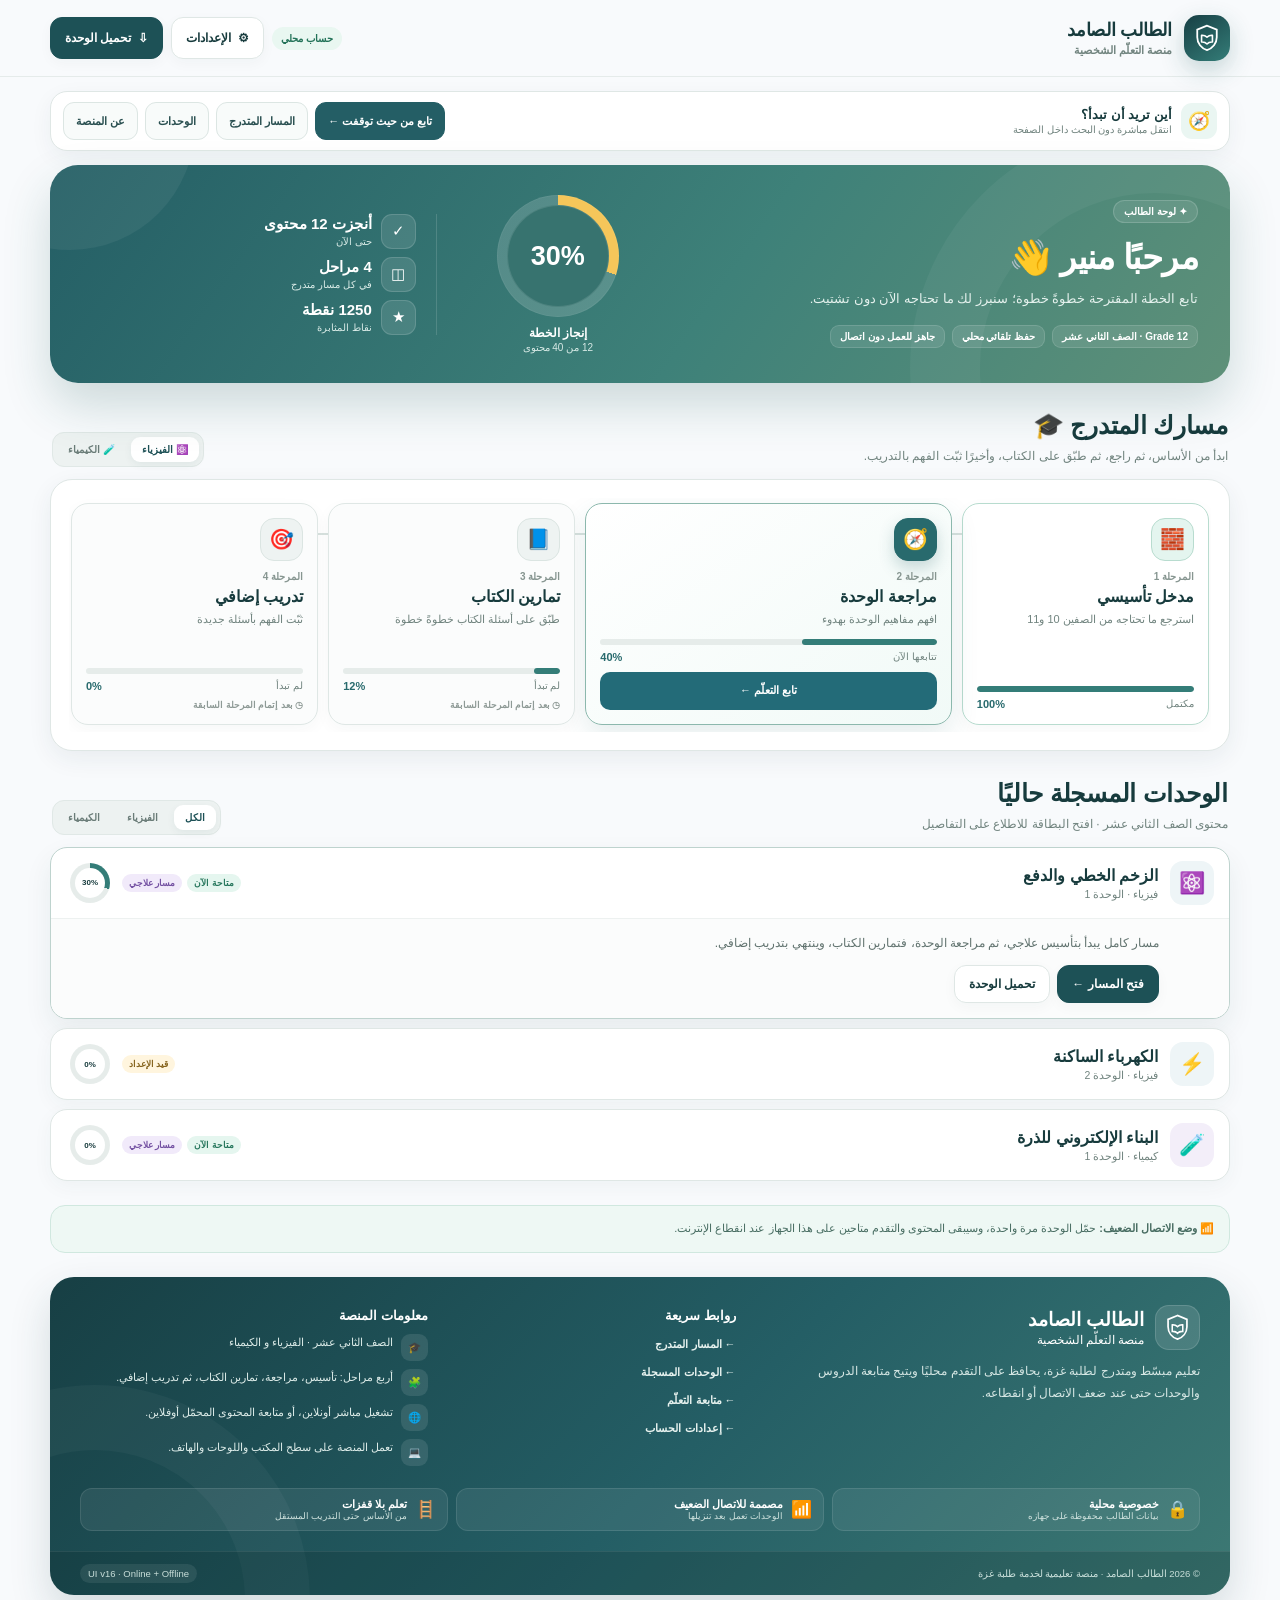
<file: dashboard_component/index.html>
<!doctype html>
<html lang="ar" dir="rtl">
<head>
<meta charset="utf-8">
<meta name="viewport" content="width=device-width,initial-scale=1,viewport-fit=cover">
<meta name="theme-color" content="#245e65">
<title>لوحة الطالب الصامد</title>
<link rel="stylesheet" href="dashboard.css">
<style>
html,body{min-height:0!important;height:auto!important;overflow-x:hidden!important}html{background:#f8fafc}body{margin:0;background:#f8fafc;font-size:14px}.student-header{position:relative!important}.student-header-inner{position:relative}.student-main{padding:0 0 26px!important}.dashboard-shell{display:block}.ui-control,.stage-cta,.quick-access button,.platform-footer button{font-family:inherit}.ui-control:focus-visible,.stage-cta:focus-visible,.quick-access button:focus-visible,.platform-footer button:focus-visible,.module-card summary:focus-visible{outline:3px solid rgba(238,191,80,.55);outline-offset:3px}.menu-wrap{position:relative}.floating-menu{position:absolute;top:50px;left:0;width:280px;background:#fff;border:1px solid #dfe7e5;border-radius:17px;padding:12px;box-shadow:0 18px 46px rgba(23,63,68,.18);z-index:100;display:none}.floating-menu.show{display:block}.floating-menu h3{font-size:14px;margin:0 0 4px}.floating-menu p{font-size:11px;color:#71847f;line-height:1.75;margin:0 0 9px}.floating-menu .ui-control{width:100%;margin-top:6px}.menu-profile{background:#eef8f4;border:1px solid #d0e8df;border-radius:12px;padding:10px;margin-bottom:7px}.menu-profile b{display:block;font-size:13px}.menu-profile small{display:block;font-size:10px;color:#658078;margin-top:2px}.zip-button{width:100%;margin-top:6px}.zip-button[disabled]{opacity:.48;cursor:not-allowed}.quick-access{display:flex;align-items:center;justify-content:space-between;gap:14px;margin:14px auto 0;background:#fff;border:1px solid #dfe7e5;border-radius:17px;padding:10px 12px;box-shadow:0 7px 22px rgba(23,63,68,.055)}.quick-access-copy{display:flex;align-items:center;gap:9px;min-width:0}.quick-access-copy>span{width:36px;height:36px;border-radius:11px;background:#eaf6f2;color:#2c747d;display:grid;place-items:center;font-size:18px}.quick-access-copy b{display:block;font-size:13px}.quick-access-copy small{display:block;font-size:10px;color:#71847f;margin-top:2px}.quick-access-actions{display:flex;gap:7px;overflow-x:auto;scrollbar-width:none}.quick-access-actions::-webkit-scrollbar{display:none}.quick-link{border:1px solid #dce6e3;background:#f8fbfa;color:#294f50;border-radius:11px;min-height:38px;padding:8px 12px;font-size:11px;font-weight:900;white-space:nowrap;cursor:pointer}.quick-link:hover{background:#eaf6f2;border-color:#b8d8cf}.quick-link.primary{background:#245e65;border-color:#245e65;color:#fff}.student-hero{margin-top:14px!important}.hero-welcome h1{font-size:34px!important}.hero-welcome p{font-size:13px!important;line-height:1.9!important}.quick-stat b{font-size:15px!important}.quick-stat small{font-size:10px!important}.section-title h2{font-size:25px!important}.section-title p{font-size:12px!important}.path-panel{padding:18px!important}.stage-card{min-height:178px!important;padding:14px!important}.stage-card.is-active{min-width:250px!important}.stage-card small{font-size:10px!important}.stage-card h3{font-size:16px!important;margin-top:5px!important}.stage-card p{font-size:11px!important;line-height:1.75!important}.stage-meta{font-size:10px!important}.stage-cta{border:0;cursor:pointer;width:100%;font-size:11px!important;min-height:38px!important}.module-card.is-filtered{display:none}.module-copy{min-width:0}.module-copy h3{font-size:16px!important}.module-copy p{font-size:10.5px!important}.module-copy h3,.module-copy p{overflow-wrap:anywhere}.module-body p{font-size:12px!important}.module-actions button{font-family:inherit}.module-note{font-size:11px!important;padding:13px 15px!important}.platform-footer{margin-top:24px;border-radius:24px;overflow:hidden;background:linear-gradient(135deg,#173f44 0%,#245e65 54%,#4b887c 125%);color:#fff;box-shadow:0 18px 42px rgba(23,63,68,.16);position:relative;isolation:isolate}.platform-footer:before{content:"";position:absolute;width:300px;height:300px;border:65px solid rgba(255,255,255,.035);border-radius:50%;left:-170px;bottom:-220px;z-index:-1}.footer-main{display:grid;grid-template-columns:1.25fr .8fr 1fr;gap:30px;padding:28px 30px 22px}.footer-brand-line{display:flex;align-items:center;gap:11px}.footer-mark{width:45px;height:45px;border-radius:14px;display:grid;place-items:center;background:rgba(255,255,255,.12);border:1px solid rgba(255,255,255,.14)}.footer-mark svg{width:29px;height:29px}.footer-brand h2{font-size:19px;margin:0}.footer-brand p{font-size:11.5px;line-height:1.9;color:#d6e7e4;max-width:420px;margin:11px 0 0}.footer-title{font-size:13px;margin:3px 0 11px}.footer-links{display:grid;gap:7px}.footer-link{border:0;background:transparent;color:#e7f2ef;text-align:right;padding:4px 0;font-size:11px;font-weight:800;cursor:pointer;width:max-content}.footer-link:hover{color:#f5c95e}.footer-info{display:grid;gap:8px}.footer-info-row{display:flex;align-items:flex-start;gap:8px;color:#dcebe8;font-size:10.5px;line-height:1.7}.footer-info-row>span:first-child{width:27px;height:27px;flex:0 0 27px;border-radius:9px;display:grid;place-items:center;background:rgba(255,255,255,.1)}.footer-trust{display:grid;grid-template-columns:repeat(3,1fr);gap:8px;padding:0 30px 20px}.trust-item{display:flex;align-items:center;gap:8px;background:rgba(255,255,255,.075);border:1px solid rgba(255,255,255,.1);border-radius:12px;padding:9px 11px}.trust-item span{font-size:17px}.trust-item b{display:block;font-size:10.5px}.trust-item small{display:block;color:#cfe2de;font-size:8.5px;margin-top:1px}.footer-bottom{display:flex;align-items:center;justify-content:space-between;gap:14px;padding:12px 30px;background:rgba(7,31,34,.2);border-top:1px solid rgba(255,255,255,.08);color:#c9dfda;font-size:9.5px}.footer-version{direction:ltr;unicode-bidi:isolate;background:rgba(255,255,255,.08);border-radius:999px;padding:4px 8px}
@media(max-width:930px){.footer-main{grid-template-columns:1fr 1fr}.footer-brand{grid-column:1/-1}.footer-trust{grid-template-columns:1fr}}
@media(max-width:680px){.floating-menu{position:fixed;top:70px;left:10px;right:10px;width:auto}.student-main{padding-bottom:12px!important}.quick-access{display:block;margin-top:10px;padding:10px}.quick-access-copy{margin-bottom:9px}.quick-access-actions{padding-bottom:2px}.student-hero{margin-top:10px!important}.hero-welcome h1{font-size:27px!important}.section-title h2{font-size:23px!important}.path-panel{padding:12px!important}.stage-card{flex-basis:178px!important;min-height:184px!important}.stage-card.is-active{flex-basis:252px!important}.module-note{margin-top:16px}.platform-footer{border-radius:20px;margin-top:18px}.footer-main{grid-template-columns:1fr;gap:22px;padding:23px 18px 18px}.footer-brand{grid-column:auto}.footer-trust{grid-template-columns:1fr;padding:0 18px 17px}.footer-bottom{display:grid;padding:12px 18px;text-align:center;justify-items:center}.footer-links{grid-template-columns:1fr 1fr}.footer-link{width:auto}}
</style>
</head>
<body class="student-ui">
<header class="student-header">
  <div class="ui-container student-header-inner">
    <div class="student-brand">
      <span class="brand-shield" aria-hidden="true"><svg viewBox="0 0 32 32" fill="none"><path d="M16 2.8 5.6 7.1v8.1c0 6.4 4.3 11.7 10.4 13.7 6.1-2 10.4-7.3 10.4-13.7V7.1L16 2.8Z" stroke="#fff" stroke-width="1.9"/><path d="M10.2 13.1c2.3-.2 4.2.5 5.8 2 1.6-1.5 3.5-2.2 5.8-2v7.2c-2.5-.2-4.4.5-5.8 2.1-1.4-1.6-3.3-2.3-5.8-2.1v-7.2Z" stroke="#fff" stroke-width="1.7" stroke-linejoin="round"/></svg></span>
      <span><b>الطالب الصامد</b><small>منصة التعلّم الشخصية</small></span>
    </div>
    <div class="header-actions">
      <span class="net-pill">حساب محلي</span>
      <div class="menu-wrap">
        <button id="settingsBtn" class="ui-control" type="button">⚙ <span>الإعدادات</span></button>
        <div id="settingsMenu" class="floating-menu">
          <div class="menu-profile"><b id="menuName">الطالب</b><small id="menuGrade">الصف الثاني عشر · محفوظ محليًا</small></div>
          <button class="ui-control" type="button" data-action="edit">تعديل الحساب</button>
          <button class="ui-control" type="button" data-action="home">العودة للبداية</button>
        </div>
      </div>
      <div class="menu-wrap">
        <button id="downloadBtn" class="ui-control primary" type="button">⇩ <span>تحميل الوحدة</span></button>
        <div id="downloadMenu" class="floating-menu">
          <h3>التعلّم دون إنترنت</h3><p>حمّل الوحدة مرة واحدة، ثم افتح ملف <bdi dir="ltr">index.html</bdi> عند انقطاع الاتصال.</p>
          <button id="physicsZip" class="ui-control primary zip-button" type="button">⚛️ حزمة الفيزياء ZIP</button>
          <button id="chemistryZip" class="ui-control primary zip-button" type="button">🧪 حزمة الكيمياء ZIP</button>
        </div>
      </div>
    </div>
  </div>
</header>

<nav class="ui-container quick-access" aria-label="وصول سريع">
  <div class="quick-access-copy"><span>🧭</span><div><b>أين تريد أن تبدأ؟</b><small>انتقل مباشرة دون البحث داخل الصفحة</small></div></div>
  <div class="quick-access-actions">
    <button id="continueQuick" class="quick-link primary" type="button">تابع من حيث توقفت ←</button>
    <button class="quick-link" type="button" data-scroll="#learningPath">المسار المتدرج</button>
    <button class="quick-link" type="button" data-scroll="#modulesSection">الوحدات</button>
    <button class="quick-link" type="button" data-scroll="#platformFooter">عن المنصة</button>
  </div>
</nav>

<main class="ui-container student-main dashboard-shell">
  <section class="student-hero" aria-labelledby="welcome">
    <div class="hero-welcome"><span class="hero-label">✦ لوحة الطالب</span><h1 id="welcome">مرحبًا 👋</h1><p>تابع الخطة المقترحة خطوةً خطوة؛ سنبرز لك ما تحتاجه الآن دون تشتيت.</p><div class="hero-grade"><span id="gradeMetric">Grade 12</span><span>حفظ تلقائي محلي</span><span>جاهز للعمل دون اتصال</span></div></div>
    <div class="hero-progress"><div id="heroRing" class="progress-ring-lg" style="--progress:0"><b id="heroPct">0%</b></div><div><strong>إنجاز الخطة</strong><small id="heroProgressMeta">0 من 0 محتوى</small></div></div>
    <div class="hero-quick">
      <div class="quick-stat"><span class="quick-icon">✓</span><span><b id="doneMetric">أنجزت 0 محتوى</b><small>حتى الآن</small></span></div>
      <div class="quick-stat"><span class="quick-icon">◫</span><span><b id="stageMetric">4 مراحل</b><small>في كل مسار متدرج</small></span></div>
      <div class="quick-stat"><span class="quick-icon">★</span><span><b id="xpMetric">0 نقطة</b><small>نقاط المثابرة</small></span></div>
    </div>
  </section>

  <section id="learningPath" class="ui-section" aria-labelledby="pathTitle">
    <div class="section-title"><div><h2 id="pathTitle">مسارك المتدرج 🎓</h2><p>ابدأ من الأساس، ثم راجع، ثم طبّق على الكتاب، وأخيرًا ثبّت الفهم بالتدريب.</p></div><div id="pathFilters" class="path-filters"></div></div>
    <div class="path-panel"><div id="timeline" class="timeline-grid"></div></div>
  </section>

  <section id="modulesSection" class="ui-section" aria-labelledby="modulesTitle">
    <div class="section-title"><div><h2 id="modulesTitle">الوحدات المسجلة حاليًا</h2><p id="modulesSubtitle">محتوى الصف الثاني عشر · افتح البطاقة للاطلاع على التفاصيل</p></div><div class="module-filters"><button class="module-filter active" data-filter="all">الكل</button><button class="module-filter" data-filter="phys">الفيزياء</button><button class="module-filter" data-filter="chem">الكيمياء</button></div></div>
    <div id="moduleList" class="module-list"></div>
  </section>

  <div class="module-note">📶 <b>وضع الاتصال الضعيف:</b> حمّل الوحدة مرة واحدة، وسيبقى المحتوى والتقدم متاحين على هذا الجهاز عند انقطاع الإنترنت.</div>

  <footer id="platformFooter" class="platform-footer" aria-label="معلومات منصة الطالب الصامد">
    <div class="footer-main">
      <section class="footer-brand">
        <div class="footer-brand-line"><span class="footer-mark" aria-hidden="true"><svg viewBox="0 0 32 32" fill="none"><path d="M16 2.8 5.6 7.1v8.1c0 6.4 4.3 11.7 10.4 13.7 6.1-2 10.4-7.3 10.4-13.7V7.1L16 2.8Z" stroke="#fff" stroke-width="1.9"/><path d="M10.2 13.1c2.3-.2 4.2.5 5.8 2 1.6-1.5 3.5-2.2 5.8-2v7.2c-2.5-.2-4.4.5-5.8 2.1-1.4-1.6-3.3-2.3-5.8-2.1v-7.2Z" stroke="#fff" stroke-width="1.7"/></svg></span><div><h2>الطالب الصامد</h2><small>منصة التعلّم الشخصية</small></div></div>
        <p>تعليم مبسّط ومتدرج لطلبة غزة، يحافظ على التقدم محليًا ويتيح متابعة الدروس والوحدات حتى عند ضعف الاتصال أو انقطاعه.</p>
      </section>
      <section><h3 class="footer-title">روابط سريعة</h3><div class="footer-links"><button class="footer-link" type="button" data-scroll="#learningPath">← المسار المتدرج</button><button class="footer-link" type="button" data-scroll="#modulesSection">← الوحدات المسجلة</button><button id="footerContinue" class="footer-link" type="button">← متابعة التعلّم</button><button id="footerSettings" class="footer-link" type="button">← إعدادات الحساب</button></div></section>
      <section><h3 class="footer-title">معلومات المنصة</h3><div class="footer-info"><div class="footer-info-row"><span>🎓</span><span id="footerGrade">الصف الثاني عشر · الفيزياء والكيمياء</span></div><div class="footer-info-row"><span>🧩</span><span>أربع مراحل: تأسيس، مراجعة، تمارين الكتاب، ثم تدريب إضافي.</span></div><div class="footer-info-row"><span>🌐</span><span>تشغيل مباشر أونلاين، أو متابعة المحتوى المحمّل أوفلاين.</span></div><div class="footer-info-row"><span>💻</span><span>تعمل المنصة على سطح المكتب واللوحات والهاتف.</span></div></div></section>
    </div>
    <div class="footer-trust"><div class="trust-item"><span>🔒</span><div><b>خصوصية محلية</b><small>بيانات الطالب محفوظة على جهازه</small></div></div><div class="trust-item"><span>📶</span><div><b>مصممة للاتصال الضعيف</b><small>الوحدات تعمل بعد تنزيلها</small></div></div><div class="trust-item"><span>🪜</span><div><b>تعلم بلا قفزات</b><small>من الأساس حتى التدريب المستقل</small></div></div></div>
    <div class="footer-bottom"><span>© <span id="footerYear">2026</span> الطالب الصامد · منصة تعليمية لخدمة طلبة غزة</span><span class="footer-version">UI v16 · Online + Offline</span></div>
  </footer>
</main>

<script>
const DEMO={name:'منير',grade:12,grade_label:'الثاني عشر',overall_pct:30,done:12,selected_total:40,xp:1250,allowed:['phys','chem'],physics_live:true,chemistry_live:true,stage_progress:{phys:[100,40,12,0],chem:[0,0,0,0]},unit_progress:{phys:30,chem:0}};
let DATA=DEMO,PHYSICS_ZIP='',CHEMISTRY_ZIP='',activeSubject='phys',lastHeight=0,heightFrame=0;
const $=selector=>document.querySelector(selector);
const esc=value=>String(value??'').replace(/[&<>"']/g,ch=>({'&':'&amp;','<':'&lt;','>':'&gt;','"':'&quot;',"'":'&#39;'}[ch]));
const pct=value=>Math.max(0,Math.min(100,Math.round(Number(value)||0)));
function message(type,data={}){window.parent.postMessage(Object.assign({isStreamlitMessage:true,type},data),'*')}
function ready(){message('streamlit:componentReady',{apiVersion:1})}
function setHeight(height){message('streamlit:setFrameHeight',{height})}
function sendAction(action){message('streamlit:setComponentValue',{value:{action,token:String(Date.now())+'-'+Math.random().toString(36).slice(2)},dataType:'json'})}
function measuredContentHeight(){const nodes=[$('.student-header'),$('.quick-access'),$('.student-main')].filter(Boolean);const bottom=nodes.reduce((value,node)=>Math.max(value,node.getBoundingClientRect().bottom),0);return Math.max(640,Math.ceil(bottom+8))}
function syncHeight(){if(heightFrame)cancelAnimationFrame(heightFrame);heightFrame=requestAnimationFrame(()=>{const height=measuredContentHeight();if(Math.abs(height-lastHeight)>=2){lastHeight=height;setHeight(height)}})}
function valuesFor(subject){const raw=(DATA.stage_progress&&DATA.stage_progress[subject])||[0,0,0,0];return [0,1,2,3].map(i=>pct(raw[i]||0))}
function activeIndex(subject){const values=valuesFor(subject),index=values.findIndex(value=>value<100);return index<0?3:index}
function activeAction(){return `${activeSubject}_${activeIndex(activeSubject)}`}
function liveSubjects(){const list=[];if(DATA.physics_live)list.push('phys');if(DATA.chemistry_live)list.push('chem');return list}
function renderMetrics(){const overall=pct(DATA.overall_pct);$('#welcome').textContent='مرحبًا '+(DATA.name||'الطالب')+' 👋';$('#gradeMetric').textContent='Grade '+(DATA.grade||12)+' · الصف '+(DATA.grade_label||'الثاني عشر');$('#heroRing').style.setProperty('--progress',overall);$('#heroPct').textContent=overall+'%';$('#heroProgressMeta').textContent=(DATA.done||0)+' من '+(DATA.selected_total||0)+' محتوى';$('#doneMetric').textContent='أنجزت '+(DATA.done||0)+' محتوى';$('#stageMetric').textContent='4 مراحل';$('#xpMetric').textContent=(DATA.xp||0)+' نقطة';$('#menuName').textContent=DATA.name||'الطالب';$('#menuGrade').textContent='الصف '+(DATA.grade_label||'الثاني عشر')+' · محفوظ محليًا';$('#modulesSubtitle').textContent='محتوى الصف '+(DATA.grade_label||DATA.grade||12)+' · افتح البطاقة للاطلاع على التفاصيل';const subjects=(DATA.allowed||[]).map(value=>value==='phys'?'الفيزياء':'الكيمياء').join(' و ');$('#footerGrade').textContent='الصف '+(DATA.grade_label||'الثاني عشر')+(subjects?' · '+subjects:'');$('#footerYear').textContent=String(new Date().getFullYear())}
function renderFilters(){const subjects=liveSubjects();if(!subjects.includes(activeSubject))activeSubject=subjects[0]||'phys';$('#pathFilters').innerHTML=subjects.map(subject=>`<button class="path-filter ${subject===activeSubject?'active':''}" data-subject="${subject}">${subject==='phys'?'⚛️ الفيزياء':'🧪 الكيمياء'}</button>`).join('')||'<span class="path-filter active">المسار قيد الإعداد</span>';document.querySelectorAll('[data-subject]').forEach(button=>button.onclick=()=>{activeSubject=button.dataset.subject;renderFilters();renderTimeline();wireContinueButtons()})}
function renderTimeline(){const box=$('#timeline');if(!liveSubjects().includes(activeSubject)){box.innerHTML='<article class="stage-card is-active"><span class="stage-node">🛠️</span><h3>المسار قيد الإعداد</h3><p>سيظهر هنا فور إضافة محتوى الصف.</p></article>';syncHeight();return}const titles=['مدخل تأسيسي','مراجعة الوحدة','تمارين الكتاب','تدريب إضافي'];const icons=['🧱','🧭','📘','🎯'];const descriptions=['استرجع ما تحتاجه من الصفين 10 و11','افهم مفاهيم الوحدة بهدوء','طبّق على أسئلة الكتاب خطوةً خطوة','ثبّت الفهم بأسئلة جديدة'];const values=valuesFor(activeSubject),active=activeIndex(activeSubject);box.innerHTML=titles.map((title,index)=>{const done=values[index]>=100,isActive=index===active,locked=index>active;return `<article class="stage-card ${done?'is-done':''} ${isActive?'is-active':''} ${locked?'is-locked':''}"><span class="stage-node">${icons[index]}</span><small>المرحلة ${index+1}</small><h3>${title}</h3><p>${descriptions[index]}</p><div class="stage-progress"><i style="width:${values[index]}%"></i></div><div class="stage-meta"><span>${done?'مكتمل':isActive?'تتابعها الآن':'لم تبدأ'}</span><b>${values[index]}%</b></div>${isActive?`<button class="stage-cta" type="button" data-stage-action="${activeSubject}_${index}">تابع التعلّم ←</button>`:locked?'<span class="stage-lock">◷ بعد إتمام المرحلة السابقة</span>':''}</article>`}).join('');box.querySelectorAll('[data-stage-action]').forEach(button=>button.onclick=()=>sendAction(button.dataset.stageAction));syncHeight()}
function modules(){const out=[];const allowed=Array.isArray(DATA.allowed)?DATA.allowed:[];if(allowed.includes('phys')){out.push({subject:'phys',icon:'⚛️',title:'الزخم الخطي والدفع',progress:pct(DATA.unit_progress&&DATA.unit_progress.phys),ready:!!DATA.physics_live,description:'مسار كامل يبدأ بتأسيس علاجي، ثم مراجعة الوحدة، فتمارين الكتاب، وينتهي بتدريب إضافي.'});out.push({subject:'phys',icon:'⚡',title:'الكهرباء الساكنة',progress:0,ready:false,description:'القوة الكهربائية والمجال والجهد؛ ستضاف وفق المسار المتدرج نفسه.'})}if(allowed.includes('chem'))out.push({subject:'chem',icon:'🧪',title:'البناء الإلكتروني للذرة',progress:pct(DATA.unit_progress&&DATA.unit_progress.chem),ready:!!DATA.chemistry_live,description:'مسار الذرة والتركيب الإلكتروني مع تأسيس من السنوات السابقة ومراجعة وتمارين كتاب وتدريب.'});return out}
function renderModules(){const items=modules();$('#moduleList').innerHTML=items.map((item,index)=>{const tags=item.ready?'<span class="ui-tag ready">متاحة الآن</span><span class="ui-tag review">مسار علاجي</span>':'<span class="ui-tag soon">قيد الإعداد</span>';const action=item.ready?`${item.subject}_${activeIndex(item.subject)}`:'';return `<details class="module-card ${item.subject==='chem'?'chemistry':''}" data-module-subject="${item.subject}" ${index===0?'open':''}><summary><span class="module-icon">${item.icon}</span><span class="module-copy"><h3>${esc(item.title)}</h3><p>${item.subject==='phys'?'فيزياء':'كيمياء'} · الوحدة ${index===1?2:1}</p></span><span class="module-tags">${tags}</span><span class="mini-ring" style="--progress:${item.progress}"><b>${item.progress}%</b></span></summary><div class="module-body"><p>${esc(item.description)}</p><div class="module-actions">${item.ready?`<button class="ui-control primary" type="button" data-open-action="${action}">فتح المسار ←</button><button class="ui-control" type="button" data-zip-subject="${item.subject}">تحميل الوحدة</button>`:'<button class="ui-control" type="button" disabled>ستتاح قريبًا</button>'}</div></div></details>`}).join('')||'<div class="module-note">لا توجد وحدات مسجلة لهذا الصف بعد.</div>';document.querySelectorAll('[data-open-action]').forEach(button=>button.onclick=()=>sendAction(button.dataset.openAction));document.querySelectorAll('[data-zip-subject]').forEach(button=>button.onclick=()=>downloadZip(button.dataset.zipSubject));document.querySelectorAll('details').forEach(details=>details.addEventListener('toggle',syncHeight));applyModuleFilter();syncHeight()}
function applyModuleFilter(){const active=$('.module-filter.active');const filter=active?active.dataset.filter:'all';document.querySelectorAll('[data-module-subject]').forEach(card=>card.classList.toggle('is-filtered',filter!=='all'&&card.dataset.moduleSubject!==filter));syncHeight()}
function base64Bytes(value){const binary=atob(value),bytes=new Uint8Array(binary.length);for(let i=0;i<binary.length;i++)bytes[i]=binary.charCodeAt(i);return bytes}
function downloadZip(subject){const value=subject==='phys'?PHYSICS_ZIP:CHEMISTRY_ZIP;if(!value)return;const filename=subject==='phys'?'physics12_unit1_complete_offline.zip':'chemistry12_unit1_complete_offline.zip';const url=URL.createObjectURL(new Blob([base64Bytes(value)],{type:'application/zip'}));const link=document.createElement('a');link.href=url;link.download=filename;document.body.appendChild(link);link.click();link.remove();setTimeout(()=>URL.revokeObjectURL(url),1000)}
function dashboardParentContext(){try{const doc=window.parent.document;const scroller=doc.querySelector('section[data-testid="stMain"]')||doc.querySelector('[data-testid="stAppViewContainer"]')||doc.scrollingElement;return{doc,scroller}}catch(error){return null}}
function scrollToSection(selector){const target=$(selector);if(!target)return;try{const ctx=dashboardParentContext(),frame=window.frameElement;if(!ctx||!frame)throw new Error('no parent scroller');const sc=ctx.scroller,fr=frame.getBoundingClientRect(),tr=target.getBoundingClientRect();if(sc&&sc!==ctx.doc.scrollingElement&&sc!==ctx.doc.documentElement&&sc!==ctx.doc.body){const sr=sc.getBoundingClientRect();sc.scrollTo({top:sc.scrollTop+fr.top-sr.top+tr.top-14,behavior:'smooth'})}else{const current=window.parent.scrollY||(ctx.doc.scrollingElement?ctx.doc.scrollingElement.scrollTop:0)||0;window.parent.scrollTo({top:current+fr.top+tr.top-14,behavior:'smooth'})}}catch(error){target.scrollIntoView({behavior:'smooth',block:'start'})}}
function wireContinueButtons(){const action=activeAction();$('#continueQuick').onclick=()=>sendAction(action);$('#footerContinue').onclick=()=>sendAction(action)}
function render(){renderMetrics();renderFilters();renderTimeline();renderModules();wireContinueButtons();$('#physicsZip').disabled=!PHYSICS_ZIP||!DATA.physics_live;$('#chemistryZip').disabled=!CHEMISTRY_ZIP||!DATA.chemistry_live;syncHeight()}
function toggleMenu(id){const target=$('#'+id);document.querySelectorAll('.floating-menu').forEach(menu=>{if(menu!==target)menu.classList.remove('show')});target.classList.toggle('show');syncHeight()}
$('#settingsBtn').onclick=event=>{event.stopPropagation();toggleMenu('settingsMenu')};$('#downloadBtn').onclick=event=>{event.stopPropagation();toggleMenu('downloadMenu')};$('#physicsZip').onclick=()=>downloadZip('phys');$('#chemistryZip').onclick=()=>downloadZip('chem');$('#footerSettings').onclick=()=>sendAction('edit');document.querySelectorAll('[data-action]').forEach(button=>button.onclick=()=>sendAction(button.dataset.action));document.querySelectorAll('[data-scroll]').forEach(button=>button.onclick=()=>scrollToSection(button.dataset.scroll));document.querySelectorAll('.module-filter').forEach(button=>button.onclick=()=>{document.querySelectorAll('.module-filter').forEach(item=>item.classList.toggle('active',item===button));applyModuleFilter()});document.addEventListener('click',event=>{if(!event.target.closest('.menu-wrap'))document.querySelectorAll('.floating-menu').forEach(menu=>menu.classList.remove('show'))});
window.addEventListener('message',event=>{if(!event.data||event.data.type!=='streamlit:render')return;const args=event.data.args||{};DATA=Object.assign({},DEMO,args.data||{});PHYSICS_ZIP=args.physics_zip||'';CHEMISTRY_ZIP=args.chemistry_zip||'';render()});window.addEventListener('resize',syncHeight);const sizeObserver=new ResizeObserver(syncHeight);sizeObserver.observe($('.student-header'));sizeObserver.observe($('.quick-access'));sizeObserver.observe($('.student-main'));if(document.fonts&&document.fonts.ready)document.fonts.ready.then(syncHeight);ready();render();
</script>
</body>
</html>
</file>
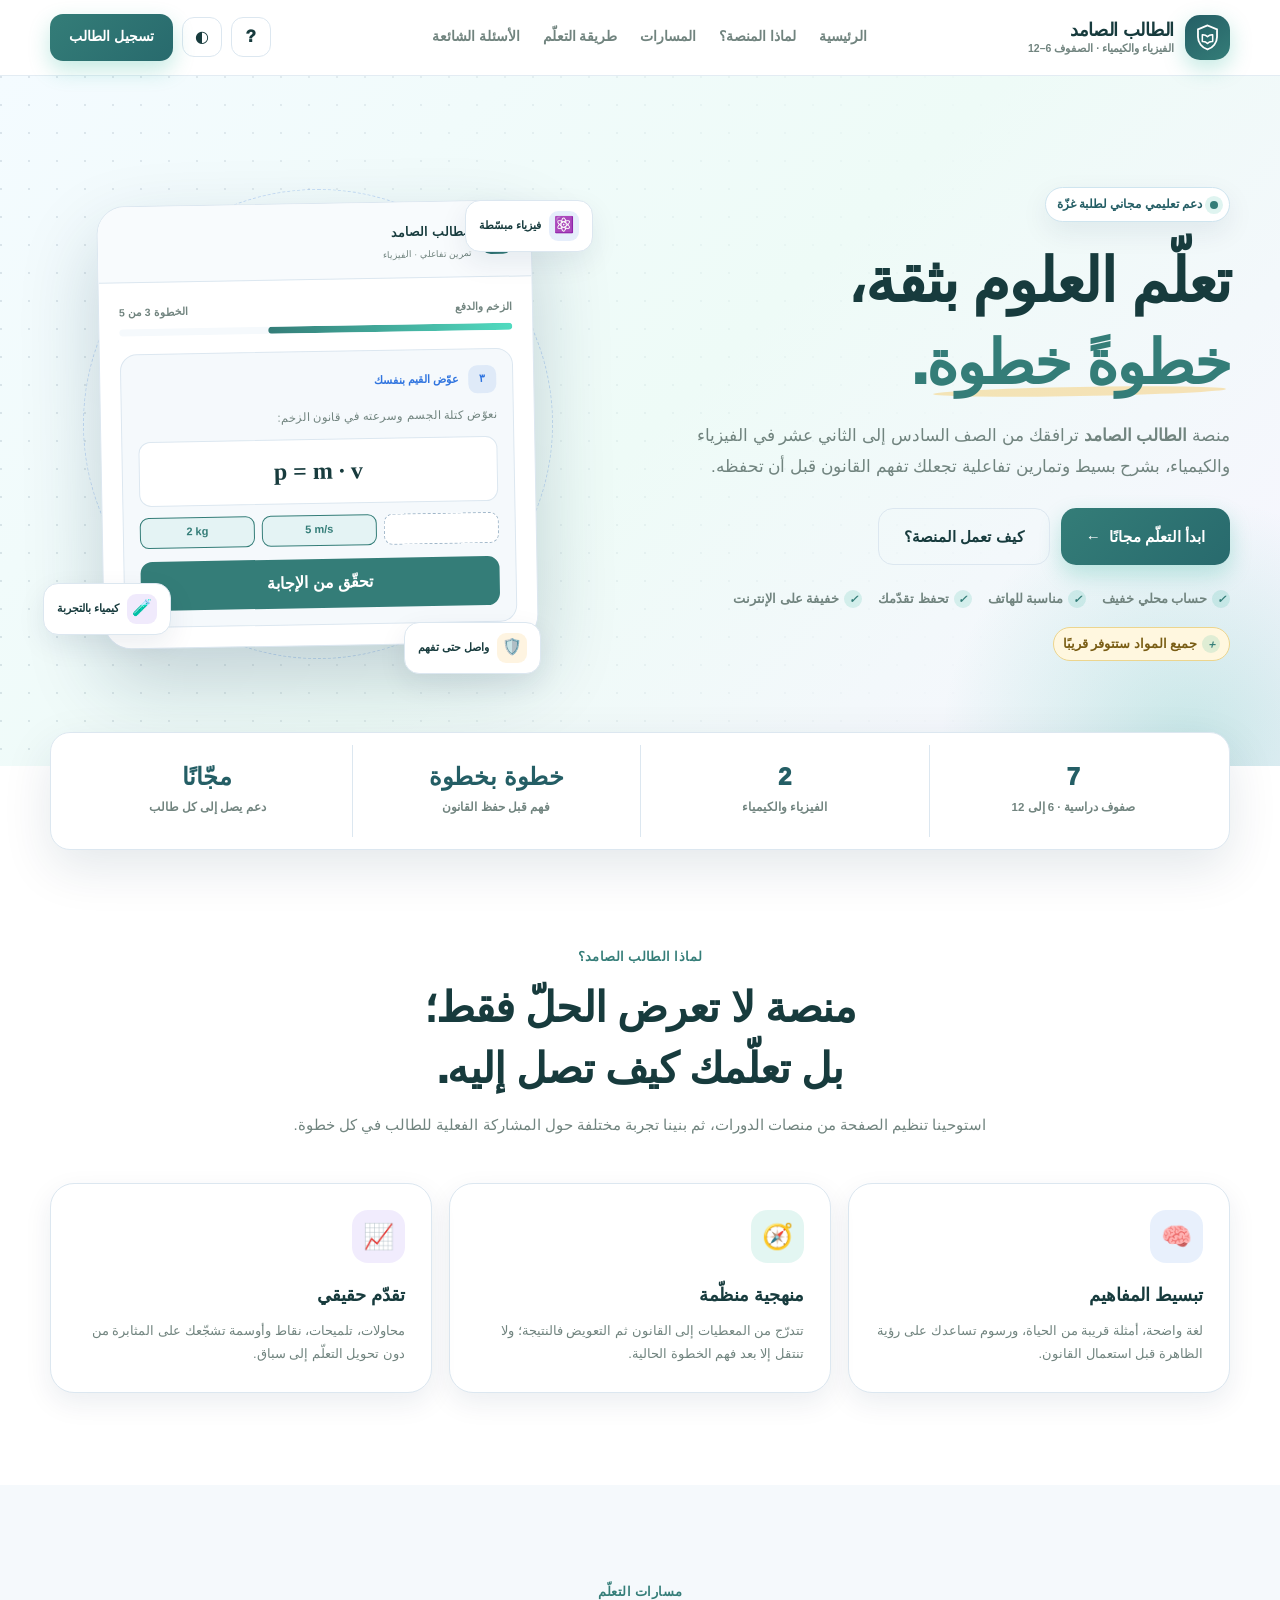
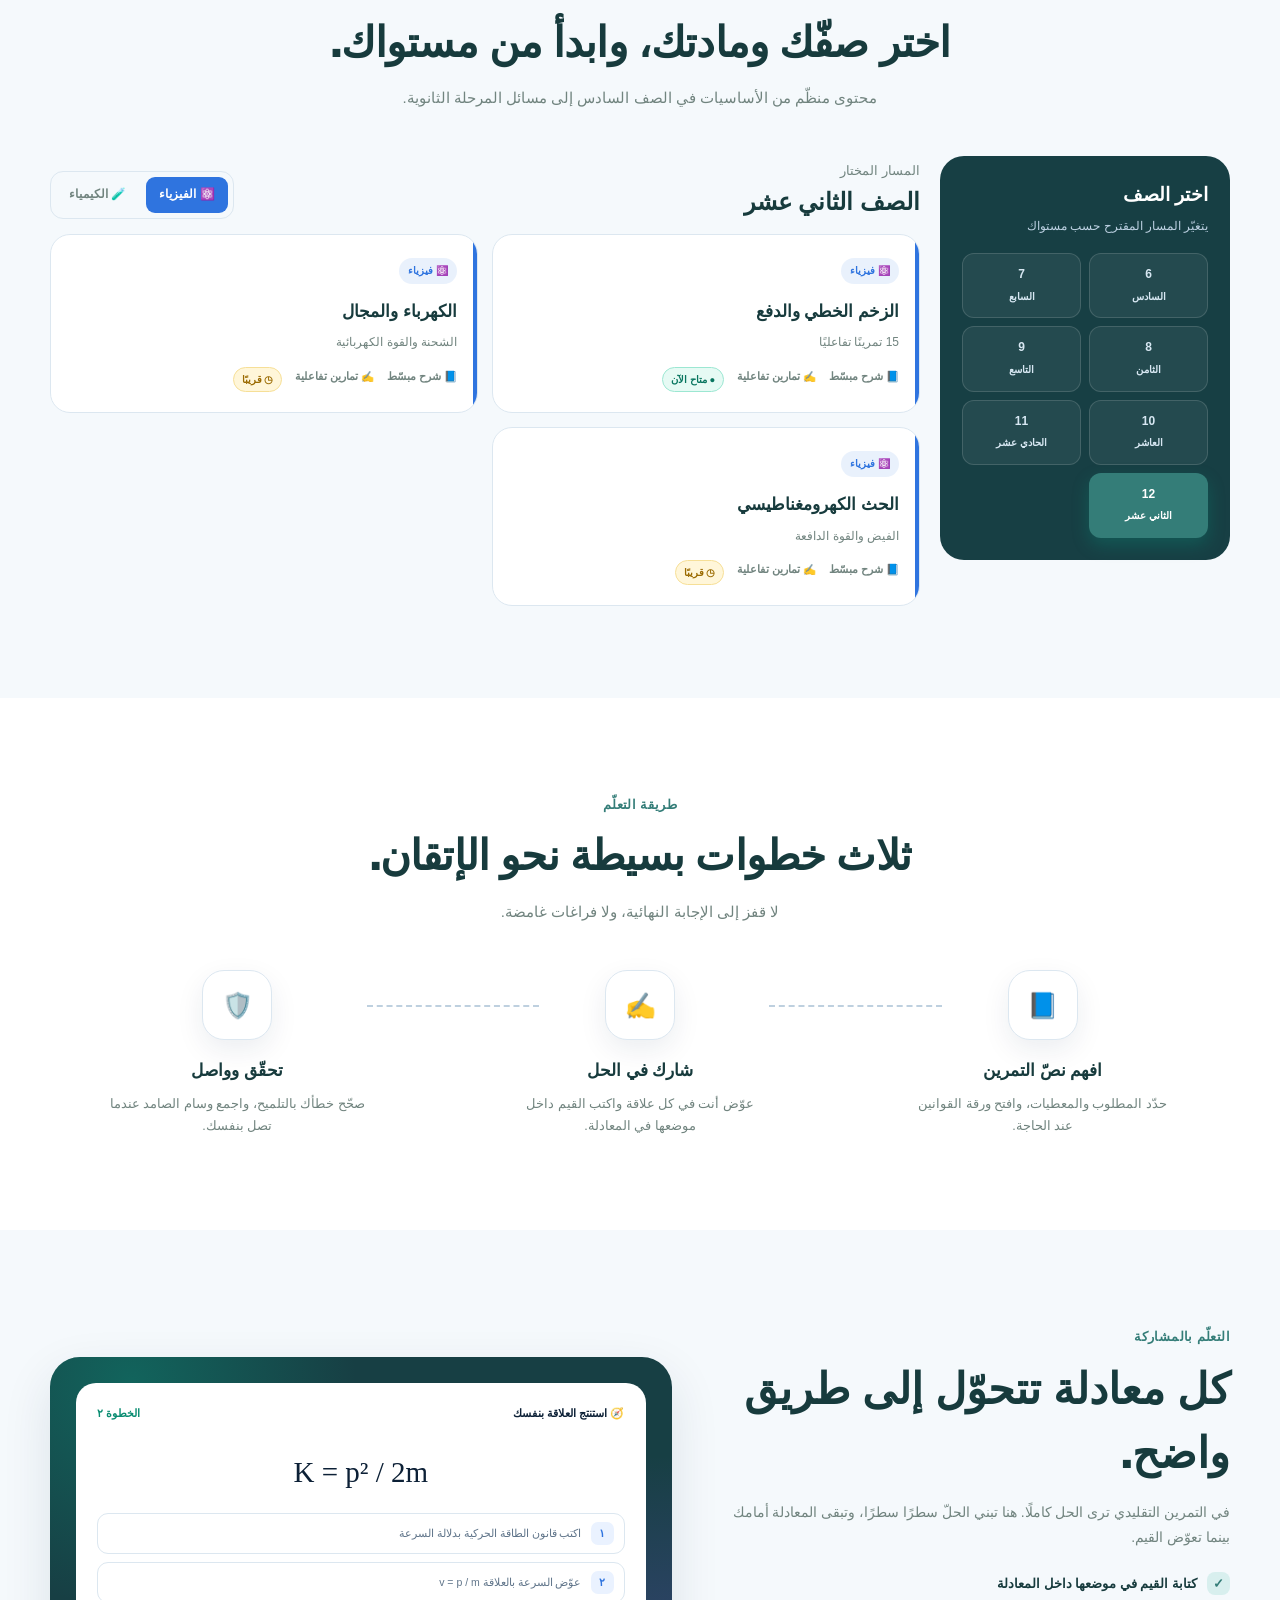
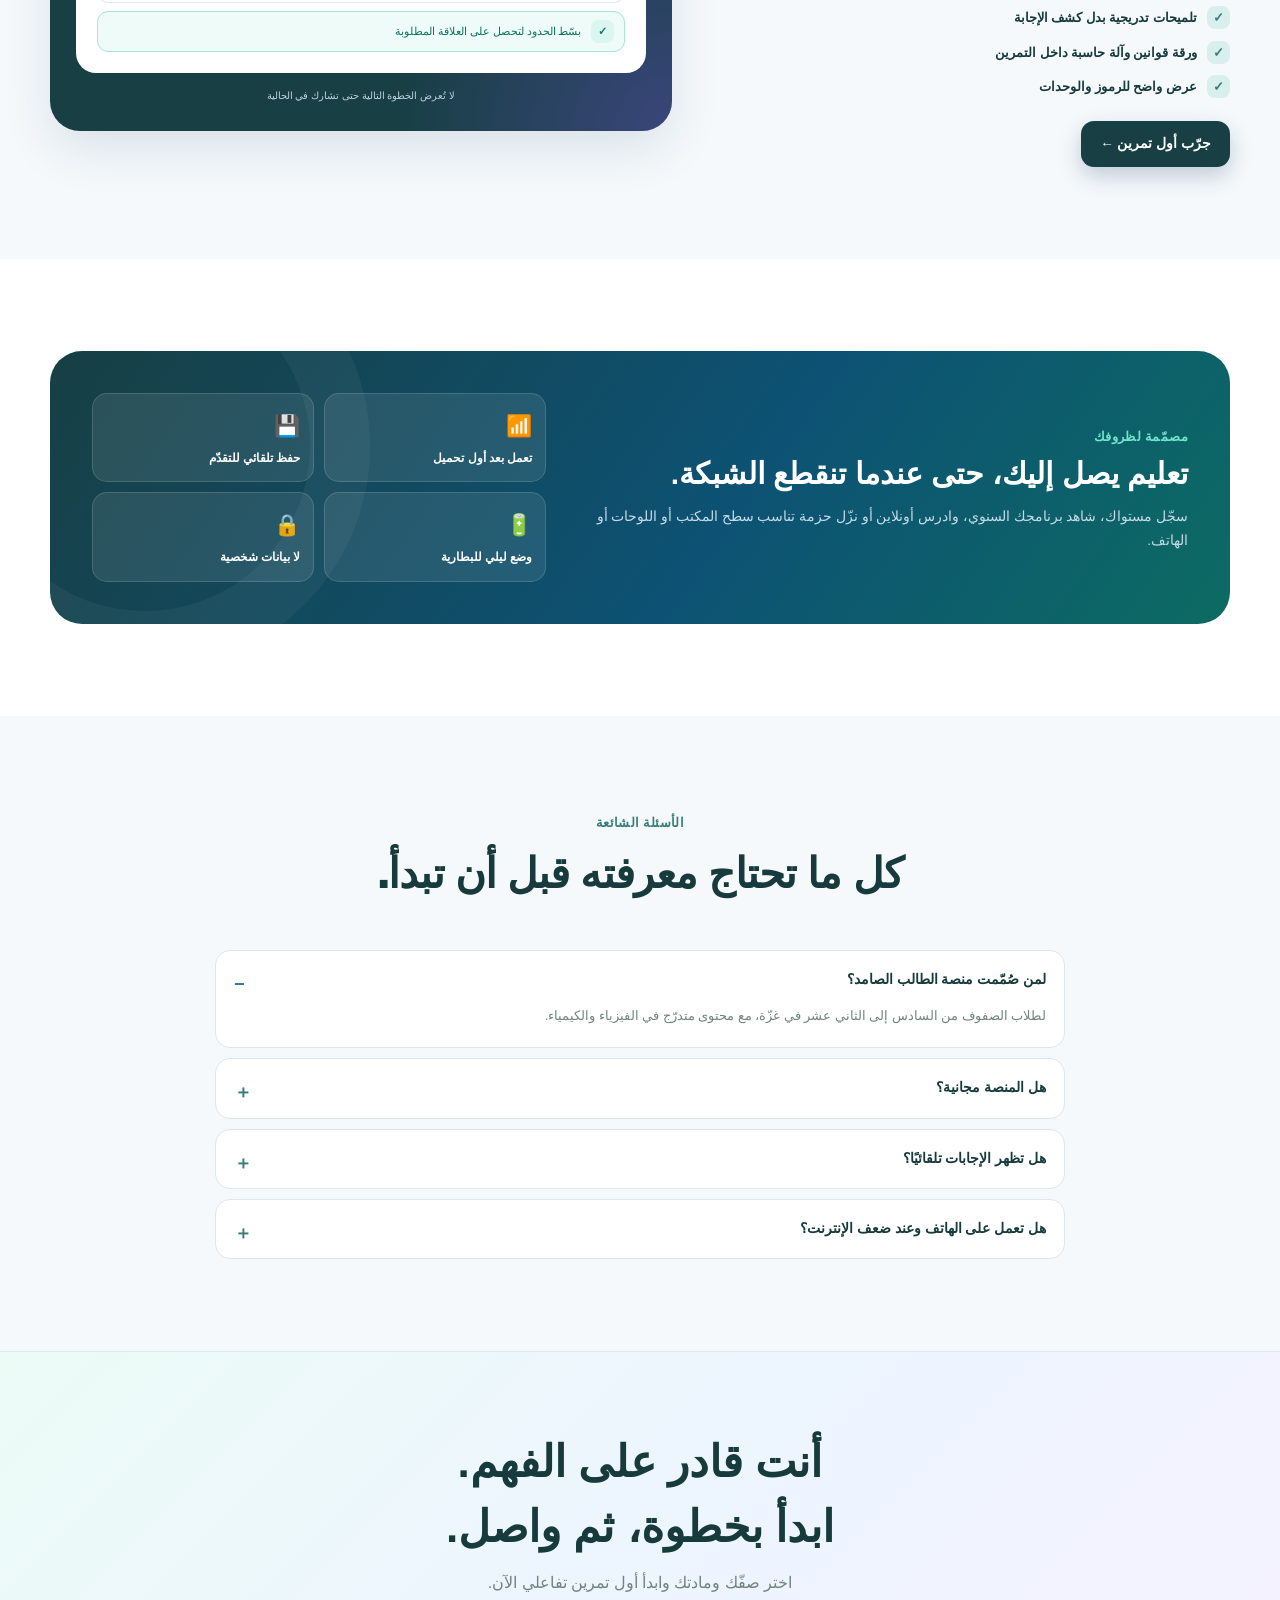
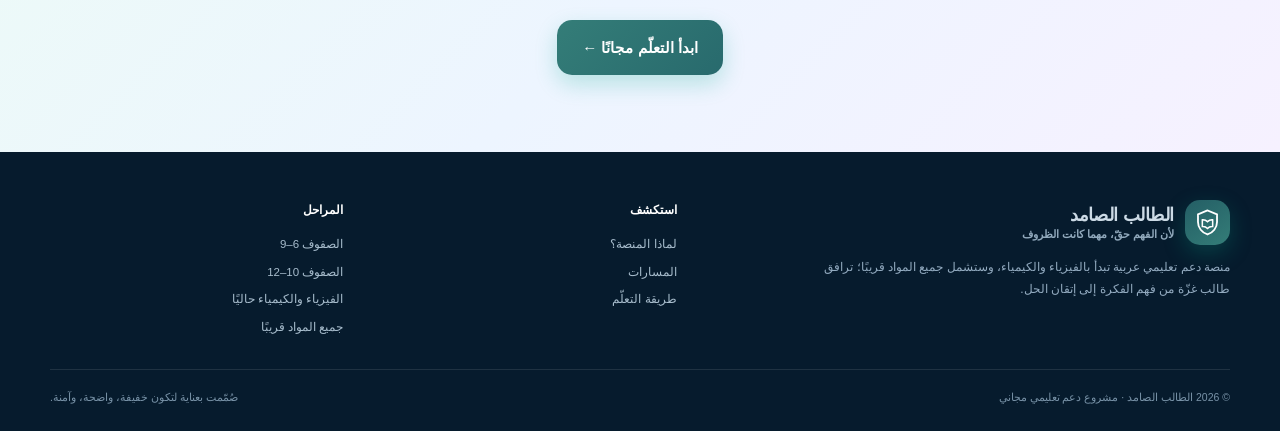
<file: landing_component/index.html>
<!doctype html>
<html lang="ar" dir="rtl" data-theme="light">
<head>
<meta charset="utf-8" />
<meta name="viewport" content="width=device-width,initial-scale=1,viewport-fit=cover" />
<meta name="theme-color" content="#245e65" />
<title>الطالب الصامد | الفيزياء والكيمياء للصفوف 6–12</title>
<style>
:root{
  --navy:#173f44;--navy2:#245e65;--ink:#173b3d;--muted:#71847f;
  --line:#dce7f0;--paper:#ffffff;--soft:#f5f9fc;--sky:#2f74df;
  --teal:#347d78;--teal2:#286a6d;--violet:#8460b8;--amber:#f5c65a;
  --physics:#2f74df;--chemistry:#8154e9;--danger:#e65555;
  --shadow:0 18px 50px rgba(8,44,76,.11);--shadow-sm:0 10px 28px rgba(8,44,76,.08);
  --radius:24px;--radius-sm:17px;--max:1180px;
}
html[data-theme="dark"]{
  --ink:#eef7ff;--muted:#9db2c7;--line:#213e58;--paper:#0e2438;--soft:#0a1b2b;
  --navy:#061b2d;--navy2:#0a2e4d;--shadow:0 20px 55px rgba(0,0,0,.28);
  --shadow-sm:0 10px 28px rgba(0,0,0,.22);
}
*{box-sizing:border-box}
html{scroll-behavior:smooth;scroll-padding-top:90px}
body{margin:0;background:var(--paper);color:var(--ink);font-family:"Noto Sans Arabic","Segoe UI",Tahoma,Arial,sans-serif;line-height:1.8;-webkit-font-smoothing:antialiased;overflow-x:hidden}
a{text-decoration:none;color:inherit}button{font:inherit}.container{width:min(var(--max),calc(100% - 36px));margin-inline:auto}.section{padding:92px 0}.section.soft{background:var(--soft)}

/* top navigation */
.nav-shell{height:76px;position:sticky;top:0;z-index:50;background:color-mix(in srgb,var(--paper) 88%,transparent);backdrop-filter:blur(15px);border-bottom:1px solid color-mix(in srgb,var(--line) 78%,transparent)}
.nav{height:100%;display:flex;align-items:center;gap:24px}.logo{display:flex;align-items:center;gap:11px;min-width:max-content}.logo-mark{width:45px;height:45px;border-radius:15px;display:grid;place-items:center;background:linear-gradient(145deg,var(--navy2),var(--teal));box-shadow:0 8px 22px rgba(8,169,138,.25)}.logo-mark svg{width:29px;height:29px}.logo-text b{display:block;font-size:18px;line-height:1.25;font-weight:900;letter-spacing:-.3px}.logo-text small{display:block;color:var(--muted);font-size:10.5px;line-height:1.4;font-weight:700}.nav-links{display:flex;gap:23px;margin-inline:auto}.nav-links a{font-size:13.5px;color:var(--muted);font-weight:800;position:relative}.nav-links a:after{content:"";position:absolute;right:0;left:100%;bottom:-7px;height:2px;background:var(--teal);transition:.2s}.nav-links a:hover{color:var(--ink)}.nav-links a:hover:after{left:0}.nav-actions{display:flex;align-items:center;gap:9px}.round-btn{width:40px;height:40px;border-radius:12px;border:1px solid var(--line);background:var(--paper);color:var(--ink);cursor:pointer;display:grid;place-items:center}.menu-btn{display:none}.btn{display:inline-flex;align-items:center;justify-content:center;gap:8px;border:0;border-radius:13px;padding:11px 19px;font-size:13.5px;font-weight:900;cursor:pointer;transition:transform .18s,box-shadow .18s,background .18s}.btn:hover{transform:translateY(-2px)}.btn.primary{background:linear-gradient(135deg,var(--teal),var(--teal2));color:white;box-shadow:0 9px 22px rgba(8,169,138,.24)}.btn.dark{background:var(--navy);color:#fff;box-shadow:0 9px 22px rgba(8,44,76,.22)}.btn.outline{background:transparent;border:1px solid var(--line);color:var(--ink)}.btn.large{padding:14px 25px;border-radius:15px;font-size:15px}

/* hero */
.hero{position:relative;min-height:690px;display:flex;align-items:center;padding:72px 0 66px;isolation:isolate;background:linear-gradient(135deg,#f4fbff 0%,#eefbf7 51%,#f8f5ff 100%);overflow:hidden}.hero:before{content:"";position:absolute;inset:0;z-index:-2;background-image:radial-gradient(circle at 1px 1px,rgba(8,44,76,.11) 1px,transparent 0);background-size:28px 28px;mask-image:linear-gradient(90deg,#000,transparent 82%)}.hero:after{content:"";position:absolute;width:520px;height:520px;border-radius:50%;inset:auto -170px -240px auto;z-index:-1;background:radial-gradient(circle,rgba(8,169,138,.20),rgba(8,169,138,0) 68%)}html[data-theme="dark"] .hero{background:linear-gradient(135deg,#071d30,#0a2939 54%,#161d3d)}.hero-grid{display:grid;grid-template-columns:1.04fr .96fr;gap:65px;align-items:center}.eyebrow{display:inline-flex;align-items:center;gap:8px;padding:6px 11px;border-radius:999px;background:#fff;border:1px solid #cfe5ef;color:var(--navy2);font-size:12px;font-weight:900;box-shadow:var(--shadow-sm)}html[data-theme="dark"] .eyebrow{background:var(--paper);border-color:var(--line);color:#7edfc9}.live-dot{width:8px;height:8px;border-radius:50%;background:var(--teal);box-shadow:0 0 0 5px rgba(8,169,138,.13)}.hero h1{margin:19px 0 16px;font-size:clamp(37px,5vw,61px);line-height:1.34;letter-spacing:-1.9px;font-weight:950}.hero h1 span{color:var(--teal);position:relative;white-space:nowrap}.hero h1 span:after{content:"";position:absolute;right:1%;bottom:1px;width:92%;height:9px;background:var(--amber);opacity:.43;border-radius:100%;z-index:-1;transform:rotate(-1deg)}.hero-copy>p{font-size:17px;color:var(--muted);max-width:590px;margin:0 0 26px}.hero-actions{display:flex;gap:11px;flex-wrap:wrap}.mini-trust{display:flex;gap:16px;flex-wrap:wrap;margin-top:23px;color:var(--muted);font-size:12.5px;font-weight:750}.mini-trust span{display:flex;align-items:center;gap:5px}.check{width:18px;height:18px;border-radius:50%;display:inline-grid;place-items:center;background:rgba(8,169,138,.13);color:var(--teal);font-size:11px;font-weight:900}

/* hero product visual */
.visual{position:relative;min-height:505px;display:grid;place-items:center}.orbit{position:absolute;width:470px;height:470px;border-radius:50%;border:1px dashed rgba(47,116,223,.23);animation:spin 45s linear infinite}.orbit.o2{width:370px;height:370px;border-color:rgba(129,84,233,.22);animation-direction:reverse;animation-duration:33s}.orb{position:absolute;width:14px;height:14px;border-radius:50%;background:var(--physics);box-shadow:0 0 0 8px rgba(47,116,223,.1)}.orbit .orb{top:35px;right:83px}.orbit.o2 .orb{top:auto;right:auto;bottom:22px;left:95px;background:var(--chemistry);box-shadow:0 0 0 8px rgba(129,84,233,.1)}@keyframes spin{to{transform:rotate(360deg)}}.app-card{position:relative;z-index:3;width:min(435px,92%);background:var(--paper);border:1px solid var(--line);border-radius:28px;box-shadow:0 34px 80px rgba(8,44,76,.2);overflow:hidden;transform:rotate(-1deg)}.app-top{display:flex;align-items:center;gap:9px;padding:15px 18px;border-bottom:1px solid var(--line);background:color-mix(in srgb,var(--soft) 74%,var(--paper))}.app-logo{width:32px;height:32px;border-radius:10px;background:linear-gradient(135deg,var(--navy2),var(--teal));display:grid;place-items:center;color:#fff;font-size:16px}.app-top b{font-size:12.5px;line-height:1.3}.app-top small{font-size:9px;color:var(--muted);display:block}.app-body{padding:20px}.app-label{display:flex;justify-content:space-between;gap:10px;color:var(--muted);font-size:10.5px;font-weight:800}.progress{height:7px;border-radius:100px;background:var(--soft);margin:7px 0 18px;overflow:hidden}.progress i{display:block;width:62%;height:100%;border-radius:inherit;background:linear-gradient(90deg,var(--teal),#51dbc0)}.exercise{border:1px solid var(--line);background:var(--soft);border-radius:17px;padding:16px}.exercise-title{display:flex;align-items:center;gap:9px;font-size:11px;color:var(--physics);font-weight:900}.ex-number{width:28px;height:28px;border-radius:9px;background:rgba(47,116,223,.11);display:grid;place-items:center}.exercise p{font-size:11.5px;color:var(--muted);margin:11px 0}.formula{direction:ltr;text-align:center;font-family:Georgia,"Times New Roman",serif;font-size:24px;font-weight:700;color:var(--ink);background:var(--paper);border:1px solid var(--line);border-radius:12px;padding:10px}.slots{display:flex;direction:ltr;gap:7px;margin-top:11px}.slot{height:31px;flex:1;border:1.5px dashed #9eb5c8;border-radius:9px;background:var(--paper)}.slot.filled{display:grid;place-items:center;border-style:solid;border-color:var(--teal);color:var(--teal);font-size:11px;font-weight:900;background:rgba(8,169,138,.07)}.app-next{width:100%;border:0;border-radius:12px;background:var(--teal);color:#fff;font-weight:900;padding:10px;margin-top:13px}.float-card{position:absolute;z-index:4;background:var(--paper);border:1px solid var(--line);border-radius:15px;box-shadow:var(--shadow-sm);padding:10px 13px;font-size:11px;font-weight:900;display:flex;align-items:center;gap:8px}.float-card span{width:30px;height:30px;border-radius:9px;display:grid;place-items:center;font-size:16px}.fc1{top:28px;right:-8px;animation:float 4.3s ease-in-out infinite}.fc1 span{background:rgba(47,116,223,.12)}.fc2{bottom:42px;left:-7px;animation:float 5.2s ease-in-out infinite reverse}.fc2 span{background:rgba(129,84,233,.12)}.fc3{bottom:3px;right:44px;animation:float 4.8s ease-in-out infinite}.fc3 span{background:rgba(246,187,66,.16)}@keyframes float{50%{transform:translateY(-9px)}}

/* stats */
.stats-wrap{position:relative;margin-top:-34px;z-index:8}.stats{display:grid;grid-template-columns:repeat(4,1fr);background:var(--paper);border:1px solid var(--line);border-radius:20px;box-shadow:var(--shadow);padding:12px}.stat{padding:16px;text-align:center;border-left:1px solid var(--line)}.stat:last-child{border-left:0}.stat b{display:block;font-size:24px;line-height:1.3;color:var(--navy2);font-weight:950}html[data-theme="dark"] .stat b{color:#79ddc8}.stat small{font-size:11.5px;color:var(--muted);font-weight:750}

/* shared section */
.section-head{max-width:710px;margin:0 auto 45px;text-align:center}.kicker{color:var(--teal);font-size:12.5px;font-weight:950;letter-spacing:.4px}.section-head h2{font-size:clamp(27px,3.3vw,42px);line-height:1.45;letter-spacing:-.8px;margin:7px 0 11px;font-weight:950}.section-head p{margin:0;color:var(--muted);font-size:15px}.feature-grid{display:grid;grid-template-columns:repeat(3,1fr);gap:17px}.feature{background:var(--paper);border:1px solid var(--line);border-radius:var(--radius);padding:26px;box-shadow:var(--shadow-sm);transition:.22s}.feature:hover{transform:translateY(-6px);box-shadow:var(--shadow)}.feature-icon{width:53px;height:53px;border-radius:16px;display:grid;place-items:center;font-size:25px;margin-bottom:16px}.feature:nth-child(1) .feature-icon{background:rgba(47,116,223,.11)}.feature:nth-child(2) .feature-icon{background:rgba(8,169,138,.11)}.feature:nth-child(3) .feature-icon{background:rgba(129,84,233,.11)}.feature h3{font-size:18px;margin:0 0 8px;font-weight:900}.feature p{font-size:13px;color:var(--muted);margin:0}

/* learning paths */
.path-shell{display:grid;grid-template-columns:290px 1fr;gap:20px;align-items:start}.grade-panel{background:var(--navy);border-radius:var(--radius);padding:22px;color:#fff;position:sticky;top:96px}.grade-panel h3{margin:0 0 3px;font-size:19px}.grade-panel>p{font-size:11.5px;color:#bed2e3;margin:0 0 17px}.grade-list{display:grid;grid-template-columns:1fr 1fr;gap:8px}.grade-btn{border:1px solid rgba(255,255,255,.14);background:rgba(255,255,255,.06);color:#d7e7f2;border-radius:12px;padding:10px 6px;cursor:pointer;font-weight:900;font-size:12px}.grade-btn.active{background:var(--teal);color:#fff;border-color:transparent;box-shadow:0 7px 17px rgba(8,169,138,.25)}.path-main{min-width:0}.path-top{display:flex;justify-content:space-between;align-items:end;gap:15px;margin-bottom:15px}.path-top h3{font-size:24px;margin:0;line-height:1.4}.path-top small{color:var(--muted)}.subject-tabs{display:flex;gap:7px;background:var(--soft);border:1px solid var(--line);padding:5px;border-radius:13px}.subject-tab{border:0;border-radius:9px;background:transparent;color:var(--muted);padding:7px 13px;font-weight:900;cursor:pointer;font-size:12px}.subject-tab.active[data-sub="physics"]{background:var(--physics);color:white}.subject-tab.active[data-sub="chemistry"]{background:var(--chemistry);color:white}.course-grid{display:grid;grid-template-columns:1fr 1fr;gap:14px}.course-card{background:var(--paper);border:1px solid var(--line);border-radius:20px;padding:20px;position:relative;overflow:hidden;min-height:176px;transition:.2s}.course-card:before{content:"";position:absolute;right:0;top:0;bottom:0;width:4px;background:var(--physics)}.course-card.chem:before{background:var(--chemistry)}.course-card:hover{transform:translateY(-4px);box-shadow:var(--shadow-sm)}.course-hit{position:absolute;inset:0;z-index:8;border-radius:inherit;cursor:pointer}.course-hit:focus{outline:3px solid var(--teal);outline-offset:3px}.course-label{display:inline-block;font-size:10px;font-weight:900;padding:4px 9px;border-radius:999px;color:var(--physics);background:rgba(47,116,223,.1)}.course-card.chem .course-label{color:var(--chemistry);background:rgba(129,84,233,.1)}.course-card h4{margin:13px 0 5px;font-size:17px;font-weight:900}.course-card p{font-size:12px;color:var(--muted);margin:0 0 13px}.course-meta{display:flex;gap:13px;color:var(--muted);font-size:10.5px;font-weight:800}.soon{display:inline-flex;align-items:center;gap:5px;color:#9a6a00;background:#fff6d9;border:1px solid #f6df97;border-radius:99px;padding:3px 8px;font-size:9.5px;font-weight:900}.available{color:#08755f;background:#e6faf4;border-color:#9ce7d2}

/* how it works */
.steps{display:grid;grid-template-columns:repeat(3,1fr);gap:28px;counter-reset:step}.step{text-align:center;position:relative}.step:not(:last-child):after{content:"";position:absolute;top:35px;left:-23%;width:46%;border-top:2px dashed #bed0df}.step-num{width:70px;height:70px;border-radius:22px;display:grid;place-items:center;margin:0 auto 16px;background:var(--paper);border:1px solid var(--line);box-shadow:var(--shadow-sm);font-size:25px}.step b{display:block;font-size:17px;font-weight:900;margin-bottom:6px}.step p{margin:0 auto;color:var(--muted);font-size:12.5px;max-width:260px}

/* interactive preview */
.practice{display:grid;grid-template-columns:.9fr 1.1fr;gap:50px;align-items:center}.practice-copy h2{font-size:clamp(28px,3.4vw,43px);line-height:1.48;margin:8px 0 13px;font-weight:950}.practice-copy p{color:var(--muted);font-size:14px}.list{display:grid;gap:11px;margin:22px 0}.list-item{display:flex;align-items:flex-start;gap:10px;font-size:13px;font-weight:800}.list-item i{flex:0 0 23px;width:23px;height:23px;border-radius:8px;background:rgba(8,169,138,.12);color:var(--teal);display:grid;place-items:center;font-style:normal}.board{background:var(--navy);border-radius:30px;padding:26px;box-shadow:var(--shadow);position:relative;overflow:hidden;color:#fff}.board:before{content:"";position:absolute;inset:0;background:radial-gradient(circle at 13% 7%,rgba(8,169,138,.35),transparent 35%),radial-gradient(circle at 100% 100%,rgba(129,84,233,.33),transparent 38%)}.board-in{position:relative;background:#fff;color:#0c2036;border-radius:20px;padding:21px}.board-head{display:flex;justify-content:space-between;align-items:center;font-size:11px;font-weight:900}.board-head span:last-child{color:#0a8d72}.law{direction:ltr;text-align:center;font-family:Georgia,"Times New Roman",serif;font-size:29px;padding:22px 10px 15px}.micro-steps{display:grid;gap:8px}.micro{display:flex;align-items:center;gap:9px;border:1px solid #dce7f0;border-radius:11px;padding:8px 10px;font-size:10.5px;color:#60758a}.micro b{width:23px;height:23px;border-radius:7px;background:#eaf2ff;color:#2f74df;display:grid;place-items:center}.micro.answer{border-color:#a6e5d5;background:#effbf8;color:#08755f}.micro.answer b{background:#d9f7ee;color:#08755f}.board-note{text-align:center;font-size:10px;margin-top:14px;color:#bed2e3}

/* offline banner */
.offline{background:linear-gradient(125deg,var(--navy),#0d5274 58%,#0c6b62);color:#fff;border-radius:32px;padding:42px;display:grid;grid-template-columns:1.15fr .85fr;align-items:center;gap:28px;position:relative;overflow:hidden}.offline:after{content:"";position:absolute;width:330px;height:330px;border:60px solid rgba(255,255,255,.045);border-radius:50%;left:-130px;top:-130px}.offline h2{font-size:30px;line-height:1.5;margin:0 0 9px}.offline p{color:#c4dbe7;margin:0;font-size:13.5px}.offline-tags{display:grid;grid-template-columns:1fr 1fr;gap:10px;position:relative}.offline-tag{background:rgba(255,255,255,.09);border:1px solid rgba(255,255,255,.14);border-radius:15px;padding:13px;font-size:11.5px;font-weight:850}.offline-tag span{font-size:21px;display:block;margin-bottom:3px}

/* faq + CTA */
.faq{max-width:850px;margin:auto;display:grid;gap:10px}.faq details{background:var(--paper);border:1px solid var(--line);border-radius:15px;padding:4px 18px}.faq summary{padding:13px 0;cursor:pointer;font-size:13.5px;font-weight:900;list-style:none}.faq summary::-webkit-details-marker{display:none}.faq summary:before{content:"＋";float:left;color:var(--teal);font-size:18px}.faq details[open] summary:before{content:"−"}.faq p{margin:0 0 16px;color:var(--muted);font-size:12.5px}.final-cta{text-align:center;padding:77px 20px;background:linear-gradient(135deg,#ecfbf6,#edf5ff 52%,#f6f1ff);border-top:1px solid var(--line)}html[data-theme="dark"] .final-cta{background:linear-gradient(135deg,#0b2b31,#10243a 52%,#211c40)}.final-cta h2{font-size:clamp(29px,4vw,44px);line-height:1.48;margin:0 0 9px}.final-cta p{color:var(--muted);margin:0 0 23px}

footer{background:#061b2d;color:#ccdae5;padding:48px 0 24px}.footer-grid{display:grid;grid-template-columns:1.4fr .8fr .8fr;gap:40px}.footer-brand p{font-size:12px;color:#93abc0;max-width:420px}.footer-title{font-size:12px;color:#fff;font-weight:950;margin-bottom:12px}.footer-links{display:grid;gap:7px;font-size:11.5px;color:#a8bdcd}.footer-bottom{border-top:1px solid rgba(255,255,255,.1);margin-top:31px;padding-top:18px;display:flex;justify-content:space-between;gap:15px;flex-wrap:wrap;font-size:10.5px;color:#7892a7}

.toast{position:fixed;right:50%;transform:translate(50%,15px);bottom:23px;z-index:100;background:var(--navy);color:#fff;border:1px solid rgba(255,255,255,.12);border-radius:13px;padding:10px 17px;box-shadow:var(--shadow);font-size:12.5px;font-weight:800;opacity:0;pointer-events:none;transition:.25s}.toast.show{opacity:1;transform:translate(50%,0)}

@media(max-width:980px){.nav-links{display:none}.menu-btn{display:grid}.nav .btn.primary{display:none}.hero{min-height:auto}.hero-grid{grid-template-columns:1fr;gap:28px}.hero-copy{text-align:center}.hero-copy>p{margin-inline:auto}.hero-actions,.mini-trust{justify-content:center}.visual{min-height:490px}.path-shell,.practice,.offline{grid-template-columns:1fr}.grade-panel{position:static}.grade-list{grid-template-columns:repeat(7,1fr)}.offline-tags{z-index:2}.footer-grid{grid-template-columns:1fr 1fr}.footer-brand{grid-column:1/-1}}
@media(max-width:690px){.container{width:min(100% - 24px,var(--max))}.section{padding:64px 0}.nav-shell{height:67px}.logo-mark{width:39px;height:39px}.logo-text b{font-size:16px}.logo-text small{display:none}.nav-actions .round-btn:not(.menu-btn){display:none}.hero{padding:52px 0 48px}.hero h1{font-size:38px;letter-spacing:-1px}.hero-copy>p{font-size:14px}.hero-actions .btn{width:100%}.visual{min-height:390px}.orbit{width:350px;height:350px}.orbit.o2{width:285px;height:285px}.app-card{width:92%}.fc1{top:2px;right:0}.fc2{bottom:2px;left:0}.fc3{display:none}.stats{grid-template-columns:1fr 1fr}.stat{border-bottom:1px solid var(--line)}.feature-grid,.course-grid,.steps{grid-template-columns:1fr}.feature{padding:21px}.grade-list{grid-template-columns:repeat(4,1fr)}.path-top{display:grid;align-items:start}.subject-tabs{width:max-content}.step:not(:last-child):after{display:none}.practice{gap:25px}.offline{padding:28px 20px;border-radius:24px}.offline-tags{grid-template-columns:1fr 1fr}.footer-grid{grid-template-columns:1fr}.footer-brand{grid-column:auto}}
@media(max-width:410px){.hero h1{font-size:33px}.visual{min-height:360px}.app-body{padding:14px}.float-card{display:none}.offline-tags{grid-template-columns:1fr}.mini-trust{gap:9px}.stat b{font-size:20px}}
@media(prefers-reduced-motion:reduce){*{scroll-behavior:auto!important;animation:none!important;transition:none!important}}
</style>

<style id="streamlit-smooth-mode">
  html, body { height:auto !important; min-height:0 !important; overflow:visible !important; overflow-x:clip !important; }
  .nav-shell { position:relative !important; top:auto !important; }
</style>
<style id="landing-ui-v16">
.all-subjects{background:#fff7df!important;border:1px solid #ecd58e!important;color:#795d14!important;border-radius:999px;padding:5px 9px}.nav-links.open{display:flex}.how-modal[hidden]{display:none}.how-modal{position:absolute;inset-inline:0;z-index:500;display:grid;place-items:center;padding:14px}.how-backdrop{position:absolute;inset:0;background:rgba(6,27,45,.62);backdrop-filter:blur(5px)}.how-dialog{position:relative;width:min(94%,780px);max-height:calc(100% - 24px);overflow:auto;background:var(--paper);color:var(--ink);border:1px solid var(--line);border-radius:25px;box-shadow:0 30px 80px rgba(6,27,45,.3);padding:25px}.how-close{position:absolute;left:16px;top:16px;width:38px;height:38px;border:1px solid var(--line);border-radius:11px;background:var(--soft);color:var(--ink);cursor:pointer}.how-dialog h2{font-size:28px;margin:5px 0 7px}.how-lead{color:var(--muted);font-size:13px;margin:0 0 18px}.how-steps{display:grid;grid-template-columns:repeat(3,1fr);gap:10px}.how-step{border:1px solid var(--line);background:var(--soft);border-radius:16px;padding:15px}.how-step>span{width:42px;height:42px;border-radius:12px;background:var(--paper);display:grid;place-items:center;font-size:20px;margin-bottom:10px}.how-step b{display:block;font-size:13px;margin-bottom:5px}.how-step p{font-size:10.5px;line-height:1.75;color:var(--muted);margin:0}.how-flow{margin-top:13px;background:#eaf7f2;border:1px solid #c9e5da;border-radius:14px;padding:11px 13px;font-size:11px;color:#37665b;line-height:1.8}.how-actions{display:flex;gap:8px;margin-top:15px}.how-actions .btn{flex:1}.round-help{font-weight:950;font-size:17px}.nav-links a:focus-visible,.btn:focus-visible,.round-btn:focus-visible{outline:3px solid rgba(246,187,66,.55);outline-offset:3px}
@media(max-width:980px){.nav{position:relative}.nav-links.open{position:absolute;top:66px;right:0;left:0;z-index:80;flex-direction:column;gap:0;background:var(--paper);border:1px solid var(--line);border-radius:15px;padding:8px;box-shadow:var(--shadow)}.nav-links.open a{padding:10px 11px;border-radius:9px}.nav-links.open a:hover{background:var(--soft)}.how-steps{grid-template-columns:1fr}.how-dialog{padding:21px 16px}.how-dialog h2{font-size:23px}.how-actions{display:grid}}
</style>
</head>
<body>
<header class="nav-shell">
  <nav class="nav container" aria-label="التنقل الرئيسي">
    <a class="logo" href="#home" aria-label="الطالب الصامد — الرئيسية">
      <span class="logo-mark">
        <svg viewBox="0 0 32 32" fill="none" aria-hidden="true">
          <path d="M16 2.7 5.5 7.1v8.3c0 6.4 4.4 11.9 10.5 13.8 6.1-1.9 10.5-7.4 10.5-13.8V7.1L16 2.7Z" stroke="#fff" stroke-width="2"/>
          <path d="M10.3 13.1c2.3-.2 4.1.5 5.7 2 1.6-1.5 3.4-2.2 5.7-2v7.3c-2.4-.2-4.3.5-5.7 2.1-1.4-1.6-3.3-2.3-5.7-2.1v-7.3Z" stroke="#fff" stroke-width="1.7" stroke-linejoin="round"/>
        </svg>
      </span>
      <span class="logo-text"><b>الطالب الصامد</b><small>الفيزياء والكيمياء · الصفوف 6–12</small></span>
    </a>
    <div class="nav-links">
      <a href="#home">الرئيسية</a><a href="#why">لماذا المنصة؟</a><a href="#paths">المسارات</a><a href="#method">طريقة التعلّم</a><a href="#faq">الأسئلة الشائعة</a>
    </div>
    <div class="nav-actions">
      <button class="round-btn round-help" id="howBtn" aria-label="كيف تعمل المنصة؟">?</button>
      <button class="round-btn" id="theme" aria-label="تبديل المظهر">◐</button>
      <button class="round-btn menu-btn" id="menu" aria-label="القائمة">☰</button>
      <button class="btn primary" id="accountBtn" onclick="return triggerStart(event)">تسجيل الطالب</button>
    </div>
  </nav>
</header>

<main>
<section class="hero" id="home">
  <div class="container hero-grid">
    <div class="hero-copy">
      <span class="eyebrow"><i class="live-dot"></i> دعم تعليمي مجاني لطلبة غزّة</span>
      <h1>تعلّم العلوم بثقة،<br><span>خطوةً خطوة.</span></h1>
      <p>منصة <b>الطالب الصامد</b> ترافقك من الصف السادس إلى الثاني عشر في الفيزياء والكيمياء، بشرح بسيط وتمارين تفاعلية تجعلك تفهم القانون قبل أن تحفظه.</p>
      <div class="hero-actions">
        <a class="btn primary large" href="#" onclick="return triggerStart(event)">ابدأ التعلّم مجانًا <b>←</b></a>
        <button class="btn outline large" id="howWorksBtn" type="button">كيف تعمل المنصة؟</button>
      </div>
      <div class="mini-trust">
        <span><i class="check">✓</i> حساب محلي خفيف</span>
        <span><i class="check">✓</i> مناسبة للهاتف</span>
        <span><i class="check">✓</i> تحفظ تقدّمك</span>
        <span><i class="check">✓</i> خفيفة على الإنترنت</span>
        <span class="all-subjects"><i class="check">＋</i> جميع المواد ستتوفر قريبًا</span>
      </div>
    </div>

    <div class="visual" aria-label="معاينة تمرين تفاعلي">
      <div class="orbit"><i class="orb"></i></div><div class="orbit o2"><i class="orb"></i></div>
      <div class="app-card">
        <div class="app-top"><span class="app-logo">🛡️</span><span><b>الطالب الصامد</b><small>تمرين تفاعلي · الفيزياء</small></span></div>
        <div class="app-body">
          <div class="app-label"><span>الزخم والدفع</span><span>الخطوة 3 من 5</span></div>
          <div class="progress"><i></i></div>
          <div class="exercise">
            <div class="exercise-title"><span class="ex-number">٣</span> عوّض القيم بنفسك</div>
            <p>نعوّض كتلة الجسم وسرعته في قانون الزخم:</p>
            <div class="formula">p = m · v</div>
            <div class="slots"><span class="slot filled">2 kg</span><span class="slot filled">5 m/s</span><span class="slot"></span></div>
            <button class="app-next" onclick="notify('إجابة صحيحة — أحسنت المتابعة!')">تحقّق من الإجابة</button>
          </div>
        </div>
      </div>
      <div class="float-card fc1"><span>⚛️</span> فيزياء مبسّطة</div>
      <div class="float-card fc2"><span>🧪</span> كيمياء بالتجربة</div>
      <div class="float-card fc3"><span>🛡️</span> واصل حتى تفهم</div>
    </div>
  </div>
</section>

<div class="stats-wrap"><div class="container stats">
  <div class="stat"><b>7</b><small>صفوف دراسية · 6 إلى 12</small></div>
  <div class="stat"><b>2</b><small>الفيزياء والكيمياء</small></div>
  <div class="stat"><b>خطوة بخطوة</b><small>فهم قبل حفظ القانون</small></div>
  <div class="stat"><b>مجّانًا</b><small>دعم يصل إلى كل طالب</small></div>
</div></div>

<section class="section" id="why">
  <div class="container">
    <header class="section-head"><span class="kicker">لماذا الطالب الصامد؟</span><h2>منصة لا تعرض الحلّ فقط؛<br>بل تعلّمك كيف تصل إليه.</h2><p>استوحينا تنظيم الصفحة من منصات الدورات، ثم بنينا تجربة مختلفة حول المشاركة الفعلية للطالب في كل خطوة.</p></header>
    <div class="feature-grid">
      <article class="feature"><span class="feature-icon">🧠</span><h3>تبسيط المفاهيم</h3><p>لغة واضحة، أمثلة قريبة من الحياة، ورسوم تساعدك على رؤية الظاهرة قبل استعمال القانون.</p></article>
      <article class="feature"><span class="feature-icon">🧭</span><h3>منهجية منظّمة</h3><p>تتدرّج من المعطيات إلى القانون ثم التعويض فالنتيجة؛ ولا تنتقل إلا بعد فهم الخطوة الحالية.</p></article>
      <article class="feature"><span class="feature-icon">📈</span><h3>تقدّم حقيقي</h3><p>محاولات، تلميحات، نقاط وأوسمة تشجّعك على المثابرة من دون تحويل التعلّم إلى سباق.</p></article>
    </div>
  </div>
</section>

<section class="section soft" id="paths">
  <div class="container">
    <header class="section-head"><span class="kicker">مسارات التعلّم</span><h2>اختر صفّك ومادتك، وابدأ من مستواك.</h2><p>محتوى منظّم من الأساسيات في الصف السادس إلى مسائل المرحلة الثانوية.</p></header>
    <div class="path-shell">
      <aside class="grade-panel"><h3>اختر الصف</h3><p>يتغيّر المسار المقترح حسب مستواك</p><div class="grade-list" id="grades"></div></aside>
      <div class="path-main">
        <div class="path-top"><div><small>المسار المختار</small><h3 id="gradeTitle">الصف الثاني عشر</h3></div><div class="subject-tabs"><button class="subject-tab active" data-sub="physics">⚛️ الفيزياء</button><button class="subject-tab" data-sub="chemistry">🧪 الكيمياء</button></div></div>
        <div class="course-grid" id="courses"></div>
      </div>
    </div>
  </div>
</section>

<section class="section" id="method">
  <div class="container">
    <header class="section-head"><span class="kicker">طريقة التعلّم</span><h2>ثلاث خطوات بسيطة نحو الإتقان.</h2><p>لا قفز إلى الإجابة النهائية، ولا فراغات غامضة.</p></header>
    <div class="steps">
      <article class="step"><span class="step-num">📘</span><b>افهم نصّ التمرين</b><p>حدّد المطلوب والمعطيات، وافتح ورقة القوانين عند الحاجة.</p></article>
      <article class="step"><span class="step-num">✍️</span><b>شارك في الحل</b><p>عوّض أنت في كل علاقة واكتب القيم داخل موضعها في المعادلة.</p></article>
      <article class="step"><span class="step-num">🛡️</span><b>تحقّق وواصل</b><p>صحّح خطأك بالتلميح، واجمع وسام الصامد عندما تصل بنفسك.</p></article>
    </div>
  </div>
</section>

<section class="section soft">
  <div class="container practice">
    <div class="practice-copy"><span class="kicker">التعلّم بالمشاركة</span><h2>كل معادلة تتحوّل إلى طريق واضح.</h2><p>في التمرين التقليدي ترى الحل كاملًا. هنا تبني الحلّ سطرًا سطرًا، وتبقى المعادلة أمامك بينما تعوّض القيم.</p><div class="list"><div class="list-item"><i>✓</i> كتابة القيم في موضعها داخل المعادلة</div><div class="list-item"><i>✓</i> تلميحات تدريجية بدل كشف الإجابة</div><div class="list-item"><i>✓</i> ورقة قوانين وآلة حاسبة داخل التمرين</div><div class="list-item"><i>✓</i> عرض واضح للرموز والوحدات</div></div><a href="#" onclick="return triggerMomentum(event)" class="btn dark">جرّب أول تمرين ←</a></div>
    <div class="board"><div class="board-in"><div class="board-head"><span>🧭 استنتج العلاقة بنفسك</span><span>الخطوة ٢</span></div><div class="law">K = p² / 2m</div><div class="micro-steps"><div class="micro"><b>١</b> اكتب قانون الطاقة الحركية بدلالة السرعة</div><div class="micro"><b>٢</b> عوّض السرعة بالعلاقة v = p / m</div><div class="micro answer"><b>✓</b> بسّط الحدود لتحصل على العلاقة المطلوبة</div></div></div><div class="board-note">لا تُعرض الخطوة التالية حتى تشارك في الحالية</div></div>
  </div>
</section>

<section class="section"><div class="container offline">
  <div><span class="kicker" style="color:#72e4ca">مصمّمة لظروفك</span><h2>تعليم يصل إليك، حتى عندما تنقطع الشبكة.</h2><p>سجّل مستواك، شاهد برنامجك السنوي، وادرس أونلاين أو نزّل حزمة تناسب سطح المكتب أو اللوحات أو الهاتف.</p></div>
  <div class="offline-tags"><div class="offline-tag"><span>📶</span>تعمل بعد أول تحميل</div><div class="offline-tag"><span>💾</span>حفظ تلقائي للتقدّم</div><div class="offline-tag"><span>🔋</span>وضع ليلي للبطارية</div><div class="offline-tag"><span>🔒</span>لا بيانات شخصية</div></div>
</div></section>

<section class="section soft" id="faq"><div class="container">
  <header class="section-head"><span class="kicker">الأسئلة الشائعة</span><h2>كل ما تحتاج معرفته قبل أن تبدأ.</h2></header>
  <div class="faq">
    <details open><summary>لمن صُمّمت منصة الطالب الصامد؟</summary><p>لطلاب الصفوف من السادس إلى الثاني عشر في غزّة، مع محتوى متدرّج في الفيزياء والكيمياء.</p></details>
    <details><summary>هل المنصة مجانية؟</summary><p>نعم. الهدف هو توفير دعم تعليمي واضح ومتاح، دون اشتراك أو تسجيل إلزامي.</p></details>
    <details><summary>هل تظهر الإجابات تلقائيًا؟</summary><p>لا. يشارك الطالب في خطوات الاشتقاق والتعويض، ويحصل أولًا على تلميحات متدرّجة.</p></details>
    <details><summary>هل تعمل على الهاتف وعند ضعف الإنترنت؟</summary><p>نعم. التصميم متجاوب وخفيف، ويحفظ التقدّم محليًا لتقليل فقدان العمل عند الانقطاع.</p></details>
  </div>
</div></section>

<section class="final-cta"><div class="container"><h2>أنت قادر على الفهم.<br>ابدأ بخطوة، ثم واصل.</h2><p>اختر صفّك ومادتك وابدأ أول تمرين تفاعلي الآن.</p><a href="#" onclick="return triggerMomentum(event)" class="btn primary large">ابدأ التعلّم مجانًا ←</a></div></section>
</main>

<footer><div class="container"><div class="footer-grid">
  <div class="footer-brand"><a class="logo" href="#home"><span class="logo-mark"><svg viewBox="0 0 32 32" fill="none"><path d="M16 2.7 5.5 7.1v8.3c0 6.4 4.4 11.9 10.5 13.8 6.1-1.9 10.5-7.4 10.5-13.8V7.1L16 2.7Z" stroke="#fff" stroke-width="2"/><path d="M10.3 13.1c2.3-.2 4.1.5 5.7 2 1.6-1.5 3.4-2.2 5.7-2v7.3c-2.4-.2-4.3.5-5.7 2.1-1.4-1.6-3.3-2.3-5.7-2.1v-7.3Z" stroke="#fff" stroke-width="1.7"/></svg></span><span class="logo-text"><b>الطالب الصامد</b><small style="color:#91a9bc">لأن الفهم حقّ، مهما كانت الظروف</small></span></a><p>منصة دعم تعليمي عربية تبدأ بالفيزياء والكيمياء، وستشمل جميع المواد قريبًا؛ ترافق طالب غزّة من فهم الفكرة إلى إتقان الحل.</p></div>
  <div><div class="footer-title">استكشف</div><div class="footer-links"><a href="#why">لماذا المنصة؟</a><a href="#paths">المسارات</a><a href="#method">طريقة التعلّم</a></div></div>
  <div><div class="footer-title">المراحل</div><div class="footer-links"><span>الصفوف 6–9</span><span>الصفوف 10–12</span><span>الفيزياء والكيمياء حاليًا</span><span>جميع المواد قريبًا</span></div></div>
</div><div class="footer-bottom"><span>© 2026 الطالب الصامد · مشروع دعم تعليمي مجاني</span><span>صُمّمت بعناية لتكون خفيفة، واضحة، وآمنة.</span></div></div></footer>
<div id="howModal" class="how-modal" hidden aria-hidden="true"><div class="how-backdrop" data-close-how></div><section class="how-dialog" role="dialog" aria-modal="true" aria-labelledby="howTitle"><button class="how-close" type="button" data-close-how aria-label="إغلاق">×</button><span class="kicker">كيف تبدأ؟</span><h2 id="howTitle">ثلاث خطوات واضحة للتعلّم</h2><p class="how-lead">من إنشاء الحساب إلى الدراسة أونلاين أو أوفلاين، ثم متابعة المسار المناسب لمستواك.</p><div class="how-steps"><article class="how-step"><span>👤</span><b>1 · أنشئ حسابك</b><p>اكتب اسمك، اختر الصف والمواد، وحدد كلمة مرور لحسابك المحلي.</p></article><article class="how-step"><span>💻</span><b>2 · اختر طريقة التشغيل</b><p>ادرس أونلاين أو نزّل الحزمة المناسبة لسطح المكتب أو اللوحات أو الهاتف.</p></article><article class="how-step"><span>🪜</span><b>3 · اتبع المراحل</b><p>ابدأ بالتأسيس، ثم مراجعة الدرس، فتمارين الكتاب، ثم التدريب الإضافي.</p></article></div><div class="how-flow"><b>المسار المقترح:</b> تأسيس ← مراجعة الدرس ← تمارين الكتاب ← تدريب إضافي.</div><div class="how-actions"><button class="btn primary" type="button" id="modalStart">إنشاء حساب والبدء ←</button><button class="btn outline" type="button" data-close-how>متابعة تصفح الصفحة</button></div></section></div>
<div class="toast" id="toast"></div>
<script>
const gradeNames={6:"السادس",7:"السابع",8:"الثامن",9:"التاسع",10:"العاشر",11:"الحادي عشر",12:"الثاني عشر"};
const data={
 physics:{
  6:[["الحركة والسرعة","القياس · الزمن · المسافة"],["القوى من حولنا","الدفع والسحب والاحتكاك"],["الضوء والصوت","ظواهر من حياتنا"]],
  7:[["الحرارة والطاقة","انتقال الحرارة وقياسها"],["الكهرباء الساكنة","الشحنات والتجاذب"],["الآلات البسيطة","القوة والفائدة الآلية"]],
  8:[["الحركة المنتظمة","السرعة وتمثيل الحركة"],["الضغط والكثافة","الموائع والأجسام"],["الدارات الكهربائية","التيار والجهد"]],
  9:[["الحركة المتسارعة","السرعة والتسارع"],["قوانين نيوتن","القوة والحركة"],["الشغل والقدرة","تحولات الطاقة"]],
  10:[["المتجهات","المقدار والاتجاه"],["الحركة في بعدين","المقذوفات والحركة"],["الشغل والطاقة","الحفظ والتحويل"]],
  11:[["الحركة الرأسية","السقوط والقذف"],["الحركة الدائرية","السرعة والقوة المركزية"],["الموجات","الاهتزاز والانتشار"]],
  12:[["الزخم الخطي والدفع","15 تمرينًا تفاعليًا"],["الكهرباء والمجال","الشحنة والقوة الكهربائية"],["الحث الكهرومغناطيسي","الفيض والقوة الدافعة"]]
 },
 chemistry:{
  6:[["المادة وخواصها","الكتلة والحجم والحالة"],["المخاليط والمحاليل","فصل المواد"],["التغيرات الكيميائية","دلائل التفاعل"]],
  7:[["بناء الذرة","النواة والإلكترونات"],["العناصر والمركبات","الرموز والصيغ"],["الأحماض والقواعد","مواد من حياتنا"]],
  8:[["التركيب الإلكتروني","مستويات الطاقة"],["الروابط الكيميائية","كيف تتحد الذرات؟"],["التفاعلات","المعادلات ووزنها"]],
  9:[["المعادلات الكيميائية","المتفاعلات والنواتج"],["الأكسدة والاختزال","انتقال الإلكترونات"],["الكيمياء العضوية","مركبات الكربون"]],
  10:[["المول","الكمية والحسابات"],["الجدول الدوري","الدورية والخواص"],["الغازات","العلاقات والقوانين"]],
  11:[["الاتزان الكيميائي","العوامل المؤثرة"],["سرعة التفاعل","التصادم والطاقة"],["الأحماض والقواعد","الرقم الهيدروجيني"]],
  12:[["الكيمياء الحرارية","الطاقة في التفاعل"],["الكيمياء العضوية","المجموعات الوظيفية"],["التحليل الكيميائي","التعرّف إلى المواد"]]
 }
};
let currentGrade=12,currentSubject="physics";
function drawGrades(){const box=document.getElementById("grades");box.innerHTML=Object.keys(gradeNames).map(g=>`<button class="grade-btn ${+g===currentGrade?'active':''}" data-grade="${g}">${g}<br><small>${gradeNames[g]}</small></button>`).join("");box.querySelectorAll("button").forEach(b=>b.onclick=()=>{currentGrade=+b.dataset.grade;drawGrades();drawCourses();});}
function drawCourses(){
 const title=document.getElementById("gradeTitle");
 title.textContent="الصف "+gradeNames[currentGrade];
 const items=data[currentSubject][currentGrade];
 document.getElementById("courses").innerHTML=items.map((x,i)=>{
  const live=currentSubject==="physics"&&currentGrade===12&&i===0;
  const hit=live?`<a class="course-hit" href="#" aria-label="فتح تمارين الزخم الخطي والدفع" onclick="return triggerMomentum(event)"></a>`:"";
  return `<article class="course-card ${currentSubject==='chemistry'?'chem':''}">${hit}<span class="course-label">${currentSubject==='physics'?'⚛️ فيزياء':'🧪 كيمياء'}</span><h4>${x[0]}</h4><p>${x[1]}</p><div class="course-meta"><span>📘 شرح مبسّط</span><span>✍️ تمارين تفاعلية</span><span class="soon ${live?'available':''}">${live?'● متاح الآن':'◷ قريبًا'}</span></div></article>`;
 }).join("");
}
document.querySelectorAll(".subject-tab").forEach(b=>b.onclick=()=>{currentSubject=b.dataset.sub;document.querySelectorAll(".subject-tab").forEach(x=>x.classList.toggle("active",x===b));drawCourses();});
const theme=document.getElementById("theme");theme.onclick=()=>{const root=document.documentElement;const next=root.dataset.theme==="dark"?"light":"dark";root.dataset.theme=next;try{localStorage.setItem("samed-theme",next)}catch(e){}};try{const t=localStorage.getItem("samed-theme");if(t)document.documentElement.dataset.theme=t}catch(e){}
function notify(msg){const t=document.getElementById("toast");t.textContent=msg;t.classList.add("show");clearTimeout(window.toastTimer);window.toastTimer=setTimeout(()=>t.classList.remove("show"),2200)}
document.getElementById("menu").onclick=()=>{document.querySelector(".nav-links").classList.toggle("open");syncFrameHeight();};
drawGrades();drawCourses();
</script>

<script>
// جسر Streamlit الرسمي + تمرير سلس وتنظيف واجهة التمارين السابقة.
function sendMessageToStreamlitClient(type, data) {
  var outData = Object.assign({ isStreamlitMessage: true, type: type }, data);
  window.parent.postMessage(outData, "*");
}
function initStreamlitComponent() {
  sendMessageToStreamlitClient("streamlit:componentReady", {apiVersion: 1});
}
function setStreamlitFrameHeight(height) {
  sendMessageToStreamlitClient("streamlit:setFrameHeight", {height: height});
}
function sendDataToPython(data) {
  sendMessageToStreamlitClient("streamlit:setComponentValue", {value:data, dataType:"json"});
}

function cleanupParentExerciseUi() {
  try {
    var pw = window.parent;
    var pd = pw.document;
    if (typeof pw.__studentSamedExerciseCleanup === "function") {
      try { pw.__studentSamedExerciseCleanup(); } catch (e0) {}
    }
    ["phys-dock", "phys-frozen-card", "phys-frozen-tab"].forEach(function (id) {
      var el = pd.getElementById(id); if (el && el.parentNode) el.parentNode.removeChild(el);
    });
    var main = pd.querySelector('section[data-testid="stMain"]');
    if (main) {
      main.style.removeProperty("padding-right");
      if (main.dataset.physReserve) delete main.dataset.physReserve;
    }
    var reserved = pd.querySelectorAll("[data-phys-res]");
    for (var i = 0; i < reserved.length; i++) {
      reserved[i].style.removeProperty("padding-right");
      reserved[i].removeAttribute("data-phys-res");
    }
    pd.documentElement.classList.remove("phys-js");
    if (pd.body && pd.body.dataset.physCommitGuard) delete pd.body.dataset.physCommitGuard;
  } catch (err) {}
}

var frameTimer = null, lastFrameHeight = 0;
function measuredLandingHeight(){
  var nodes=[document.querySelector('.nav-shell'),document.querySelector('main'),document.querySelector('footer')].filter(Boolean);
  var bottom=nodes.reduce(function(v,n){return Math.max(v,n.getBoundingClientRect().bottom);},0);
  return Math.max(600,Math.ceil(bottom));
}
function syncFrameHeight() {
  if (frameTimer) cancelAnimationFrame(frameTimer);
  frameTimer = requestAnimationFrame(function () {
    var height=measuredLandingHeight();
    if(Math.abs(height-lastFrameHeight)>=2){lastFrameHeight=height;setStreamlitFrameHeight(height);}
  });
}

function localProfile(){try{return JSON.parse(localStorage.getItem("samed-profile-v1")||"null")}catch(e){return null}}
function sendAction(action){sendDataToPython({action:action,token:String(Date.now())+"-"+Math.random().toString(36).slice(2)});}
function triggerStart(event){if(event){event.preventDefault();event.stopPropagation();}sendAction(localProfile()?"open_dashboard":"open_onboarding");return false;}
function triggerDashboard(event){if(event){event.preventDefault();event.stopPropagation();}sendAction(localProfile()?"open_dashboard":"open_onboarding");return false;}
function triggerMomentum(event) {
  if (event) { event.preventDefault(); event.stopPropagation(); }
  if(!localProfile()){sendAction("open_onboarding");return false;}
  sendDataToPython({
    action:"open_momentum",
    token:String(Date.now()) + "-" + Math.random().toString(36).slice(2)
  });
  return false;
}

function parentScrollContext(){
  try{
    var pd=window.parent.document;
    var scroller=pd.querySelector('section[data-testid="stMain"]')||pd.querySelector('[data-testid="stAppViewContainer"]')||pd.scrollingElement;
    return {doc:pd,scroller:scroller};
  }catch(e){return null;}
}
function scrollToLandingTarget(target,behavior){
  if(!target)return;
  try{
    var ctx=parentScrollContext(),frame=window.frameElement;
    if(!ctx||!frame)throw new Error('no parent scroller');
    var sc=ctx.scroller,fr=frame.getBoundingClientRect(),tr=target.getBoundingClientRect();
    if(sc&&sc!==ctx.doc.scrollingElement&&sc!==ctx.doc.documentElement&&sc!==ctx.doc.body){
      var sr=sc.getBoundingClientRect();
      sc.scrollTo({top:sc.scrollTop+fr.top-sr.top+tr.top-12,behavior:behavior||'smooth'});
    }else{
      var current=window.parent.scrollY||(ctx.doc.scrollingElement?ctx.doc.scrollingElement.scrollTop:0)||0;
      window.parent.scrollTo({top:current+fr.top+tr.top-12,behavior:behavior||'smooth'});
    }
  }catch(e){target.scrollIntoView({behavior:behavior||'smooth',block:'start'});}
}
function scrollLandingTop(){scrollToLandingTarget(document.getElementById('home'),'auto');}
function wireSmoothAnchors() {
  document.querySelectorAll('a[href^="#"]').forEach(function(a){
    var href=a.getAttribute('href');if(!href||href==='#')return;
    a.addEventListener('click',function(ev){var target=document.querySelector(href);if(!target)return;ev.preventDefault();scrollToLandingTarget(target,'smooth');document.querySelector('.nav-links').classList.remove('open');});
  });
}
function modalViewport(){
  try{var ctx=parentScrollContext(),frame=window.frameElement,fr=frame.getBoundingClientRect();var sc=ctx.scroller;if(sc&&sc!==ctx.doc.scrollingElement&&sc!==ctx.doc.documentElement&&sc!==ctx.doc.body){var sr=sc.getBoundingClientRect();return {top:Math.max(8,sr.top-fr.top+8),height:Math.max(520,sr.height-16)};}return {top:Math.max(8,-fr.top+8),height:Math.max(520,window.parent.innerHeight-16)};}catch(e){return {top:18,height:720};}
}
function openHowModal(){var m=document.getElementById('howModal'),v=modalViewport();m.style.top=v.top+'px';m.style.height=v.height+'px';m.hidden=false;m.setAttribute('aria-hidden','false');setTimeout(()=>m.querySelector('.how-close').focus(),20);}
function closeHowModal(){var m=document.getElementById('howModal');m.hidden=true;m.setAttribute('aria-hidden','true');}
document.getElementById('howBtn').onclick=openHowModal;document.getElementById('howWorksBtn').onclick=openHowModal;document.getElementById('modalStart').onclick=function(){closeHowModal();sendAction(localProfile()?'open_dashboard':'open_onboarding');};document.querySelectorAll('[data-close-how]').forEach(function(x){x.onclick=closeHowModal;});document.addEventListener('keydown',function(e){if(e.key==='Escape')closeHowModal();});

function onDataFromPython(event) {
  if (!event.data || event.data.type !== "streamlit:render") return;
  cleanupParentExerciseUi();
  syncFrameHeight();
}

window.addEventListener("message", onDataFromPython);
window.addEventListener("resize", syncFrameHeight);
initStreamlitComponent();
window.addEventListener("load", function () {
  var p=localProfile();
  var account=document.getElementById("accountBtn");
  if(account) account.textContent=p?"لوحة الطالب":"تسجيل الطالب";
  if(p) sendDataToPython({action:"profile_loaded",profile:p});
  cleanupParentExerciseUi();
  wireSmoothAnchors();
  syncFrameHeight();
  scrollLandingTop();
  if (window.ResizeObserver) {
    var observer=new ResizeObserver(syncFrameHeight);
    [document.querySelector(".nav-shell"),document.querySelector("main"),document.querySelector("footer")].filter(Boolean).forEach(function(node){observer.observe(node);});
  }
});
</script>

</body>
</html>
</file>
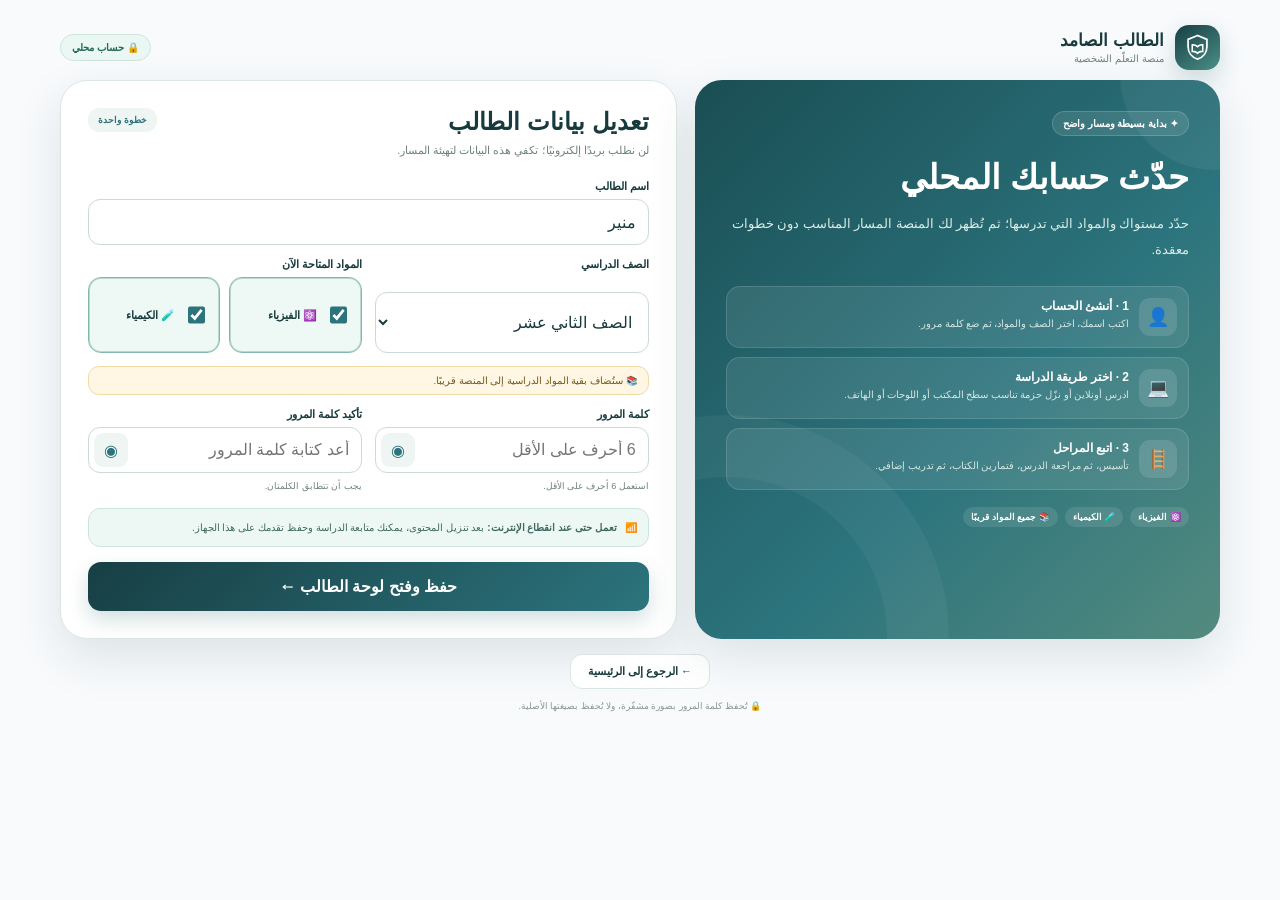
<file: onboarding_component/index.html>
<!doctype html>
<html lang="ar" dir="rtl">
<head>
<meta charset="utf-8"><meta name="viewport" content="width=device-width,initial-scale=1,viewport-fit=cover">
<title>إنشاء حساب الطالب</title>
<style>
:root{--bg:#f8fafc;--paper:#fff;--ink:#173b3d;--muted:#6f827e;--line:#dce6e3;--teal:#2c747d;--teal2:#4b9087;--dark:#173f44;--gold:#f1bf50;--soft:#eef5f3;--danger:#aa443b;--shadow:0 18px 48px rgba(23,63,68,.12)}*{box-sizing:border-box}html,body{min-height:0;height:auto;margin:0;overflow-x:hidden;background:var(--bg);font-family:Arial,"Noto Sans Arabic",sans-serif;color:var(--ink)}button,input,select{font:inherit}.page{width:min(100% - 28px,1160px);margin:0 auto;padding:14px 0 24px}.topbar{display:flex;align-items:center;justify-content:space-between;gap:16px;min-height:66px}.brand{display:flex;align-items:center;gap:11px}.mark{width:45px;height:45px;border-radius:14px;background:linear-gradient(145deg,var(--dark),var(--teal2));display:grid;place-items:center;box-shadow:0 9px 24px rgba(31,94,94,.2)}.mark svg{width:29px;height:29px}.brand b{display:block;font-size:17px}.brand small{display:block;color:var(--muted);font-size:10px;margin-top:2px}.local-chip{display:inline-flex;align-items:center;gap:6px;border:1px solid #cfe4dd;background:#eaf7f2;color:#246b5a;border-radius:999px;padding:7px 11px;font-size:10px;font-weight:900}.layout{display:grid;grid-template-columns:.92fr 1.08fr;gap:18px;align-items:stretch}.intro{position:relative;overflow:hidden;border-radius:27px;padding:31px;background:linear-gradient(135deg,#1a4e54 0%,#2c747d 58%,#6b9880 125%);color:#fff;box-shadow:var(--shadow);isolation:isolate}.intro:before,.intro:after{content:"";position:absolute;border-radius:50%;z-index:-1}.intro:before{width:320px;height:320px;border:62px solid rgba(255,255,255,.045);left:-190px;bottom:-220px}.intro:after{width:190px;height:190px;background:rgba(255,255,255,.055);right:-90px;top:-100px}.eyebrow{display:inline-flex;align-items:center;gap:6px;border:1px solid rgba(255,255,255,.17);background:rgba(255,255,255,.1);border-radius:999px;padding:6px 10px;font-size:10px;font-weight:900}.intro h1{font-size:34px;line-height:1.45;margin:17px 0 9px}.intro>p{font-size:13px;line-height:1.95;color:#dcece8;margin:0;max-width:500px}.roadmap{display:grid;gap:9px;margin-top:24px}.road{display:grid;grid-template-columns:38px 1fr;gap:10px;align-items:start;background:rgba(255,255,255,.09);border:1px solid rgba(255,255,255,.13);border-radius:14px;padding:11px}.road-icon{width:38px;height:38px;border-radius:11px;background:rgba(255,255,255,.12);display:grid;place-items:center;font-size:18px}.road b{display:block;font-size:12px;margin-top:1px}.road small{display:block;color:#d5e6e2;font-size:9.5px;line-height:1.7;margin-top:3px}.availability{margin-top:17px;display:flex;gap:7px;flex-wrap:wrap}.availability span{font-size:9px;font-weight:850;background:rgba(255,255,255,.1);border-radius:999px;padding:5px 8px}.form-card{background:var(--paper);border:1px solid var(--line);border-radius:27px;box-shadow:var(--shadow);padding:27px}.form-head{display:flex;align-items:flex-start;justify-content:space-between;gap:12px;margin-bottom:20px}.form-head h2{font-size:24px;margin:0 0 5px}.form-head p{font-size:11px;line-height:1.75;color:var(--muted);margin:0}.step-pill{flex:0 0 auto;background:var(--soft);color:var(--teal);border-radius:11px;padding:7px 10px;font-size:9px;font-weight:900}.form-grid{display:grid;grid-template-columns:1fr 1fr;gap:13px}.field{display:grid;gap:6px}.field.full{grid-column:1/-1}.field label{font-size:11px;font-weight:900}.field input,.field select{width:100%;min-height:46px;border:1px solid #cbdad7;border-radius:12px;padding:11px 12px;background:#fff;color:var(--ink);outline:none}.field input:focus,.field select:focus{border-color:var(--teal2);box-shadow:0 0 0 4px rgba(75,144,135,.12)}.password-wrap{position:relative}.password-wrap input{padding-left:45px}.show-pass{position:absolute;left:6px;top:6px;width:34px;height:34px;border:0;border-radius:9px;background:var(--soft);color:var(--teal);cursor:pointer}.helper{font-size:9px;color:var(--muted);line-height:1.6}.subjects{display:grid;grid-template-columns:1fr 1fr;gap:9px}.subject{position:relative;display:flex;align-items:center;gap:9px;border:1px solid var(--line);border-radius:13px;padding:11px;background:#fbfcfc;cursor:pointer}.subject:has(input:checked){border-color:#83b9ad;background:#eef9f5;box-shadow:inset 0 0 0 1px #b7dacf}.subject input{accent-color:var(--teal);width:17px;height:17px}.subject b{font-size:11px}.soon{grid-column:1/-1;display:flex;align-items:center;gap:7px;background:#fff7e4;border:1px solid #efdba5;color:#725a20;border-radius:11px;padding:8px 10px;font-size:9.5px}.offline-note{display:flex;align-items:flex-start;gap:8px;background:#edf8f4;border:1px solid #cae6dc;color:#3e6a60;border-radius:12px;padding:10px 11px;margin-top:14px;font-size:10px;line-height:1.75}.error{display:none;background:#fff0ed;border:1px solid #f0c3bc;color:var(--danger);border-radius:11px;padding:9px 11px;margin-top:12px;font-size:10.5px;font-weight:800}.error.show{display:block}.submit{width:100%;min-height:49px;margin-top:15px;border:0;border-radius:13px;background:linear-gradient(135deg,var(--dark),var(--teal));color:#fff;font-weight:950;cursor:pointer;box-shadow:0 9px 20px rgba(36,94,101,.2)}.submit:hover{filter:brightness(1.05)}.submit:disabled{opacity:.65;cursor:wait}.back-row{display:flex;justify-content:center;margin-top:15px}.back{border:1px solid var(--line);background:#fff;color:var(--ink);border-radius:12px;padding:10px 17px;font-size:11px;font-weight:900;cursor:pointer}.back:hover{background:var(--soft)}.privacy{text-align:center;color:#879691;font-size:9px;margin-top:12px}.submit:focus-visible,.back:focus-visible,.show-pass:focus-visible{outline:3px solid rgba(241,191,80,.55);outline-offset:2px}
@media(max-width:850px){.layout{grid-template-columns:1fr}.intro{padding:25px}.roadmap{grid-template-columns:1fr 1fr}.road:last-child{grid-column:1/-1}}
@media(max-width:560px){.page{width:min(100% - 18px,1160px);padding-top:8px}.topbar{min-height:58px}.mark{width:40px;height:40px}.brand b{font-size:15px}.brand small{display:none}.layout{gap:11px}.intro,.form-card{border-radius:21px}.intro{padding:22px 17px}.intro h1{font-size:27px}.intro>p{font-size:12px}.roadmap{grid-template-columns:1fr}.road:last-child{grid-column:auto}.form-card{padding:21px 16px}.form-head h2{font-size:21px}.form-grid{grid-template-columns:1fr}.field.full{grid-column:auto}.subjects{grid-template-columns:1fr 1fr}}
</style>
</head>
<body>
<div class="page">
  <header class="topbar"><div class="brand"><span class="mark"><svg viewBox="0 0 32 32" fill="none"><path d="M16 2.8 5.6 7.1v8.1c0 6.4 4.3 11.7 10.4 13.7 6.1-2 10.4-7.3 10.4-13.7V7.1L16 2.8Z" stroke="#fff" stroke-width="1.9"/><path d="M10.2 13.1c2.3-.2 4.2.5 5.8 2 1.6-1.5 3.5-2.2 5.8-2v7.2c-2.5-.2-4.4.5-5.8 2.1-1.4-1.6-3.3-2.3-5.8-2.1v-7.2Z" stroke="#fff" stroke-width="1.7"/></svg></span><span><b>الطالب الصامد</b><small>منصة التعلّم الشخصية</small></span></div><span class="local-chip">🔒 حساب محلي</span></header>
  <main class="layout">
    <section class="intro"><span class="eyebrow">✦ بداية بسيطة ومسار واضح</span><h1 id="introTitle">أنشئ حسابك المحلي</h1><p>حدّد مستواك والمواد التي تدرسها؛ ثم تُظهر لك المنصة المسار المناسب دون خطوات معقدة.</p>
      <div class="roadmap">
        <article class="road"><span class="road-icon">👤</span><span><b>1 · أنشئ الحساب</b><small>اكتب اسمك، اختر الصف والمواد، ثم ضع كلمة مرور.</small></span></article>
        <article class="road"><span class="road-icon">💻</span><span><b>2 · اختر طريقة الدراسة</b><small>ادرس أونلاين أو نزّل حزمة تناسب سطح المكتب أو اللوحات أو الهاتف.</small></span></article>
        <article class="road"><span class="road-icon">🪜</span><span><b>3 · اتبع المراحل</b><small>تأسيس، ثم مراجعة الدرس، فتمارين الكتاب، ثم تدريب إضافي.</small></span></article>
      </div>
      <div class="availability"><span>⚛️ الفيزياء</span><span>🧪 الكيمياء</span><span>📚 جميع المواد قريبًا</span></div>
    </section>
    <section class="form-card"><div class="form-head"><div><h2 id="formTitle">بيانات الطالب</h2><p>لن نطلب بريدًا إلكترونيًا؛ تكفي هذه البيانات لتهيئة المسار.</p></div><span class="step-pill">خطوة واحدة</span></div>
      <form id="accountForm" novalidate><div class="form-grid">
        <div class="field full"><label for="studentName">اسم الطالب</label><input id="studentName" autocomplete="name" minlength="2" placeholder="اكتب الاسم الذي سيظهر في لوحة الطالب"></div>
        <div class="field"><label for="grade">الصف الدراسي</label><select id="grade"></select></div>
        <div class="field"><label>المواد المتاحة الآن</label><div class="subjects"><label class="subject"><input id="phys" type="checkbox" value="phys"><span><b>⚛️ الفيزياء</b></span></label><label class="subject"><input id="chem" type="checkbox" value="chem"><span><b>🧪 الكيمياء</b></span></label></div></div>
        <div class="soon">📚 ستُضاف بقية المواد الدراسية إلى المنصة قريبًا.</div>
        <div class="field"><label for="password">كلمة المرور</label><div class="password-wrap"><input id="password" type="password" autocomplete="new-password" placeholder="6 أحرف على الأقل"><button class="show-pass" type="button" data-target="password" aria-label="إظهار كلمة المرور">◉</button></div><small id="passwordHelp" class="helper">استعمل كلمة يسهل عليك تذكرها.</small></div>
        <div class="field"><label for="confirmPassword">تأكيد كلمة المرور</label><div class="password-wrap"><input id="confirmPassword" type="password" autocomplete="new-password" placeholder="أعد كتابة كلمة المرور"><button class="show-pass" type="button" data-target="confirmPassword" aria-label="إظهار تأكيد كلمة المرور">◉</button></div><small class="helper">يجب أن تتطابق الكلمتان.</small></div>
      </div>
      <div class="offline-note"><span>📶</span><span><b>تعمل حتى عند انقطاع الإنترنت:</b> بعد تنزيل المحتوى، يمكنك متابعة الدراسة وحفظ تقدمك على هذا الجهاز.</span></div>
      <div id="error" class="error" role="alert"></div><button id="submitBtn" class="submit" type="submit">حفظ وفتح لوحة الطالب ←</button></form>
    </section>
  </main>
  <div class="back-row"><button id="backHome" class="back" type="button">← الرجوع إلى الرئيسية</button></div>
  <div class="privacy">🔒 تُحفظ كلمة المرور بصورة مشفّرة، ولا تُحفظ بصيغتها الأصلية.</div>
</div>
<script>
const DEMO={profile:{name:'منير',grade:12,subjects:['phys','chem']},has_password:false,error:''};let DATA=DEMO,lastHeight=0,raf=0;
const $=s=>document.querySelector(s);const gradeNames={6:'السادس',7:'السابع',8:'الثامن',9:'التاسع',10:'العاشر',11:'الحادي عشر',12:'الثاني عشر'};
function post(type,data={}){window.parent.postMessage(Object.assign({isStreamlitMessage:true,type},data),'*')}function ready(){post('streamlit:componentReady',{apiVersion:1})}function send(value){post('streamlit:setComponentValue',{value,dataType:'json'})}
function token(){return String(Date.now())+'-'+Math.random().toString(36).slice(2)}
function measure(){return Math.max(650,Math.ceil(document.querySelector('.page').getBoundingClientRect().bottom+6))}function syncHeight(){if(raf)cancelAnimationFrame(raf);raf=requestAnimationFrame(()=>{const h=measure();if(Math.abs(h-lastHeight)>=2){lastHeight=h;post('streamlit:setFrameHeight',{height:h})}})}
function error(message){const box=$('#error');box.textContent=message||'';box.classList.toggle('show',!!message);syncHeight()}
function populate(data){DATA=Object.assign({},DEMO,data||{});const p=DATA.profile||{};$('#studentName').value=p.name||'';$('#grade').value=String(p.grade||12);$('#phys').checked=(p.subjects||['phys','chem']).includes('phys');$('#chem').checked=(p.subjects||['phys','chem']).includes('chem');$('#introTitle').textContent=p.name?'حدّث حسابك المحلي':'أنشئ حسابك المحلي';$('#formTitle').textContent=p.name?'تعديل بيانات الطالب':'بيانات الطالب';$('#passwordHelp').textContent=DATA.has_password?'اترك الحقلين فارغين للاحتفاظ بكلمة المرور الحالية.':'استعمل 6 أحرف على الأقل.';error(DATA.error||'')}
$('#grade').innerHTML=Object.keys(gradeNames).map(n=>`<option value="${n}">الصف ${gradeNames[n]}</option>`).join('');
document.querySelectorAll('.show-pass').forEach(btn=>btn.onclick=()=>{const input=$('#'+btn.dataset.target);input.type=input.type==='password'?'text':'password';btn.textContent=input.type==='password'?'◉':'◌'});
$('#accountForm').addEventListener('submit',event=>{event.preventDefault();const name=$('#studentName').value.trim(),grade=Number($('#grade').value),subjects=[];if($('#phys').checked)subjects.push('phys');if($('#chem').checked)subjects.push('chem');const password=$('#password').value,confirm=$('#confirmPassword').value;if(name.length<2)return error('اكتب اسمًا من حرفين على الأقل.');if(!subjects.length)return error('اختر مادة واحدة على الأقل.');if(!DATA.has_password||password||confirm){if(password.length<6)return error('يجب أن تتكون كلمة المرور من 6 أحرف على الأقل.');if(password!==confirm)return error('كلمة المرور وتأكيدها غير متطابقين.');}error('');$('#submitBtn').disabled=true;$('#submitBtn').textContent='جارٍ حفظ الحساب…';send({action:'save_profile',token:token(),profile:{name,grade,subjects,password,confirm}})});
$('#backHome').onclick=()=>send({action:'back_home',token:token()});
window.addEventListener('message',event=>{if(!event.data||event.data.type!=='streamlit:render')return;populate((event.data.args||{}).data||{});syncHeight()});window.addEventListener('resize',syncHeight);new ResizeObserver(syncHeight).observe(document.querySelector('.page'));ready();populate(DEMO);syncHeight();
</script>
</body></html>
</file>
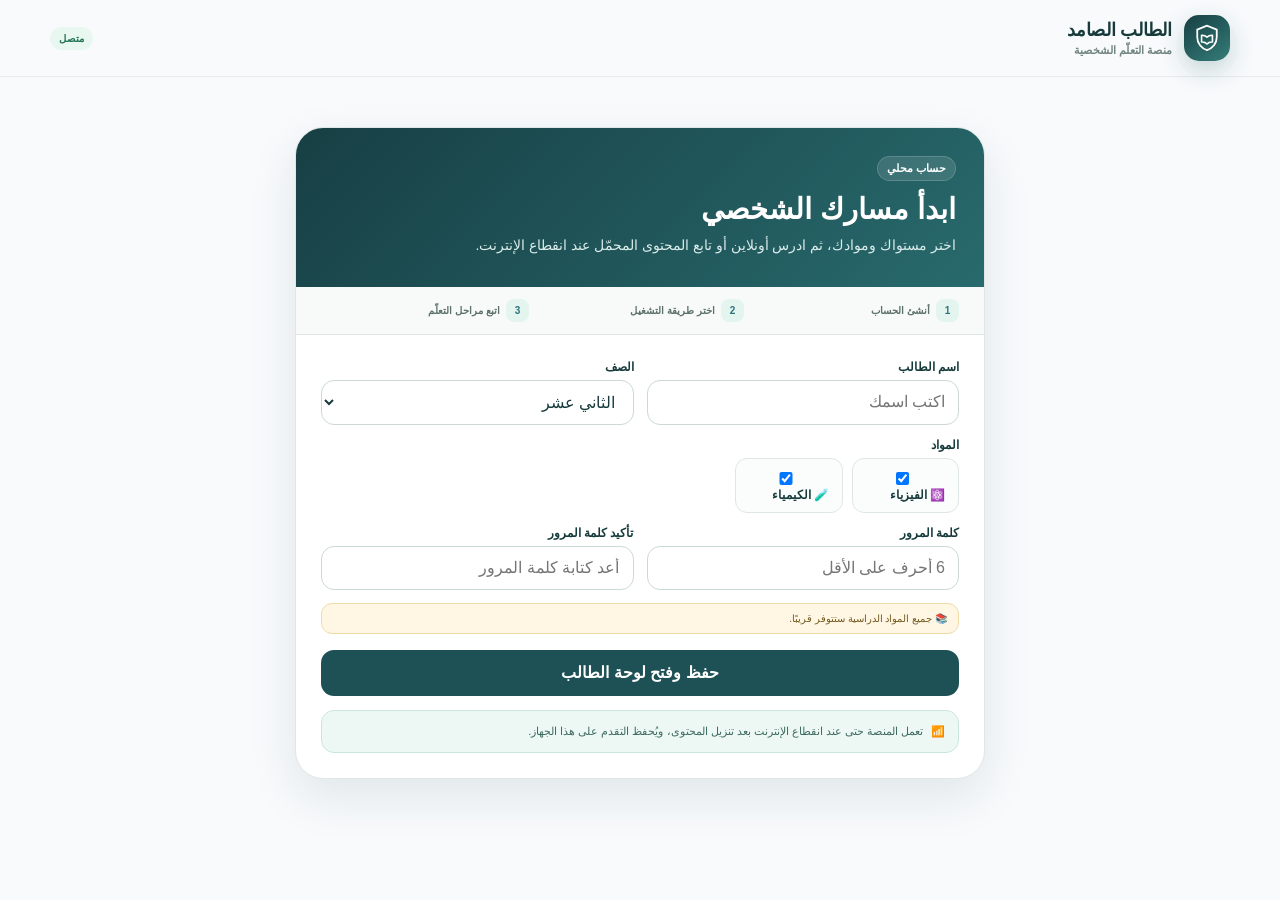
<file: static/pwa/index.html>
<!doctype html>
<html lang="ar" dir="rtl">
<head>
<meta charset="utf-8">
<meta name="viewport" content="width=device-width,initial-scale=1,viewport-fit=cover">
<meta name="theme-color" content="#245e65">
<title>الطالب الصامد — منصة التعلم الشخصية</title>
<link rel="manifest" href="manifest.webmanifest">
<link rel="icon" href="icon-192.png">
<link rel="stylesheet" href="styles.css">
<link rel="stylesheet" href="dashboard-v13.css">
</head>
<body class="student-ui">
<header class="student-header">
  <div class="ui-container student-header-inner">
    <div class="student-brand">
      <span class="brand-shield" aria-hidden="true"><svg viewBox="0 0 32 32" fill="none"><path d="M16 2.8 5.6 7.1v8.1c0 6.4 4.3 11.7 10.4 13.7 6.1-2 10.4-7.3 10.4-13.7V7.1L16 2.8Z" stroke="#fff" stroke-width="1.9"/><path d="M10.2 13.1c2.3-.2 4.2.5 5.8 2 1.6-1.5 3.5-2.2 5.8-2v7.2c-2.5-.2-4.4.5-5.8 2.1-1.4-1.6-3.3-2.3-5.8-2.1v-7.2Z" stroke="#fff" stroke-width="1.7" stroke-linejoin="round"/></svg></span>
      <span><b>الطالب الصامد</b><small>منصة التعلّم الشخصية</small></span>
    </div>
    <div class="header-actions">
      <span id="net" class="net-pill">متصل</span>
      <button id="install" class="ui-control gold hidden" type="button" aria-label="تثبيت التطبيق">＋ <span>تثبيت</span></button>
      <button id="editProfile" class="ui-control dashboard-only hidden" type="button">⚙ <span>الإعدادات</span></button>
      <button id="downloadUnit" class="ui-control primary dashboard-only hidden" type="button">⇩ <span>تحميل الوحدة</span></button>
    </div>
  </div>
</header>

<main class="ui-container student-main">
  <section id="auth" class="auth-shell">
    <div class="auth-head"><span>حساب محلي</span><h1>ابدأ مسارك الشخصي</h1><p>اختر مستواك وموادك، ثم ادرس أونلاين أو تابع المحتوى المحمّل عند انقطاع الإنترنت.</p></div><div class="auth-roadmap"><span><b>1</b> أنشئ الحساب</span><span><b>2</b> اختر طريقة التشغيل</span><span><b>3</b> اتبع مراحل التعلّم</span></div>
    <form id="profileForm" class="auth-body">
      <div class="form-grid">
        <div class="ui-field"><label for="name">اسم الطالب</label><input id="name" required minlength="2" placeholder="اكتب اسمك"></div>
        <div class="ui-field"><label for="grade">الصف</label><select id="grade"><option value="6">السادس</option><option value="7">السابع</option><option value="8">الثامن</option><option value="9">التاسع</option><option value="10">العاشر</option><option value="11">الحادي عشر</option><option value="12" selected>الثاني عشر</option></select></div>
        <div class="ui-field full"><label>المواد</label><div class="subject-checks"><label class="subject-check"><input id="physics" type="checkbox" checked> ⚛️ الفيزياء</label><label class="subject-check"><input id="chemistry" type="checkbox" checked> 🧪 الكيمياء</label></div></div>
        <div class="ui-field"><label for="password">كلمة المرور</label><input id="password" type="password" minlength="6" autocomplete="new-password" placeholder="6 أحرف على الأقل"></div><div class="ui-field"><label for="confirmPassword">تأكيد كلمة المرور</label><input id="confirmPassword" type="password" minlength="6" autocomplete="new-password" placeholder="أعد كتابة كلمة المرور"></div><div class="auth-all-subjects">📚 جميع المواد الدراسية ستتوفر قريبًا.</div>
      </div>
      <button class="auth-submit" type="submit">حفظ وفتح لوحة الطالب</button>
      <div class="auth-note"><span>📶</span><span>تعمل المنصة حتى عند انقطاع الإنترنت بعد تنزيل المحتوى، ويُحفظ التقدم على هذا الجهاز.</span></div>
    </form>
  </section>

  <section id="dashboard" class="hidden" aria-label="لوحة الطالب">
    <section class="student-hero">
      <div class="hero-welcome"><span class="hero-label">✦ لوحة الطالب</span><h1 id="welcome">مرحبًا 👋</h1><p>تابع الخطة المقترحة خطوةً خطوة؛ سنبرز لك ما تحتاجه الآن دون تشتيت.</p><div class="hero-grade"><span id="gradeMetric">Grade 12</span><span>حفظ تلقائي محلي</span><span>جاهز للعمل دون اتصال</span></div></div>
      <div class="hero-progress"><div id="heroRing" class="progress-ring-lg" style="--progress:0"><b id="heroPct">0%</b></div><div><strong>إنجاز الخطة</strong><small id="heroProgressMeta">0 من 0 محتوى</small></div></div>
      <div class="hero-quick">
        <div class="quick-stat"><span class="quick-icon">✓</span><span><b id="doneMetric">0 محتوى</b><small>أنجزتها حتى الآن</small></span></div>
        <div class="quick-stat"><span class="quick-icon">◫</span><span><b id="stageMetric">4 مراحل</b><small>في كل مسار متدرج</small></span></div>
        <div class="quick-stat"><span class="quick-icon">★</span><span><b id="xpMetric">0 نقطة</b><small>نقاط المثابرة</small></span></div>
      </div>
    </section>

    <section class="ui-section" aria-labelledby="pathTitle">
      <div class="section-title"><div><h2 id="pathTitle">مسارك المتدرج 🎓</h2><p>ابدأ من الأساس، ثم راجع، ثم طبّق على الكتاب، وأخيرًا ثبّت الفهم بالتدريب.</p></div><div id="pathFilters" class="path-filters"></div></div>
      <div class="path-panel"><div id="timeline" class="timeline-grid"></div></div>
    </section>

    <section class="ui-section" aria-labelledby="modulesTitle">
      <div class="section-title"><div><h2 id="modulesTitle">الوحدات المسجلة حاليًا</h2><p id="modulesSubtitle">محتوى الصف الثاني عشر · افتح البطاقة للاطلاع على التفاصيل</p></div><div class="module-filters"><button class="module-filter active" data-filter="all">الكل</button><button class="module-filter" data-filter="physics">الفيزياء</button><button class="module-filter" data-filter="chemistry">الكيمياء</button></div></div>
      <div id="moduleList" class="module-list"></div>
    </section>

    <div class="module-note">📶 <b>وضع الاتصال الضعيف:</b> حمّل الوحدة مرة واحدة، وسيبقى المحتوى والتقدم متاحين على هذا الجهاز عند انقطاع الإنترنت.</div>
  </section>
</main>
<div id="toast" class="toast" role="status" aria-live="polite"></div>
<script src="app.js"></script>
</body>
</html>
</file>
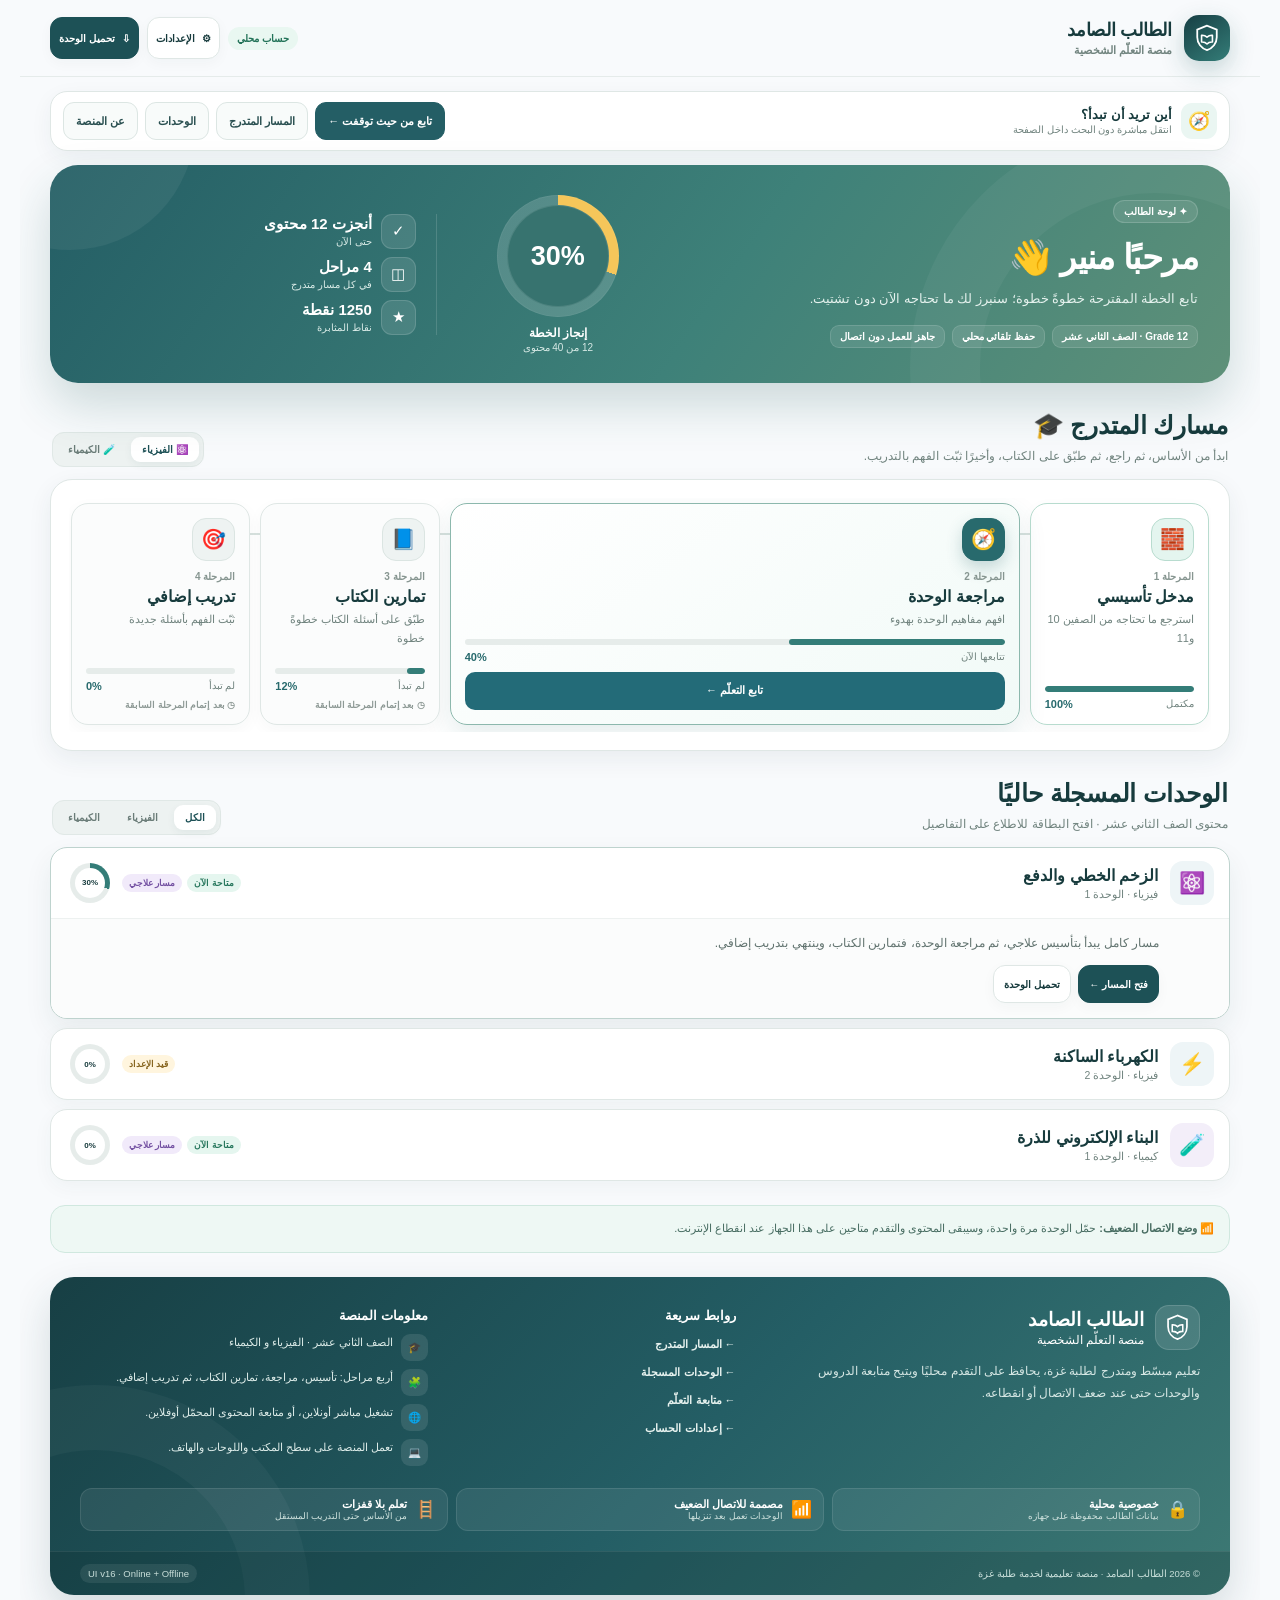
<file: scripts/dashboard_component_harness_v15.html>
<!doctype html>
<html lang="ar" dir="rtl">
<head>
<meta charset="utf-8"><meta name="viewport" content="width=device-width,initial-scale=1">
<title>Streamlit Dashboard v15 Harness</title>
<style>
*{box-sizing:border-box}html,body{margin:0;background:#f8fafc;font-family:Arial,"Noto Sans Arabic",sans-serif}main{width:min(100% - 28px,1240px);margin:0 auto}iframe{display:block;width:100%;height:700px;border:0;background:#f8fafc;overflow:hidden}
@media(max-width:700px){main{width:100%}}
</style>
</head>
<body><main><iframe id="component" title="لوحة الطالب الصامد"></iframe></main>
<script>
const DATA={name:'منير',grade:12,grade_label:'الثاني عشر',overall_pct:30,done:12,selected_total:40,xp:1250,allowed:['phys','chem'],physics_live:true,chemistry_live:true,stage_progress:{phys:[100,40,12,0],chem:[0,0,0,0]},unit_progress:{phys:30,chem:0}};
const frame=document.getElementById('component');
window.__heightEvents=[];window.__componentValues=[];window.__componentReady=false;
function render(){frame.contentWindow.postMessage({type:'streamlit:render',args:{data:DATA,physics_zip:'UEsDBA==',chemistry_zip:'UEsDBA=='}},'*')}
window.addEventListener('message',event=>{if(event.source!==frame.contentWindow||!event.data)return;if(event.data.type==='streamlit:componentReady'){window.__componentReady=true;render()}if(event.data.type==='streamlit:setFrameHeight'){const height=Math.round(Number(event.data.height)||0);window.__heightEvents.push({height,time:performance.now()});frame.style.height=height+'px'}if(event.data.type==='streamlit:setComponentValue')window.__componentValues.push(event.data.value)});
frame.src='/dashboard_component/index.html';
</script></body></html>
</file>
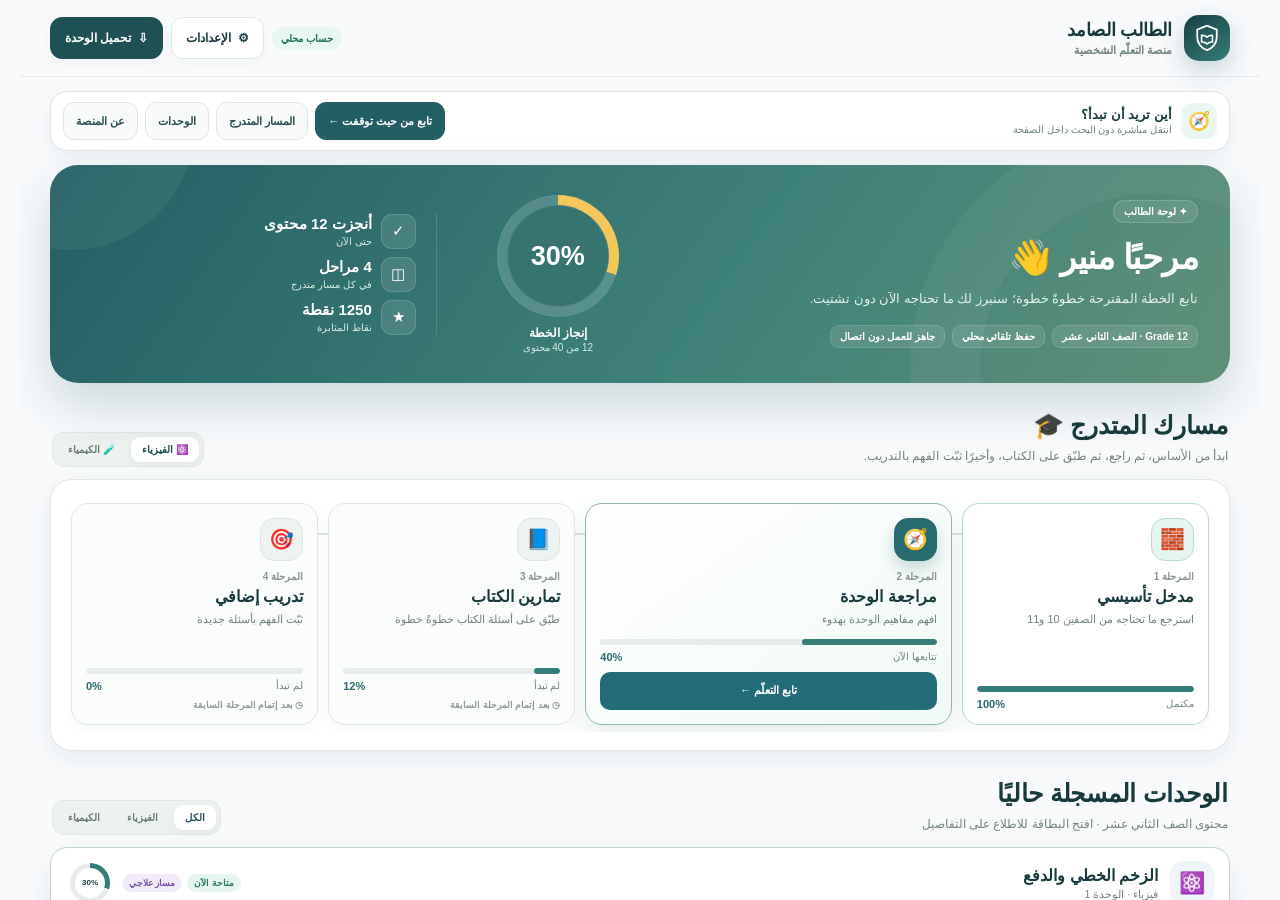
<file: scripts/dashboard_component_harness_v16.html>
<!doctype html><html lang="ar" dir="rtl"><head><meta charset="utf-8"><meta name="viewport" content="width=device-width,initial-scale=1"><title>Dashboard v16 Streamlit Harness</title><style>*{box-sizing:border-box}html,body{margin:0;height:100%;overflow:hidden;background:#f8fafc}section[data-testid="stMain"]{height:100vh;overflow-y:auto;overflow-x:hidden;background:#f8fafc}.shell{width:min(100% - 28px,1240px);margin:0 auto}iframe{display:block;width:100%;height:700px;border:0;background:#f8fafc}@media(max-width:700px){.shell{width:100%}}</style></head><body><section data-testid="stMain"><div class="shell"><iframe id="component" title="لوحة الطالب"></iframe></div></section><script>const DATA={name:'منير',grade:12,grade_label:'الثاني عشر',overall_pct:30,done:12,selected_total:40,xp:1250,allowed:['phys','chem'],physics_live:true,chemistry_live:true,stage_progress:{phys:[100,40,12,0],chem:[0,0,0,0]},unit_progress:{phys:30,chem:0}};const frame=document.getElementById('component');window.__heightEvents=[];window.__componentValues=[];window.__componentReady=false;function render(){frame.contentWindow.postMessage({type:'streamlit:render',args:{data:DATA,physics_zip:'UEsDBA==',chemistry_zip:'UEsDBA=='}},'*')}window.addEventListener('message',event=>{if(event.source!==frame.contentWindow||!event.data)return;if(event.data.type==='streamlit:componentReady'){window.__componentReady=true;render()}if(event.data.type==='streamlit:setFrameHeight'){const height=Math.round(Number(event.data.height)||0);window.__heightEvents.push({height,time:performance.now()});frame.style.height=height+'px'}if(event.data.type==='streamlit:setComponentValue')window.__componentValues.push(event.data.value)});frame.src='/dashboard_component/index.html';</script></body></html>
</file>
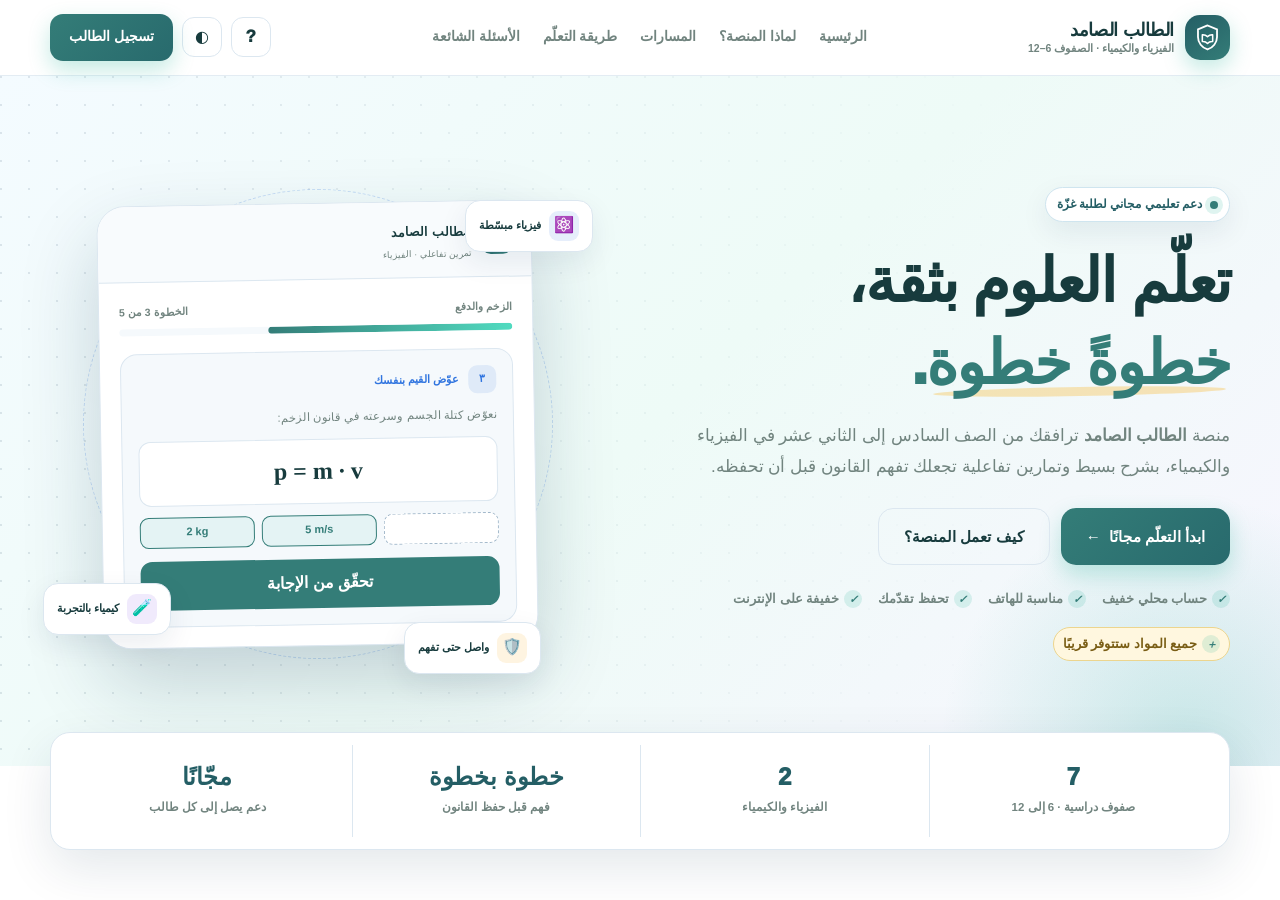
<file: scripts/landing_component_harness_v16.html>
<!doctype html><html lang="ar" dir="rtl"><head><meta charset="utf-8"><meta name="viewport" content="width=device-width,initial-scale=1"><title>Landing v16 Streamlit Harness</title><style>*{box-sizing:border-box}html,body{margin:0;height:100%;overflow:hidden;background:#f8fafc}section[data-testid="stMain"]{height:100vh;overflow-y:auto;overflow-x:hidden;background:#fff}.shell{width:100%;margin:0 auto}iframe{display:block;width:100%;height:700px;border:0;background:#fff}@media(max-width:700px){.shell{width:100%}}</style></head><body><section data-testid="stMain"><div class="shell"><iframe id="component" title="الصفحة الرئيسية"></iframe></div></section><script>const frame=document.getElementById('component');localStorage.removeItem('samed-profile-v1');window.__heightEvents=[];window.__componentValues=[];window.__componentReady=false;function render(){frame.contentWindow.postMessage({type:'streamlit:render',args:{}},'*')}window.addEventListener('message',event=>{if(event.source!==frame.contentWindow||!event.data)return;if(event.data.type==='streamlit:componentReady'){window.__componentReady=true;render()}if(event.data.type==='streamlit:setFrameHeight'){const height=Math.round(Number(event.data.height)||0);window.__heightEvents.push({height,time:performance.now()});frame.style.height=height+'px'}if(event.data.type==='streamlit:setComponentValue')window.__componentValues.push(event.data.value)});frame.src='/landing_component/index.html';</script></body></html>
</file>
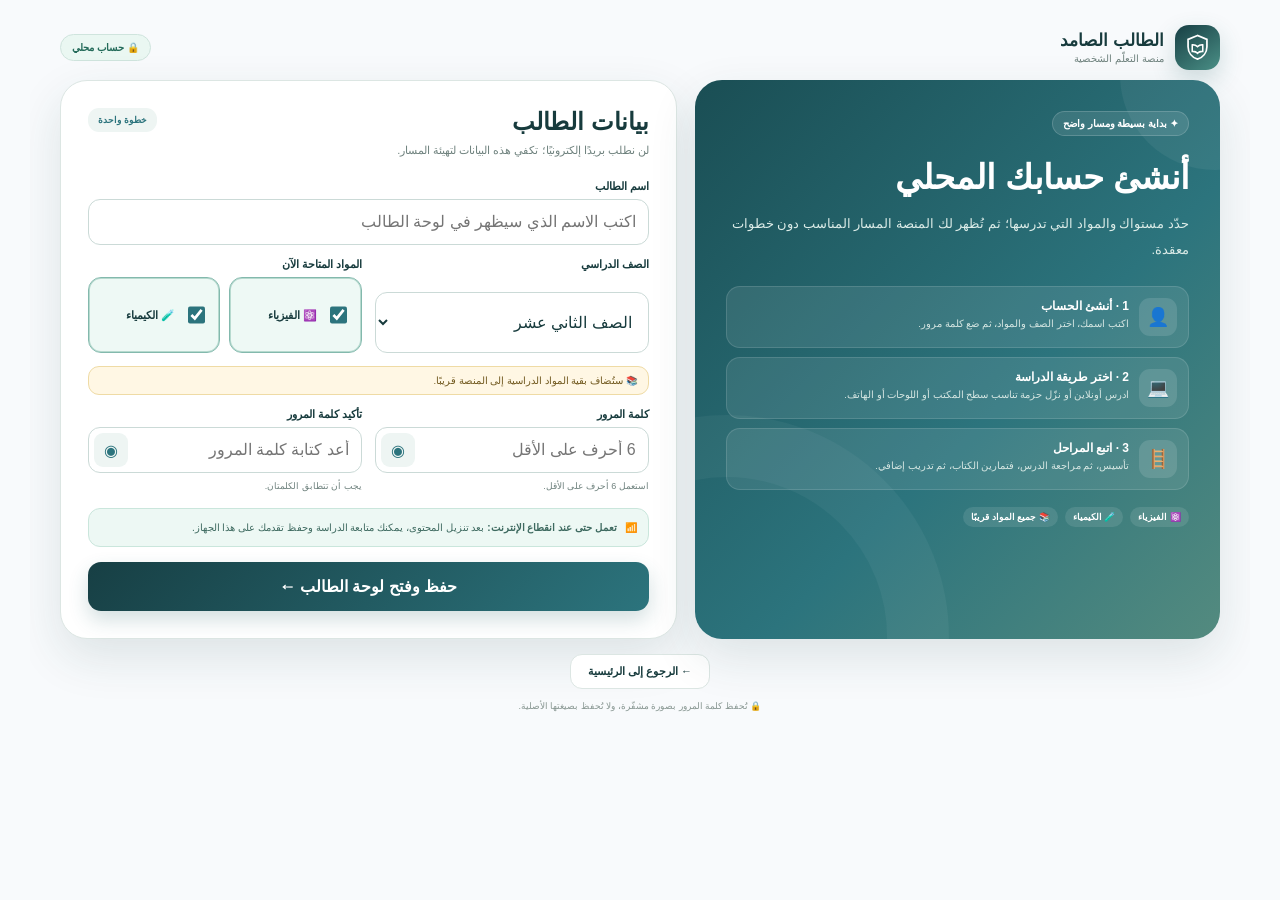
<file: scripts/onboarding_component_harness_v16.html>
<!doctype html><html lang="ar" dir="rtl"><head><meta charset="utf-8"><meta name="viewport" content="width=device-width,initial-scale=1"><title>Onboarding v16 Streamlit Harness</title><style>*{box-sizing:border-box}html,body{margin:0;height:100%;overflow:hidden;background:#f8fafc}section[data-testid="stMain"]{height:100vh;overflow-y:auto;overflow-x:hidden;background:#f8fafc}.shell{width:min(100% - 20px,1220px);margin:0 auto}iframe{display:block;width:100%;height:700px;border:0;background:#f8fafc}@media(max-width:700px){.shell{width:100%}}</style></head><body><section data-testid="stMain"><div class="shell"><iframe id="component" title="إنشاء الحساب"></iframe></div></section><script>const frame=document.getElementById('component');const DATA={profile:{name:'',grade:12,subjects:['phys','chem']},has_password:false,error:''};window.__heightEvents=[];window.__componentValues=[];window.__componentReady=false;function render(){frame.contentWindow.postMessage({type:'streamlit:render',args:{data:DATA}},'*')}window.addEventListener('message',event=>{if(event.source!==frame.contentWindow||!event.data)return;if(event.data.type==='streamlit:componentReady'){window.__componentReady=true;render()}if(event.data.type==='streamlit:setFrameHeight'){const height=Math.round(Number(event.data.height)||0);window.__heightEvents.push({height,time:performance.now()});frame.style.height=height+'px'}if(event.data.type==='streamlit:setComponentValue')window.__componentValues.push(event.data.value)});frame.src='/onboarding_component/index.html';</script></body></html>
</file>
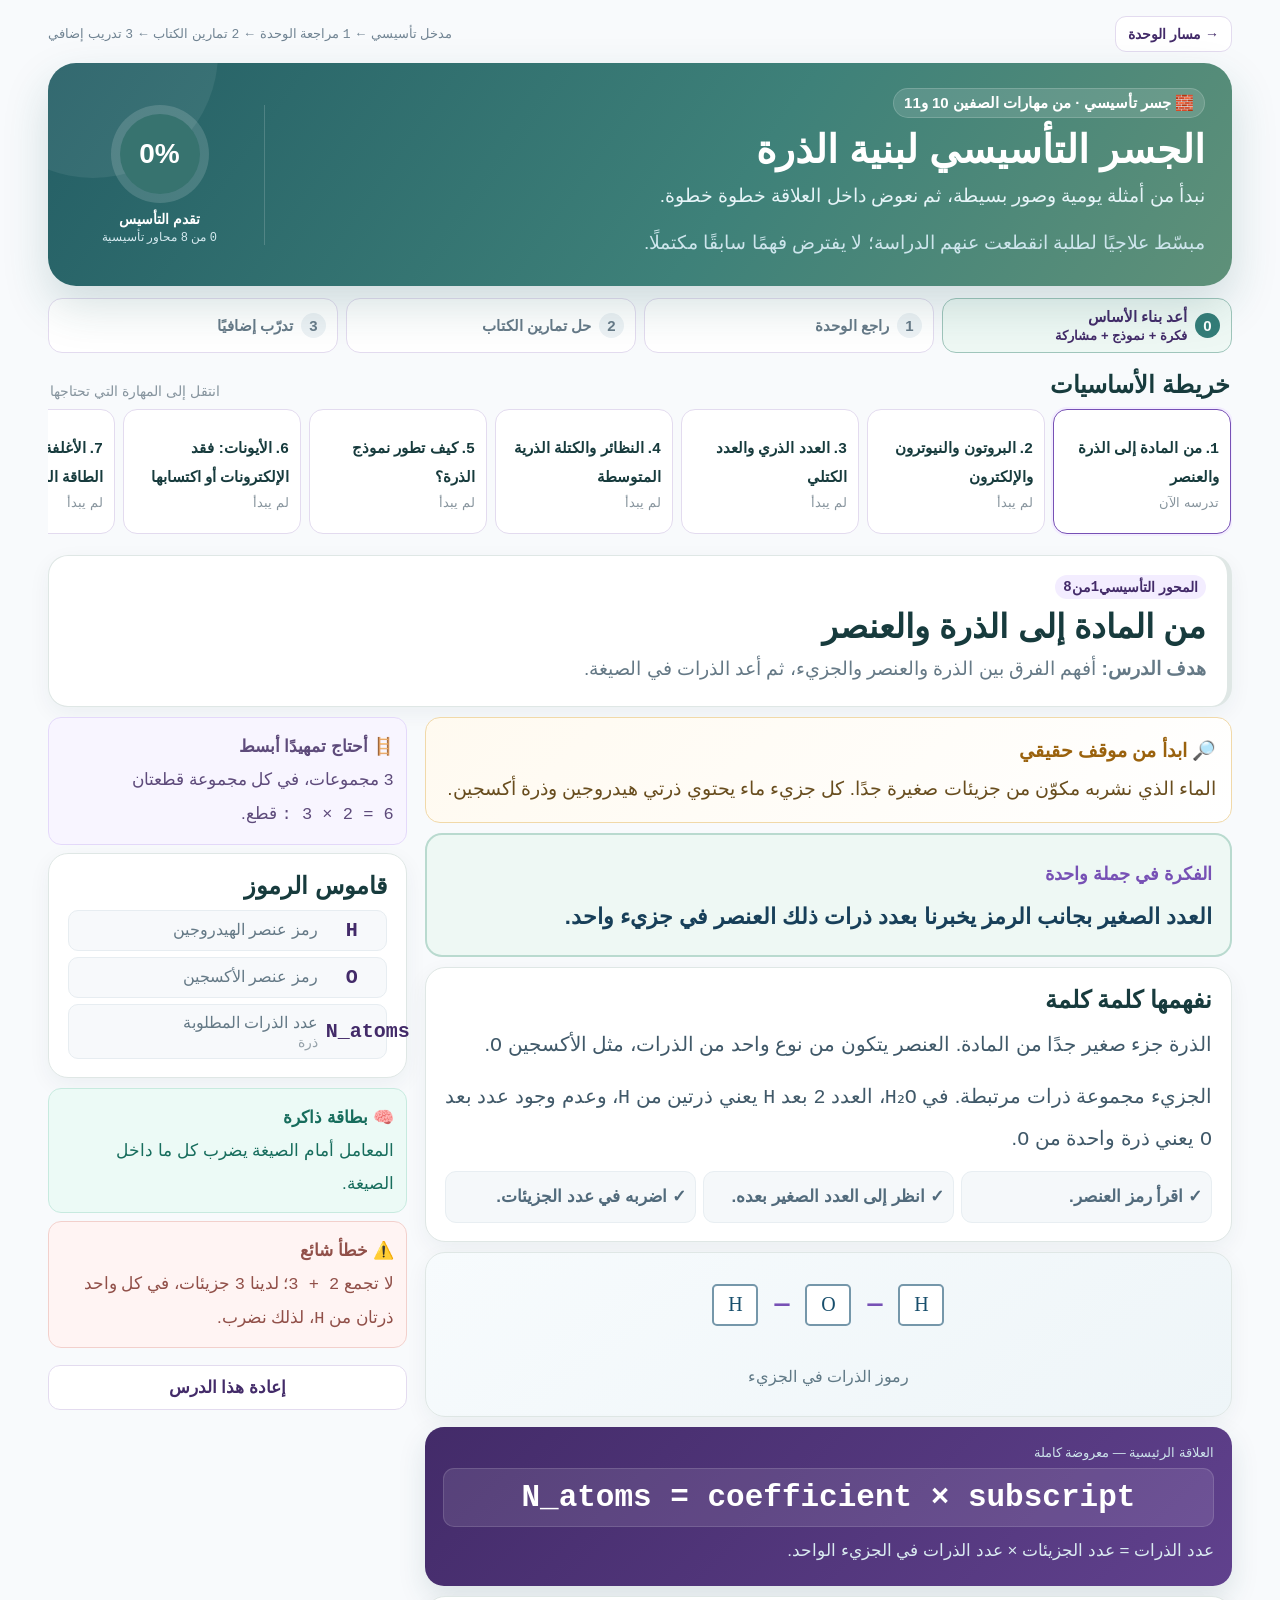
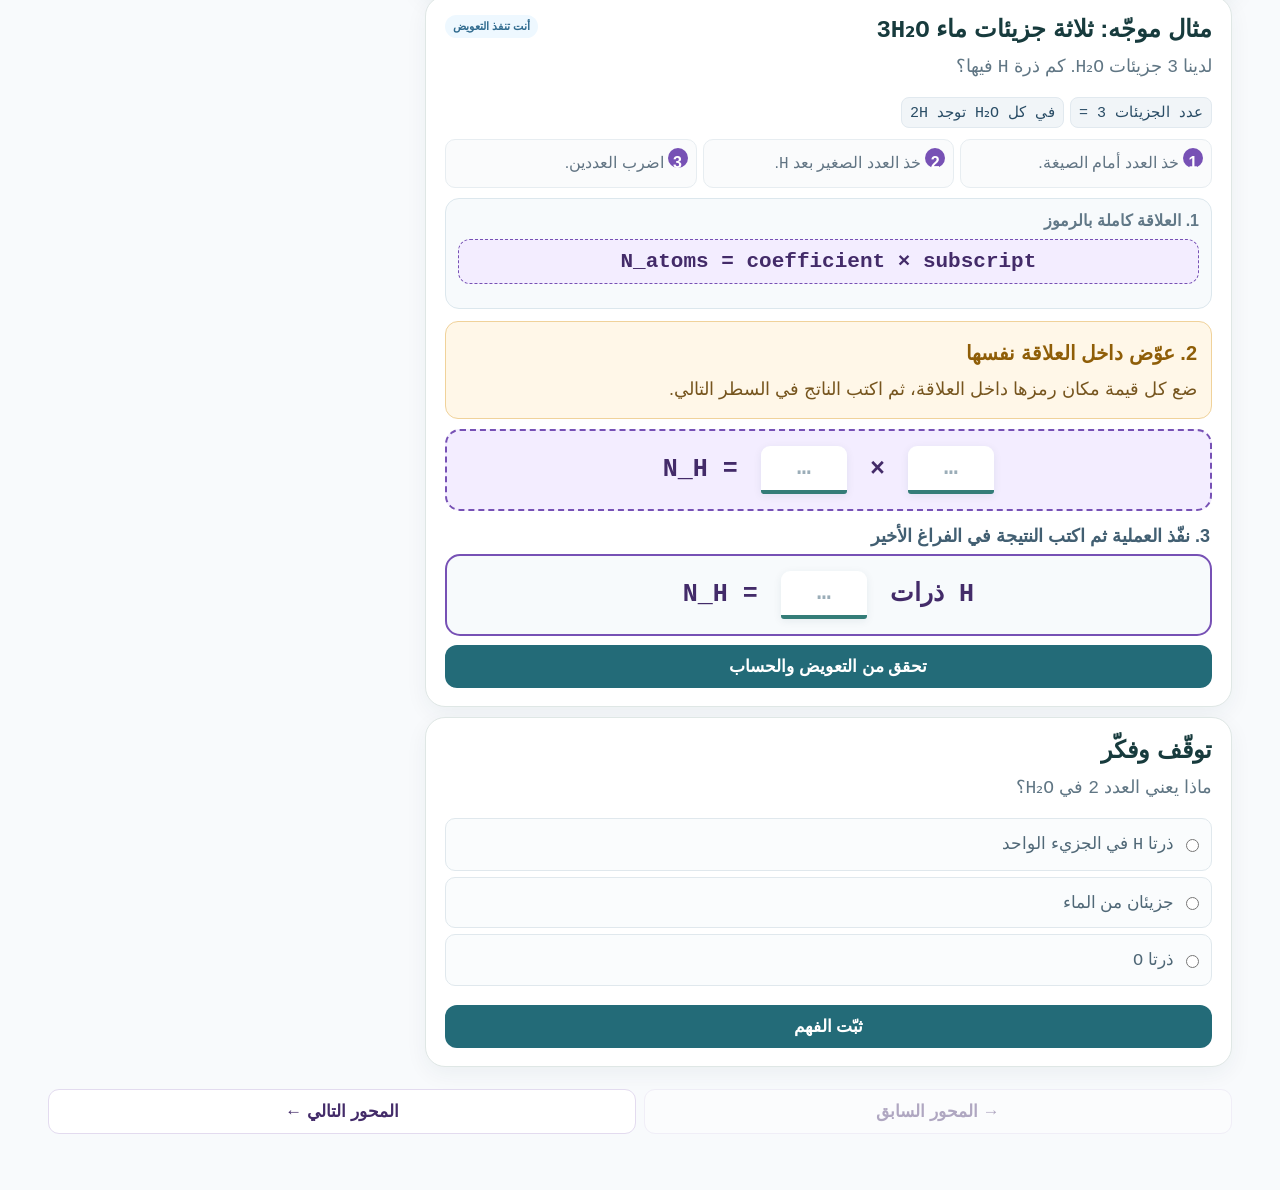
<file: static/pwa/chemistry-foundation.html>
<!doctype html><html lang="ar" dir="rtl"><head><meta charset="utf-8"><meta name="viewport" content="width=device-width,initial-scale=1,viewport-fit=cover"><meta name="theme-color" content="#432b69"><title>المدخل التأسيسي لبنية الذرة</title><link rel="stylesheet" href="styles.css"><link rel="stylesheet" href="review.css"><link rel="icon" href="icon-192.png"></head><body class="review-page foundation-page" data-theme="chemistry"><div id="reviewApp" class="rv-loading">جارٍ تحميل الدرس التأسيسي…</div><script src="unit-chemistry-foundation-data.js"></script><script src="foundation.js"></script></body></html>
</file>
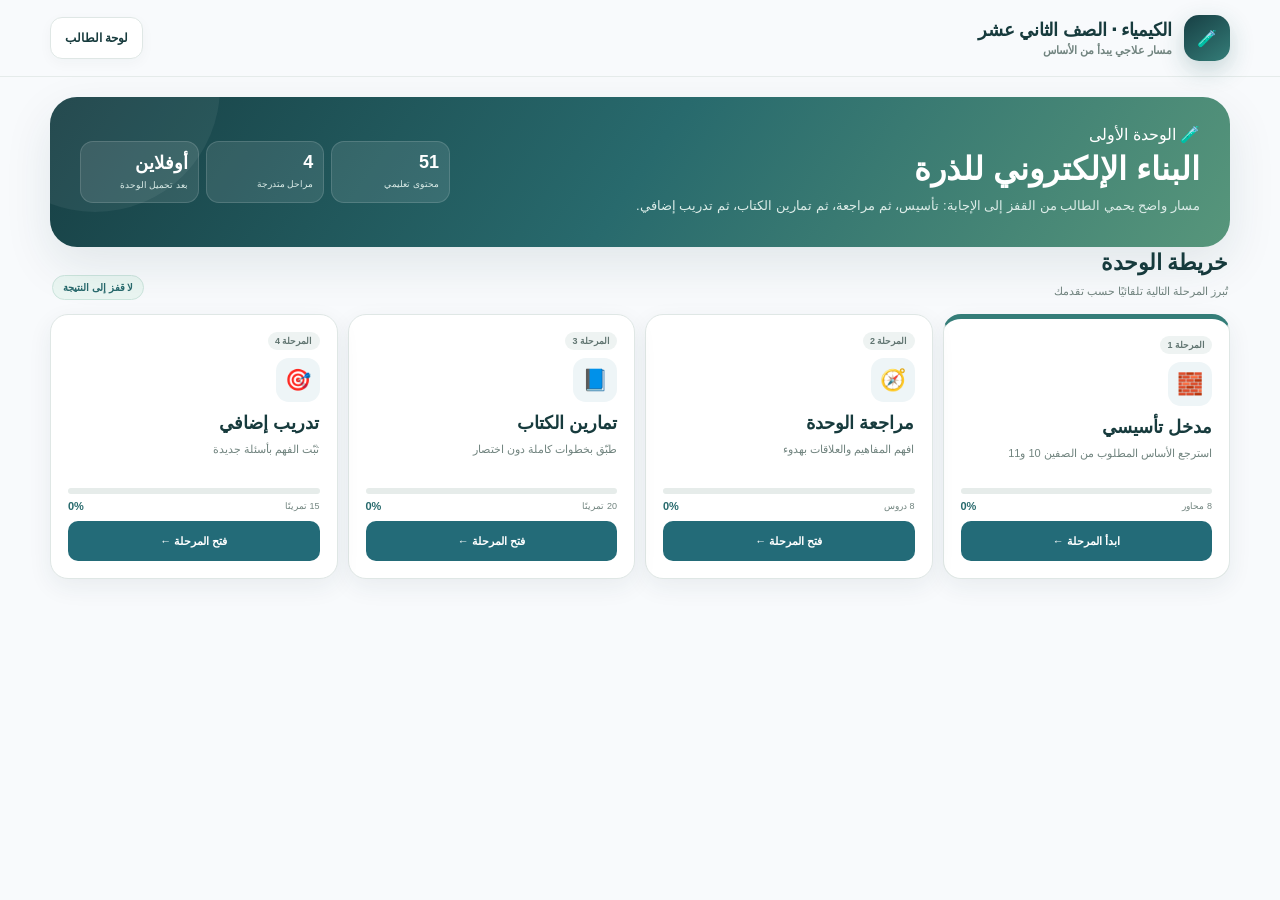
<file: static/pwa/chemistry-hub.html>
<!doctype html><html lang="ar" dir="rtl"><head><meta charset="utf-8"><meta name="viewport" content="width=device-width,initial-scale=1,viewport-fit=cover"><meta name="theme-color" content="#245e65"><title>مسار الكيمياء — البناء الإلكتروني للذرة</title><link rel="icon" href="icon-192.png"><link rel="stylesheet" href="dashboard-v13.css"></head><body class="hub-ui"><header class="student-header"><div class="ui-container student-header-inner"><div class="student-brand"><span class="brand-shield">🧪</span><span><b>الكيمياء · الصف الثاني عشر</b><small>مسار علاجي يبدأ من الأساس</small></span></div><div class="header-actions"><a id="back" class="ui-control" href="index.html">لوحة الطالب</a></div></div></header><main class="ui-container hub-main"><section class="hub-hero"><div><span class="hero-label">🧪 الوحدة الأولى</span><h1>البناء الإلكتروني للذرة</h1><p>مسار واضح يحمي الطالب من القفز إلى الإجابة: تأسيس، ثم مراجعة، ثم تمارين الكتاب، ثم تدريب إضافي.</p></div><div class="hub-stats"><div class="hub-stat"><b>51</b><small>محتوى تعليمي</small></div><div class="hub-stat"><b>4</b><small>مراحل متدرجة</small></div><div class="hub-stat"><b>أوفلاين</b><small>بعد تحميل الوحدة</small></div></div></section><div class="section-title ui-section"><div><h2>خريطة الوحدة</h2><p>تُبرز المرحلة التالية تلقائيًا حسب تقدمك</p></div><span class="title-side">لا قفز إلى النتيجة</span></div><section class="hub-stage-grid"><article class="hub-course-card" id="hubCard0"><span class="hub-chip">المرحلة 1</span><span class="module-icon">🧱</span><h2>مدخل تأسيسي</h2><p>استرجع الأساس المطلوب من الصفين 10 و11</p><div class="stage-progress"><i id="bar0" style="width:0%"></i></div><div class="stage-meta"><span>8 محاور</span><b id="pct0">0%</b></div><a class="stage-cta" href="chemistry-foundation.html">ابدأ المرحلة ←</a></article><article class="hub-course-card" id="hubCard1"><span class="hub-chip">المرحلة 2</span><span class="module-icon">🧭</span><h2>مراجعة الوحدة</h2><p>افهم المفاهيم والعلاقات بهدوء</p><div class="stage-progress"><i id="bar1" style="width:0%"></i></div><div class="stage-meta"><span>8 دروس</span><b id="pct1">0%</b></div><a class="stage-cta" href="chemistry-review.html">فتح المرحلة ←</a></article><article class="hub-course-card" id="hubCard2"><span class="hub-chip">المرحلة 3</span><span class="module-icon">📘</span><h2>تمارين الكتاب</h2><p>طبّق بخطوات كاملة دون اختصار</p><div class="stage-progress"><i id="bar2" style="width:0%"></i></div><div class="stage-meta"><span>20 تمرينًا</span><b id="pct2">0%</b></div><a class="stage-cta" href="chemistry-textbook.html">فتح المرحلة ←</a></article><article class="hub-course-card" id="hubCard3"><span class="hub-chip">المرحلة 4</span><span class="module-icon">🎯</span><h2>تدريب إضافي</h2><p>ثبّت الفهم بأسئلة جديدة</p><div class="stage-progress"><i id="bar3" style="width:0%"></i></div><div class="stage-meta"><span>15 تمرينًا</span><b id="pct3">0%</b></div><a class="stage-cta" href="chemistry-unit.html">فتح المرحلة ←</a></article></section></main><script>(()=>{let progress={};try{progress=JSON.parse(localStorage.getItem('samed-offline-progress-v1')||'{}')}catch(e){}const keys=['chemistry12-foundation-atom','chemistry12-review-unit1','chemistry12-textbook-unit1','chemistry12-atomic-structure'];const values=keys.map(key=>Math.max(0,Math.min(100,Number((progress[key]||{}).percent||0))));let active=values.findIndex(value=>value<100);if(active<0)active=3;values.forEach((value,index)=>{document.getElementById('pct'+index).textContent=Math.round(value)+'%';document.getElementById('bar'+index).style.width=value+'%';const card=document.getElementById('hubCard'+index);if(value>=100)card.classList.add('is-done');if(index===active)card.classList.add('is-current')});if(location.protocol==='file:')document.getElementById('back').style.display='none'})();</script></body></html>
</file>
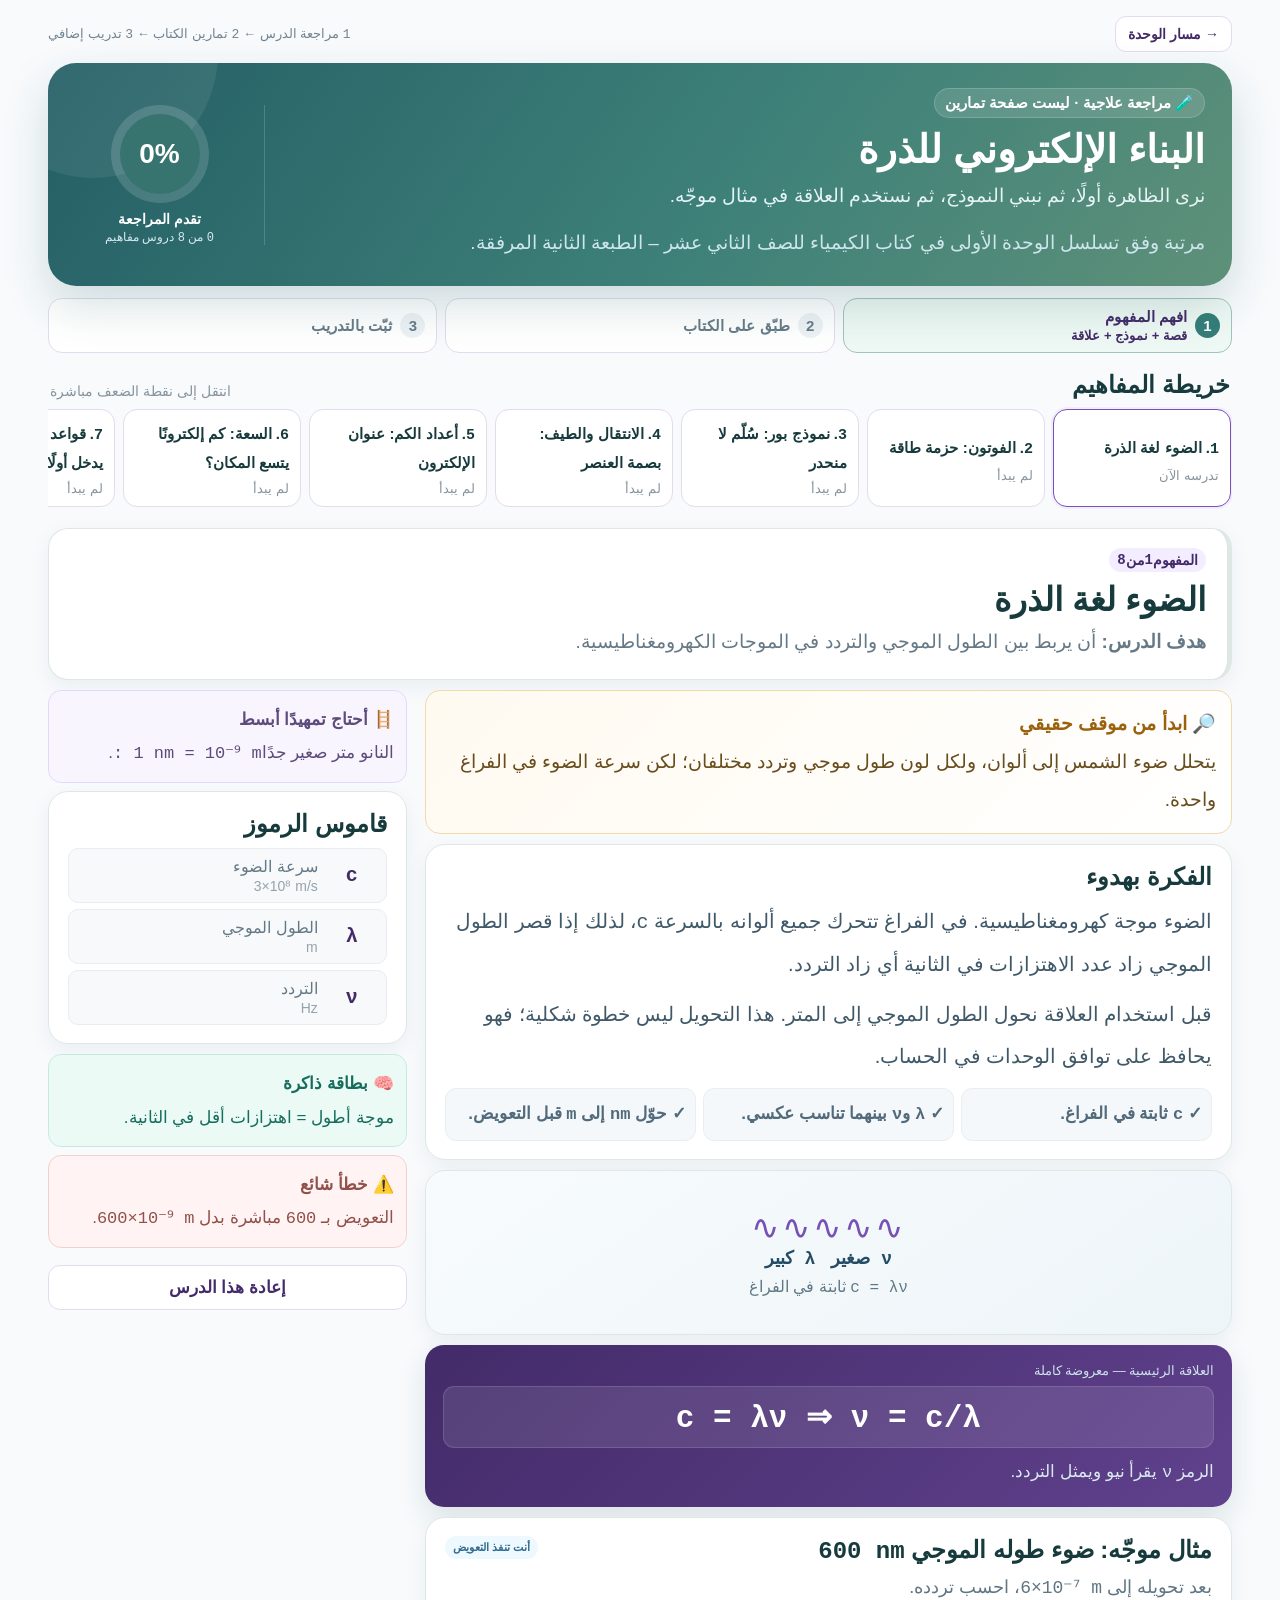
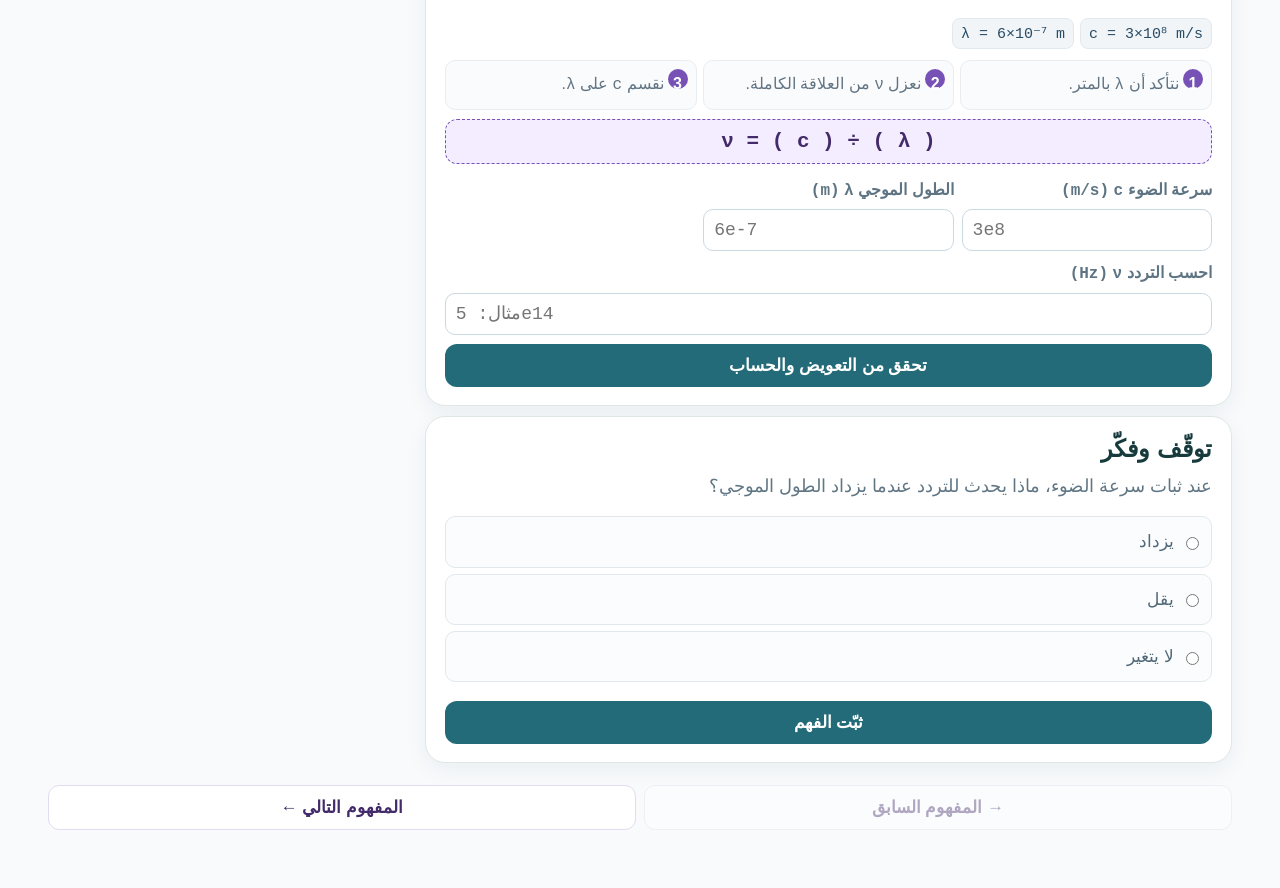
<file: static/pwa/chemistry-review.html>
<!doctype html><html lang="ar" dir="rtl"><head><meta charset="utf-8"><meta name="viewport" content="width=device-width,initial-scale=1,viewport-fit=cover"><meta name="theme-color" content="#432b69"><title>مراجعة البناء الإلكتروني للذرة</title><link rel="stylesheet" href="styles.css"><link rel="stylesheet" href="review.css"><link rel="icon" href="icon-192.png"></head><body class="review-page" data-theme="chemistry"><div id="reviewApp" class="rv-loading">جارٍ تحميل درس المراجعة…</div><script src="unit-chemistry-review-data.js"></script><script src="review.js"></script></body></html>
</file>
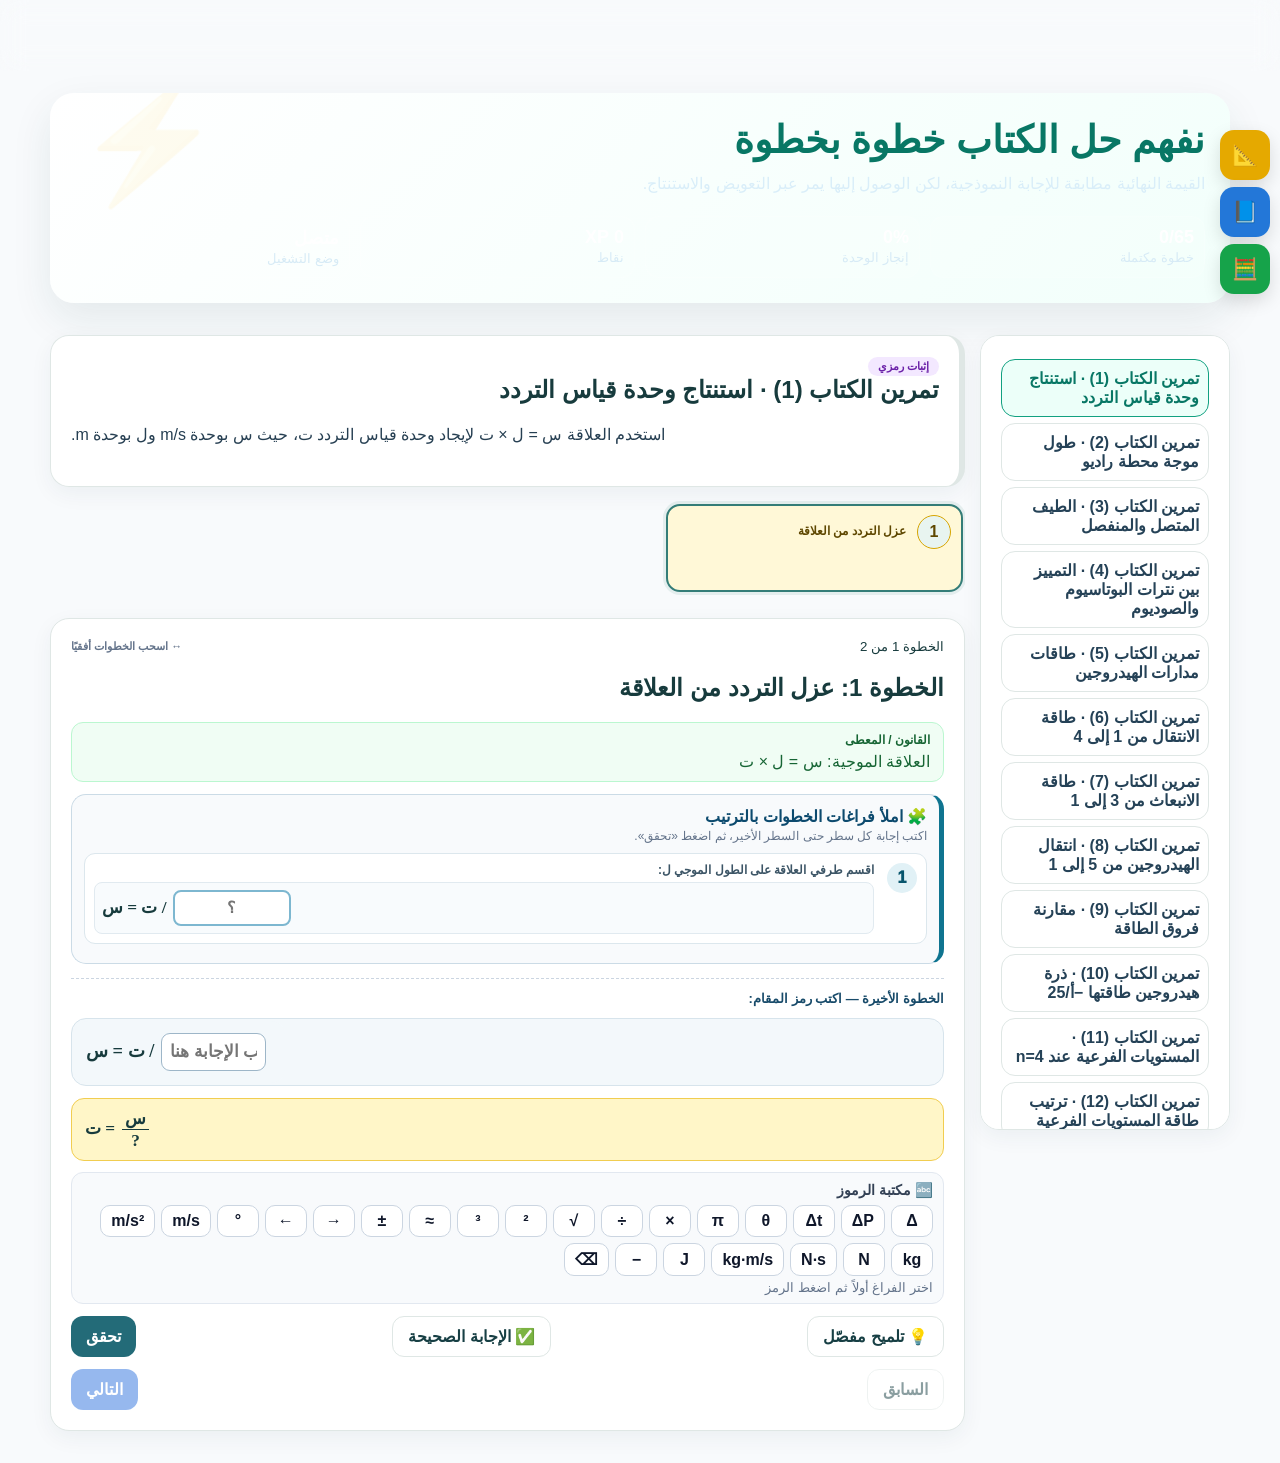
<file: static/pwa/chemistry-textbook.html>
<!doctype html><html lang="ar" dir="rtl"><head><meta charset="utf-8"><meta name="viewport" content="width=device-width,initial-scale=1,viewport-fit=cover"><meta name="theme-color" content="#082f49"><title>حلول تمارين الكتاب المدرسي — الطالب الصامد</title><link rel="stylesheet" href="styles.css"><link rel="icon" href="icon-192.png"></head><body class="chemistry-unit textbook-unit"><header class="top"><div class="container top-in"><div class="brand"><span class="mark">🛡️</span><span><b>حلول تمارين الكتاب المدرسي</b><small>الكيمياء · الوحدة الأولى · 20 تمرينًا</small></span></div><div class="actions"><a class="btn outline" href="chemistry-hub.html">مسار الكيمياء</a><span id="net" class="status">متصل</span></div></div></header><main class="container"><div class="hero"><h1>نفهم حل الكتاب خطوة بخطوة</h1><p>القيمة النهائية مطابقة للإجابة النموذجية، لكن الوصول إليها يمر عبر التعويض والاستنتاج.</p><div class="metrics"><div class="metric"><b id="stepDone">0/65</b><small>خطوة مكتملة</small></div><div class="metric"><b id="unitPct">0%</b><small>إنجاز الوحدة</small></div><div class="metric"><b id="xp">0 XP</b><small>نقاط</small></div><div class="metric"><b id="mode">أوفلاين</b><small>وضع التشغيل</small></div></div></div><div class="unit-layout"><aside id="qnav" class="card qnav"></aside><section><article id="statement" class="card statement"></article><div id="steps" class="steps"></div><article id="stepCard" class="card"></article></section></div></main><div class="dock"><div id="dockPanel" class="dock-panel hidden"></div><div class="rail"><button class="laws" data-pane="laws">📐</button><button class="stmt" data-pane="stmt">📘</button><button class="calc" data-pane="calc">🧮</button></div></div><div id="toast" class="toast"></div><script src="unit-chemistry-textbook-data.js"></script><script src="unit.js"></script></body></html>
</file>
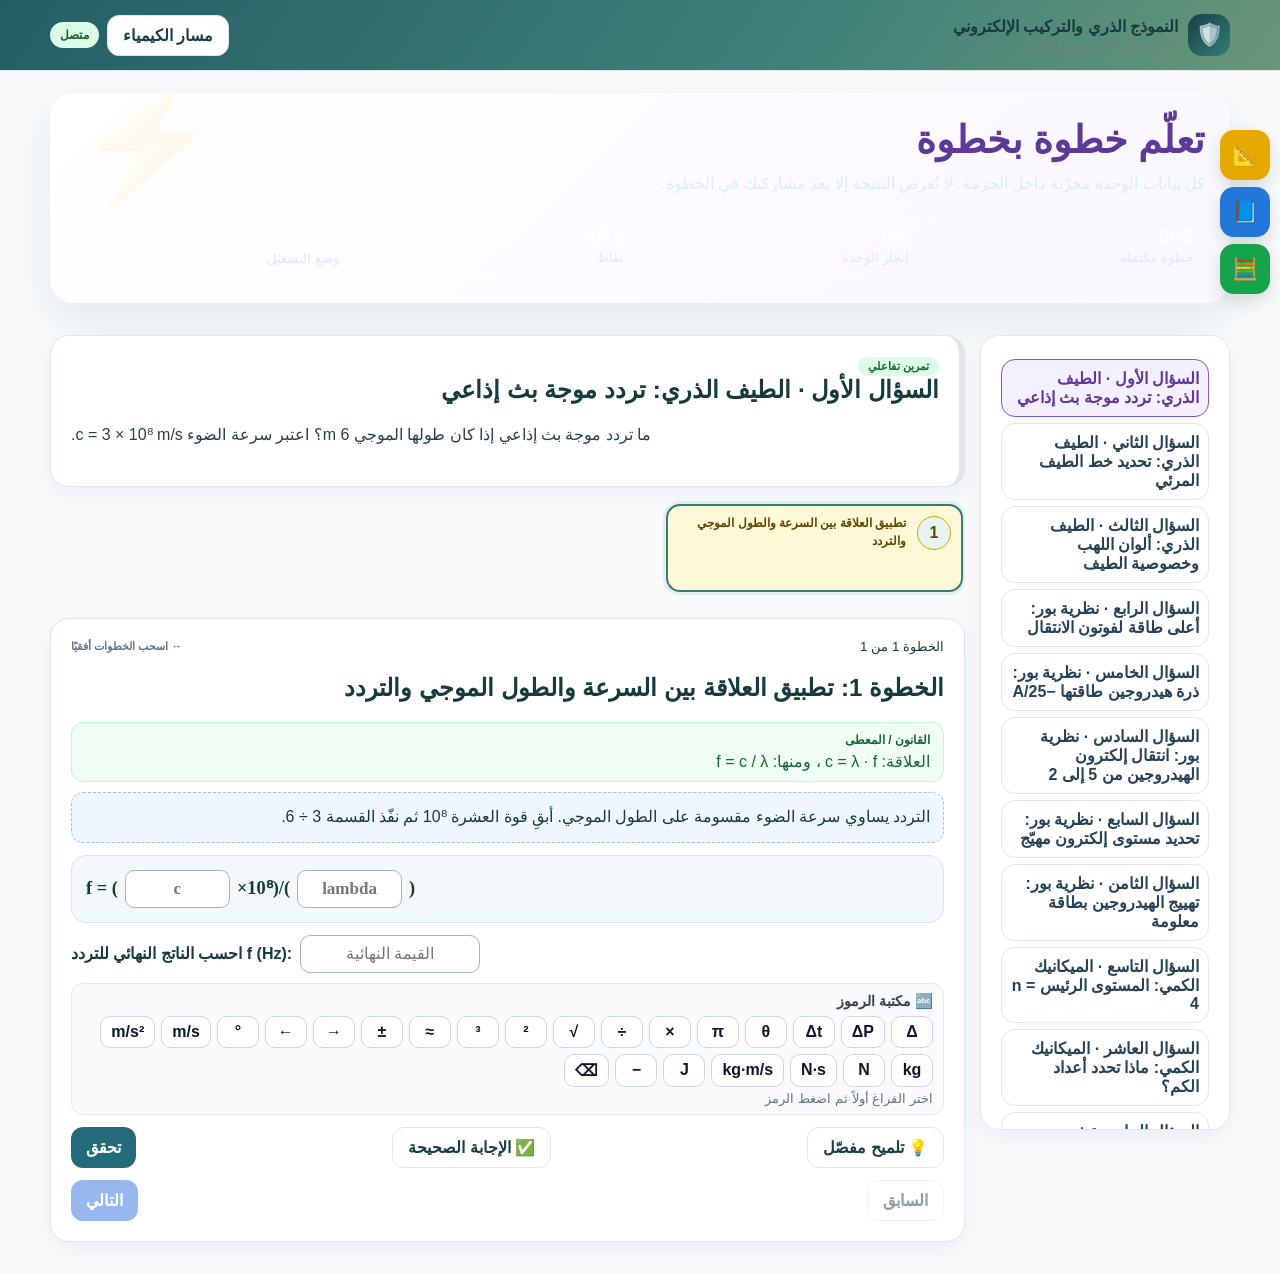
<file: static/pwa/chemistry-unit.html>
<!doctype html><html lang="ar" dir="rtl"><head><meta charset="utf-8"><meta name="viewport" content="width=device-width,initial-scale=1,viewport-fit=cover"><meta name="theme-color" content="#082f49"><title>النموذج الذري والتركيب الإلكتروني — الطالب الصامد</title><link rel="stylesheet" href="styles.css"><link rel="icon" href="icon-192.png"></head><body class="chemistry-unit"><header class="top"><div class="container top-in"><div class="brand"><span class="mark">🛡️</span><span><b>النموذج الذري والتركيب الإلكتروني</b><small>المرحلة 3 · 15 تمرينًا إضافيًا</small></span></div><div class="actions"><a class="btn outline" href="chemistry-hub.html">مسار الكيمياء</a><span id="net" class="status">متصل</span></div></div></header><main class="container"><div class="hero"><h1>تعلّم خطوة بخطوة</h1><p>كل بيانات الوحدة مخزّنة داخل الحزمة. لا تُعرض النتيجة إلا بعد مشاركتك في الخطوة.</p><div class="metrics"><div class="metric"><b id="stepDone">0/45</b><small>خطوة مكتملة</small></div><div class="metric"><b id="unitPct">0%</b><small>إنجاز الوحدة</small></div><div class="metric"><b id="xp">0 XP</b><small>نقاط</small></div><div class="metric"><b id="mode">أوفلاين</b><small>وضع التشغيل</small></div></div></div><div class="unit-layout"><aside id="qnav" class="card qnav"></aside><section><article id="statement" class="card statement"></article><div id="steps" class="steps"></div><article id="stepCard" class="card"></article></section></div></main><div class="dock"><div id="dockPanel" class="dock-panel hidden"></div><div class="rail"><button class="laws" data-pane="laws">📐</button><button class="stmt" data-pane="stmt">📘</button><button class="calc" data-pane="calc">🧮</button></div></div><div id="toast" class="toast"></div><script src="unit-chemistry-data.js"></script><script src="unit.js"></script></body></html>
</file>
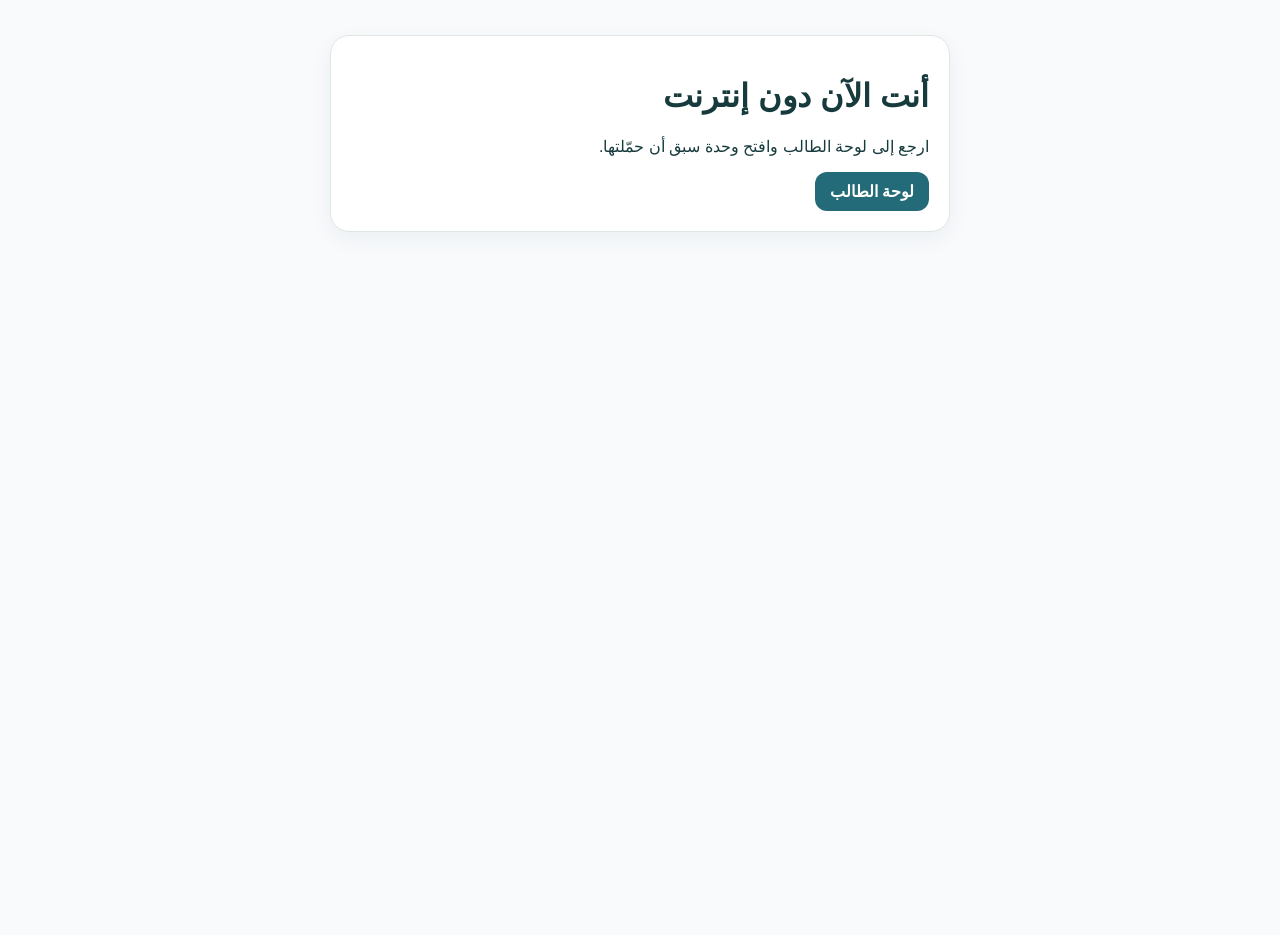
<file: static/pwa/offline.html>
<!doctype html><html lang="ar" dir="rtl"><meta charset="utf-8"><meta name="viewport" content="width=device-width"><link rel="stylesheet" href="styles.css"><main class="container"><div class="card auth"><h1>أنت الآن دون إنترنت</h1><p>ارجع إلى لوحة الطالب وافتح وحدة سبق أن حمّلتها.</p><a class="btn primary" href="index.html">لوحة الطالب</a></div></main></html>
</file>
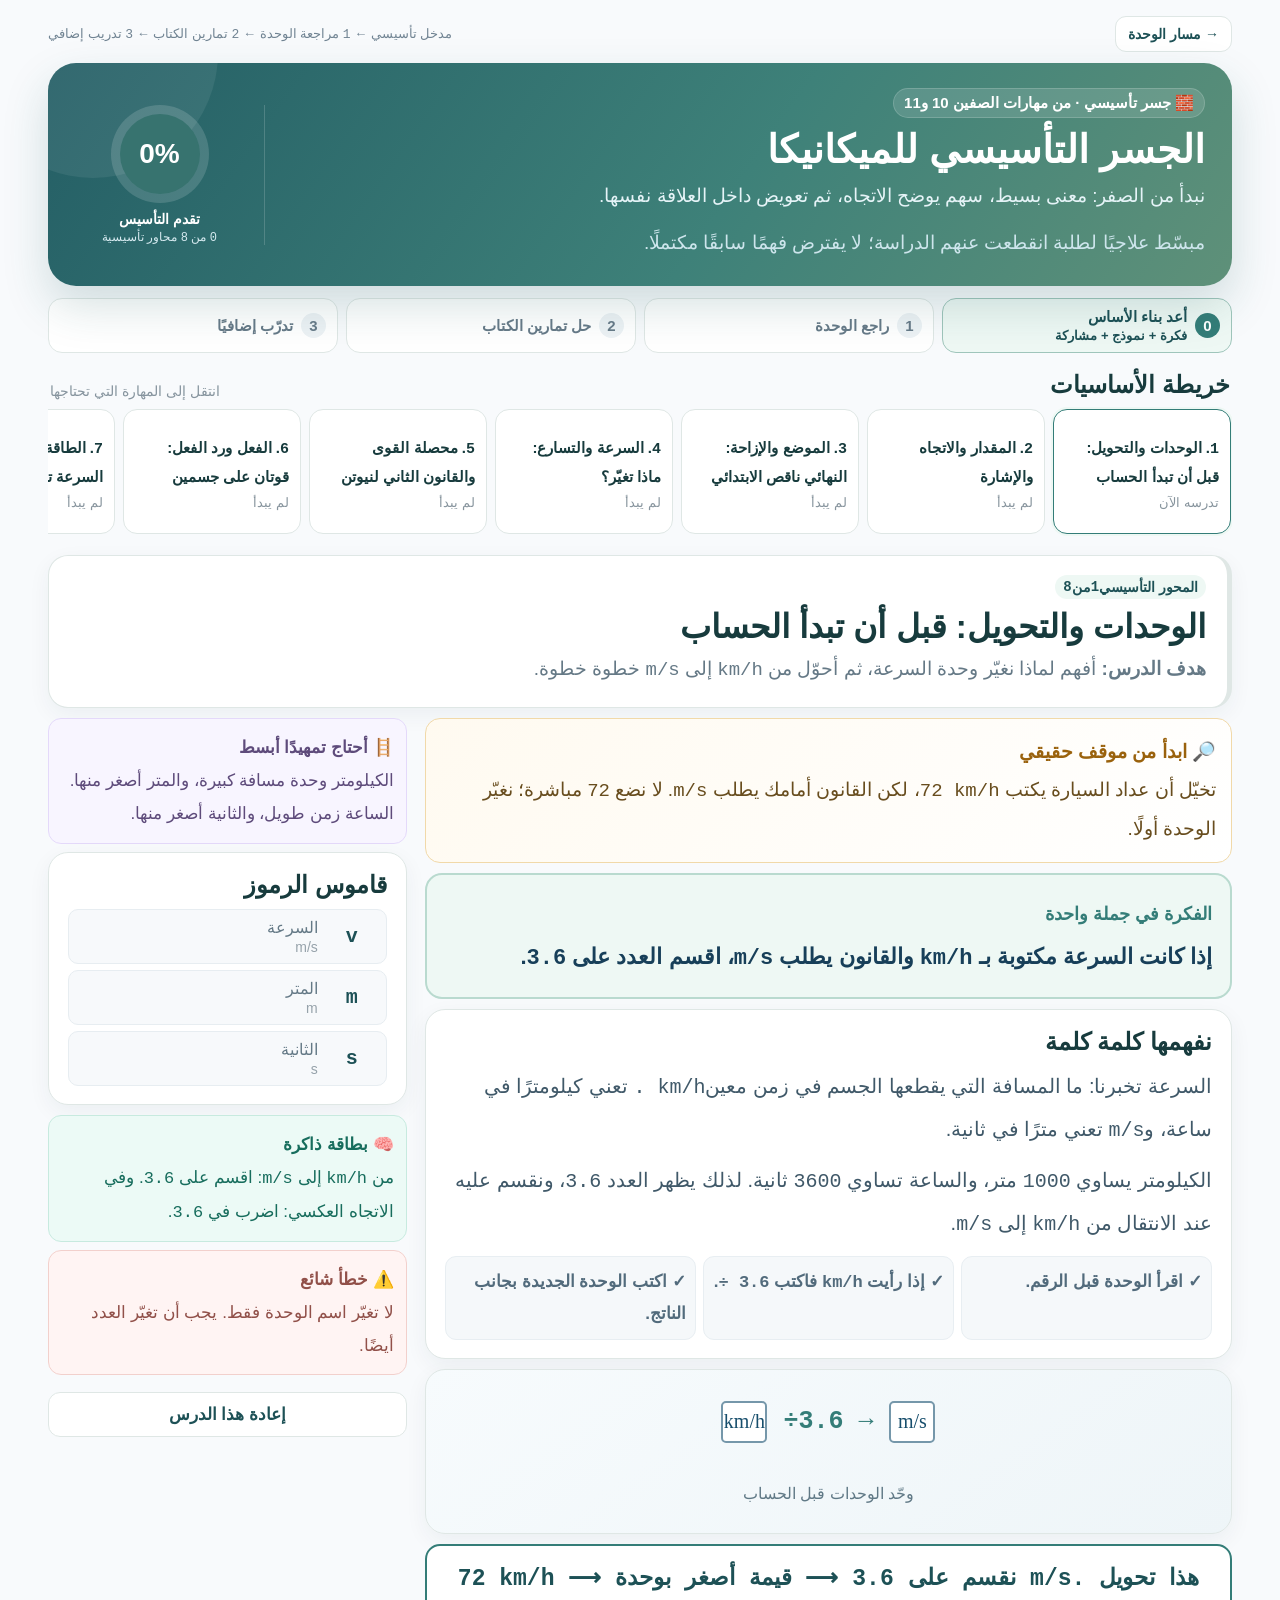
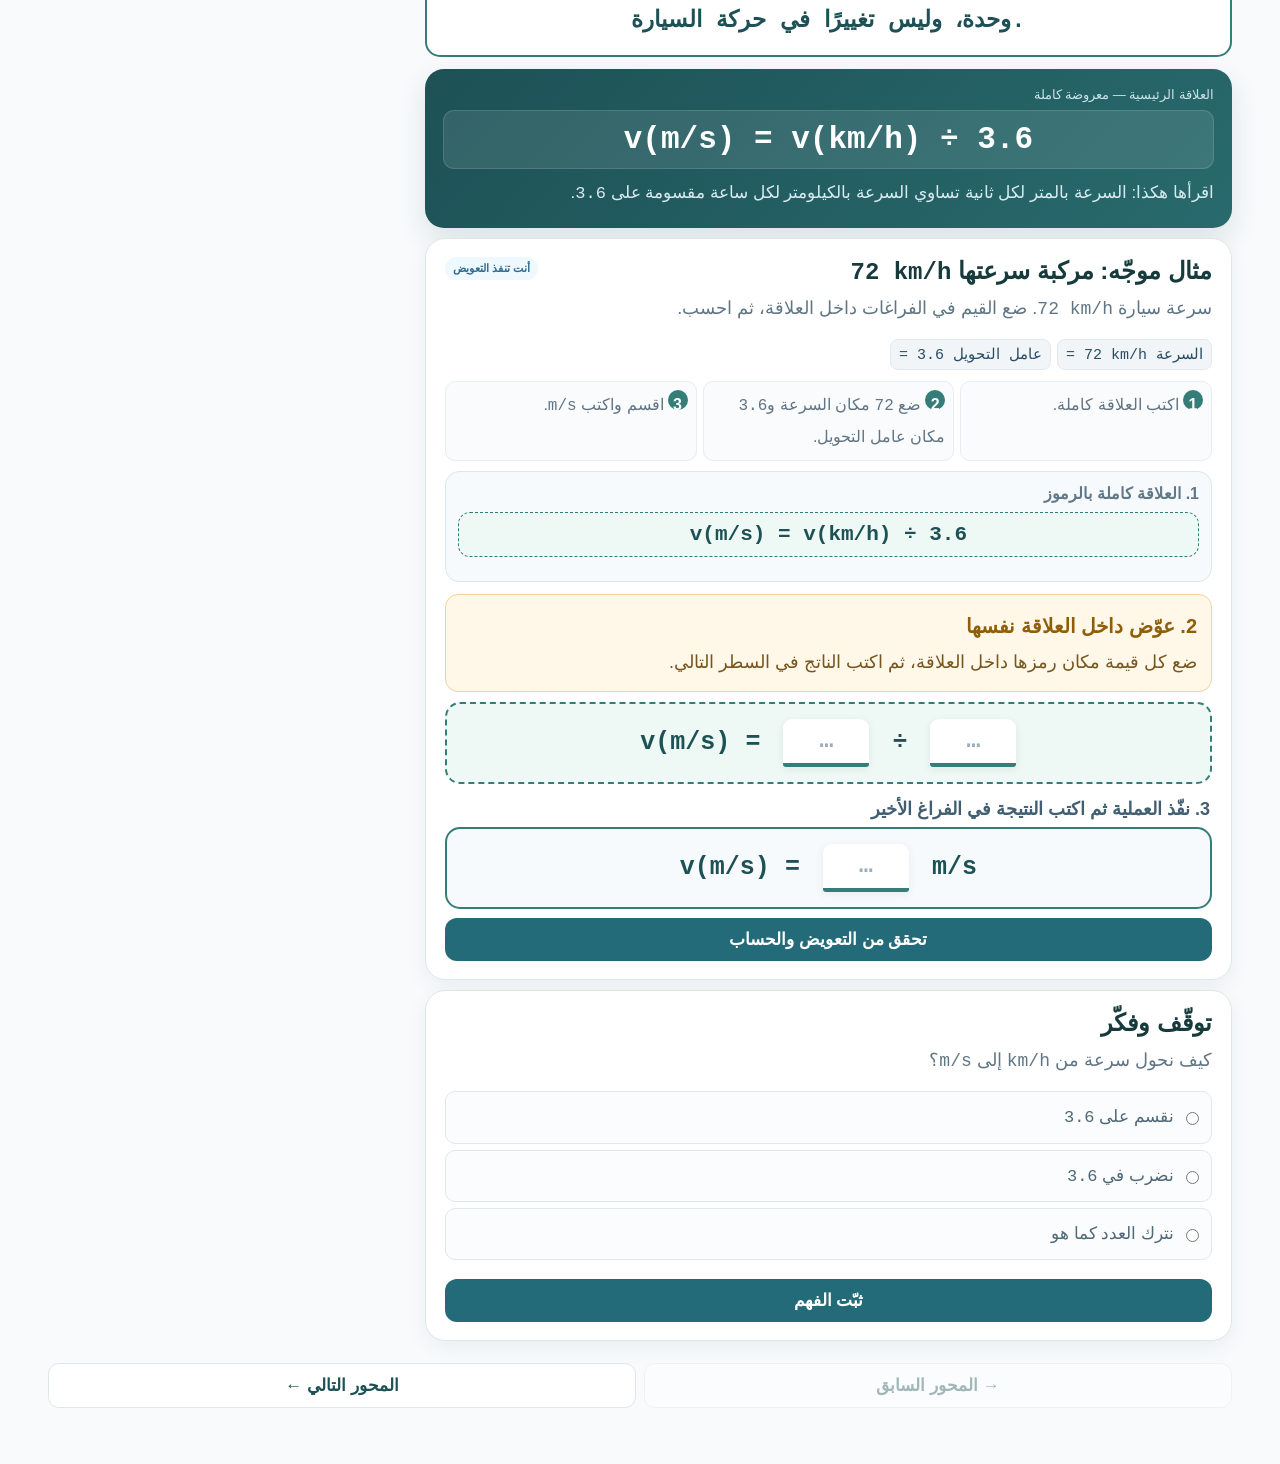
<file: static/pwa/physics-foundation.html>
<!doctype html><html lang="ar" dir="rtl"><head><meta charset="utf-8"><meta name="viewport" content="width=device-width,initial-scale=1,viewport-fit=cover"><meta name="theme-color" content="#0a3b59"><title>المدخل التأسيسي للميكانيكا</title><link rel="stylesheet" href="styles.css"><link rel="stylesheet" href="review.css"><link rel="icon" href="icon-192.png"></head><body class="review-page foundation-page" data-theme="physics"><div id="reviewApp" class="rv-loading">جارٍ تحميل الدرس التأسيسي…</div><script src="unit-physics-foundation-data.js"></script><script src="foundation.js"></script></body></html>
</file>
<file: static/pwa/styles.css>
:root{--navy:#082f49;--navy2:#0b436b;--teal:#0aa58b;--blue:#2f74df;--chem:#8154e9;--gold:#f5bd1f;--bg:#f4f8fb;--paper:#fff;--ink:#102436;--muted:#65798a;--line:#d8e4ec;--ok:#16a34a;--danger:#dc2626;--shadow:0 15px 40px rgba(8,47,73,.12)}*{box-sizing:border-box}html{direction:rtl;font-family:"Noto Sans Arabic","Segoe UI",Tahoma,Arial,sans-serif;background:var(--bg);color:var(--ink)}body{margin:0;background:linear-gradient(180deg,#f8fbfd,#eef5f8);min-height:100vh}button,input,select{font:inherit}.container{width:min(1180px,calc(100% - 28px));margin:auto}.top{position:sticky;top:0;z-index:20;background:rgba(255,255,255,.92);backdrop-filter:blur(12px);border-bottom:1px solid var(--line)}.top-in{height:70px;display:flex;align-items:center;justify-content:space-between;gap:12px}.brand{display:flex;align-items:center;gap:10px}.mark{width:42px;height:42px;border-radius:14px;background:linear-gradient(135deg,var(--navy),var(--teal));display:grid;place-items:center;color:#fff;font-size:22px}.brand b{display:block}.brand small{color:var(--muted)}.actions{display:flex;gap:8px;align-items:center}.btn{border:0;border-radius:12px;padding:10px 15px;font-weight:900;cursor:pointer;background:#e9f2f7;color:var(--navy);text-decoration:none;display:inline-flex;align-items:center;justify-content:center;gap:6px}.btn.primary{background:var(--teal);color:#fff}.btn.blue{background:var(--blue);color:#fff}.btn.gold{background:var(--gold);color:#2b260b}.btn.outline{background:#fff;border:1px solid var(--line)}.btn:disabled{opacity:.5;cursor:not-allowed}.status{font-size:12px;font-weight:900;padding:6px 10px;border-radius:999px;background:#dcfce7;color:#166534}.status.offline{background:#fee2e2;color:#991b1b}.hero{margin:22px auto 14px;background:linear-gradient(130deg,var(--navy),#0d527e 67%,#13749b);border-radius:26px;padding:25px;color:#fff;box-shadow:var(--shadow);position:relative;overflow:hidden}.hero:after{content:"⚡";position:absolute;left:24px;top:-22px;font-size:120px;opacity:.07}.hero h1{margin:0 0 8px;font-size:clamp(24px,4vw,38px)}.hero p{margin:0;color:#d9eef9;line-height:1.8}.metrics{display:grid;grid-template-columns:repeat(4,1fr);gap:10px;margin-top:17px}.metric{background:rgba(255,255,255,.1);border:1px solid rgba(255,255,255,.15);padding:10px;border-radius:14px}.metric b{display:block;font-size:18px}.metric small{color:#d7ebf6}.card{background:var(--paper);border:1px solid var(--line);border-radius:21px;padding:20px;box-shadow:0 8px 24px rgba(8,47,73,.06);margin:14px auto}.auth{max-width:620px;margin:35px auto}.auth h2{margin-top:0}.grid2{display:grid;grid-template-columns:1fr 1fr;gap:12px}.field{display:grid;gap:6px}.field label{font-weight:900;font-size:13px}.field input,.field select{width:100%;border:1px solid #bfd0dc;border-radius:12px;padding:11px;background:#fff;color:var(--ink)}.subjects{display:flex;gap:10px;flex-wrap:wrap}.check{border:1px solid var(--line);padding:9px 12px;border-radius:12px;background:#f8fbfd}.hidden{display:none!important}.dash-head{display:flex;justify-content:space-between;gap:12px;align-items:center}.student{display:flex;gap:11px;align-items:center}.avatar{width:52px;height:52px;border-radius:17px;background:linear-gradient(135deg,#2563eb,#7c3aed);color:#fff;display:grid;place-items:center;font-size:25px;font-weight:900}.student small{color:var(--muted)}.tabs{display:flex;gap:7px;background:#e9f1f6;border-radius:14px;padding:5px;margin:15px 0}.tab{flex:1;border:0;border-radius:10px;padding:9px;font-weight:900;background:transparent;cursor:pointer}.tab.active.physics{background:var(--blue);color:#fff}.tab.active.chemistry{background:var(--chem);color:#fff}.plan{display:grid;gap:11px}.unit{background:#fff;border:1px solid var(--line);border-right:5px solid var(--blue);border-radius:17px;padding:15px;display:grid;grid-template-columns:1fr auto;gap:12px;align-items:center}.unit.chemistry{border-right-color:var(--chem)}.unit h3{margin:0 0 4px;font-size:17px}.unit p{margin:0;color:var(--muted);font-size:12px}.unit-meta{display:flex;gap:7px;flex-wrap:wrap;margin-top:8px}.chip{font-size:10px;padding:4px 8px;border-radius:999px;background:#eef4f8;color:#476174;font-weight:900}.chip.ready{background:#dcfce7;color:#166534}.chip.soon{background:#fff3cd;color:#815f00}.unit-actions{display:flex;gap:7px;flex-wrap:wrap;justify-content:flex-end}.download-progress{height:7px;background:#e2e8f0;border-radius:99px;overflow:hidden;margin-top:8px}.download-progress i{display:block;height:100%;width:0;background:var(--teal);transition:.3s}.notice{background:#fff8d9;border:1px solid #f6d76d;border-right:5px solid var(--gold);border-radius:15px;padding:12px 14px;color:#6b5200;line-height:1.7}.toast{position:fixed;left:50%;bottom:25px;transform:translate(-50%,30px);background:#102d42;color:#fff;border-radius:12px;padding:11px 16px;opacity:0;transition:.25s;z-index:100}.toast.show{opacity:1;transform:translate(-50%,0)}
/* unit */.unit-layout{display:grid;grid-template-columns:250px 1fr;gap:15px;align-items:start;margin:18px auto}.qnav{position:sticky;top:86px;max-height:calc(100vh - 105px);overflow:auto}.qbtn{width:100%;text-align:right;border:1px solid var(--line);background:#fff;border-radius:11px;padding:9px;margin:3px 0;cursor:pointer;font-weight:800;color:#254257}.qbtn.active{background:var(--navy2);color:#fff}.qbtn.done{border-color:#86efac;background:#effdf3;color:#166534}.statement{border-right:6px solid var(--blue)}.statement h2{margin:0 0 8px}.statement p{line-height:1.9;color:#263f52}.steps{display:flex;gap:6px;overflow:auto;margin-bottom:10px}.dot{flex:0 0 auto;width:34px;height:34px;border-radius:50%;display:grid;place-items:center;background:#fff;border:2px solid #c8d8e3;font-weight:900}.dot.current{background:var(--gold);border-color:#d8a600}.dot.done{background:#dcfce7;border-color:#4ade80;color:#166534}.law{direction:ltr;text-align:left;unicode-bidi:isolate;background:#fff6c8;border:1px solid #f1d15c;border-radius:13px;padding:10px;font-family:Georgia,"Times New Roman",serif;font-size:18px;font-weight:700}.formula{direction:ltr;unicode-bidi:isolate;display:flex;align-items:center;gap:7px;flex-wrap:wrap;background:#f3f8fb;border:1px solid var(--line);border-radius:15px;padding:12px;margin:12px 0;font-family:Georgia,"Times New Roman",serif;font-size:17px;font-weight:700}.formula input{width:95px;border:1px solid #9db6c8;border-radius:9px;padding:8px;text-align:center;direction:ltr}.result-row{display:flex;gap:8px;align-items:center;direction:ltr;margin:10px 0}.result-row input{max-width:180px;border:1px solid #9db6c8;border-radius:10px;padding:9px;text-align:center}.solution{background:#edfff3;border:1px solid #9edbb4;border-radius:15px;padding:13px;line-height:1.8}.micro{display:grid;grid-template-columns:28px 1fr;gap:8px;padding:7px;border-bottom:1px dashed #b9d8c4}.micro b{width:26px;height:26px;border-radius:50%;background:var(--ok);color:#fff;display:grid;place-items:center}.micro .eq{direction:ltr;text-align:left;unicode-bidi:isolate;font-family:Georgia,"Times New Roman",serif}.dock{position:fixed;right:10px;top:130px;z-index:60;display:flex;gap:8px;align-items:flex-start}.rail{display:grid;gap:7px}.rail button{width:50px;height:50px;border:0;border-radius:14px;color:#fff;font-size:21px;cursor:pointer;box-shadow:0 7px 18px rgba(0,0,0,.13)}.rail .laws{background:#e5a900}.rail .stmt{background:#2377d8}.rail .calc{background:#16a34a}.dock-panel{width:min(350px,calc(100vw - 80px));max-height:70vh;overflow:auto;background:#fff;border:1px solid var(--line);border-radius:17px;padding:13px;box-shadow:var(--shadow)}.dock-panel h3{margin:0 0 9px}.calc-display{direction:ltr;text-align:left;background:#0f172a;color:#e2f7ff;padding:10px;border-radius:10px;font-family:monospace;font-size:18px;min-height:45px;overflow:auto}.calc-grid{display:grid;grid-template-columns:repeat(5,1fr);gap:5px;margin-top:8px}.calc-grid button{border:0;border-radius:8px;padding:8px;background:#eaf1f6;font-weight:800;cursor:pointer}.calc-grid .op{background:#dbeafe;color:#1e40af}.calc-grid .equal{background:var(--teal);color:#fff}.navrow{display:flex;justify-content:space-between;gap:8px;margin-top:12px}.install-help{font-size:12px;color:var(--muted);line-height:1.7}
@media(max-width:800px){.metrics{grid-template-columns:1fr 1fr}.grid2{grid-template-columns:1fr}.unit{grid-template-columns:1fr}.unit-actions{justify-content:flex-start}.unit-layout{grid-template-columns:1fr}.qnav{position:static;display:flex;overflow:auto;max-height:none}.qbtn{min-width:155px}.dock{top:100px}.dock-panel{width:calc(100vw - 75px)}.container{width:min(100% - 18px,1180px)}}


/* ===== مطابقة عرض Streamlit في الوحدة الأوفلاين · v2 ===== */
.mixed-text{unicode-bidi:plaintext;white-space:normal}.type-chip{display:inline-block;border-radius:999px;padding:3px 10px;font-weight:900;font-size:11px}.type-chip.interactive{background:#dcfce7;color:#166534}.type-chip.proof{background:#f3e8ff;color:#6b21a8}.step-head{display:flex;align-items:center;justify-content:space-between;gap:10px}.swipe-note{color:#64748b;font-size:11px;font-weight:800}.steps{direction:rtl;display:flex;flex-wrap:nowrap;gap:10px;overflow-x:auto;overflow-y:hidden;scroll-snap-type:x mandatory;scroll-behavior:smooth;overscroll-behavior-inline:contain;-webkit-overflow-scrolling:touch;touch-action:pan-x;padding:3px 2px 12px;cursor:grab;scrollbar-width:thin;scrollbar-color:#8bb6d0 #e7f0f5}.steps.dragging{cursor:grabbing;scroll-snap-type:none;user-select:none}.steps::-webkit-scrollbar{height:8px}.steps::-webkit-scrollbar-track{background:#e7f0f5;border-radius:99px}.steps::-webkit-scrollbar-thumb{background:#8bb6d0;border-radius:99px}.step-tile{scroll-snap-align:center;flex:0 0 calc((100% - 20px)/3);min-width:190px;min-height:74px;border:1px solid #cbdde8;border-radius:15px;background:#fff;color:#17364b;padding:9px 10px;display:flex;align-items:center;gap:9px;text-align:right;cursor:pointer;box-shadow:0 5px 13px rgba(8,47,73,.06)}.step-tile:hover{border-color:#65a9d3}.step-tile.current{background:#fff8d7;border:2px solid #efb800;color:#5e4700;box-shadow:0 7px 17px rgba(239,184,0,.16)}.step-tile.done{background:#effdf3;border-color:#57d486;color:#166534}.step-tile.locked{opacity:.5;cursor:not-allowed}.step-number{flex:0 0 34px;width:34px;height:34px;border-radius:50%;display:grid;place-items:center;background:#eaf2f7;border:1px solid #bad0de;font-weight:900}.step-tile.current .step-number{background:#f5bd1f;border-color:#d7a500}.step-tile.done .step-number{background:#dcfce7;border-color:#4ade80}.step-title{font-size:12px;line-height:1.45;font-weight:900;display:-webkit-box;-webkit-line-clamp:2;-webkit-box-orient:vertical;overflow:hidden}.law-guide-box{background:#f0fdf4;border:1px solid #bbf7d0;border-radius:12px;padding:10px 13px;margin:10px 0;color:#166534;unicode-bidi:plaintext}.law-guide-box>b{display:block;font-size:12px;margin-bottom:5px}.explain-box{background:#eff6ff;border:1px dashed #93c5fd;border-radius:12px;padding:10px 13px;margin:10px 0;line-height:1.8}.formula-scroll,.proof-preview,.micro-eq,.result-eq,.mini-law{direction:ltr;overflow-x:auto;overflow-y:hidden;-webkit-overflow-scrolling:touch}.formula-scroll{border:1px solid #d7e4ec;background:#f3f8fb;border-radius:15px;margin:12px 0;padding:2px}.formula-scroll .formula{border:0;margin:0;min-width:max-content;width:max-content;max-width:none;flex-wrap:nowrap;justify-content:flex-start;white-space:nowrap}.proof-input{min-height:60px}.proof-preview{background:#fff6c8;border:1px solid #f1cd50;border-radius:13px;padding:11px 13px;margin:11px 0;text-align:left;white-space:nowrap}.answer-label{font-weight:800;color:#365266;font-size:13px;margin-top:12px}.math-expr{display:inline-block;direction:ltr;unicode-bidi:isolate;white-space:nowrap;font-family:"Cambria Math","Times New Roman",Georgia,serif;font-size:1.08em;font-weight:750;color:inherit;line-height:1.3}.math-expr sub{font-size:.63em;vertical-align:-.32em;line-height:0}.math-expr sup{font-size:.63em;vertical-align:.62em;line-height:0}.frac{display:inline-grid;grid-template-rows:auto auto;vertical-align:middle;text-align:center;line-height:1.03;margin:0 .14em}.frac>.num{display:block;border-bottom:1.6px solid currentColor;padding:0 .18em .08em}.frac>.den{display:block;padding:.08em .18em 0}.root:before{content:'√';font-size:1.18em;vertical-align:-.08em}.root .radicand{border-top:1.5px solid currentColor;padding:.02em .12em 0}.micro-eq{background:#fff;border:1px solid #fde68a;border-radius:7px;padding:5px 9px;margin-top:4px;text-align:left;white-space:nowrap}.result-eq{background:#fff;border:1px solid #86efac;border-radius:8px;padding:7px 10px;margin-top:9px;text-align:left;white-space:nowrap;color:#137333;font-weight:900}.formula input{flex:0 0 105px;width:105px}.result-row{justify-content:flex-start;overflow-x:auto}.statement p{unicode-bidi:plaintext}.statement{position:sticky;top:82px;z-index:8}.qnav{z-index:9}#stepCard{touch-action:pan-y;animation:stepIn .2s ease}@keyframes stepIn{from{opacity:.55;transform:translateX(-8px)}to{opacity:1;transform:none}}
@media(max-width:800px){.step-tile{flex-basis:min(78vw,310px);min-width:min(78vw,310px)}.swipe-note{display:inline}.statement{position:static}.unit-layout{gap:8px}.qnav{padding:9px}.formula-scroll .formula{padding:10px}.dock{right:5px}.rail button{width:46px;height:46px}}


/* ===== الاستنتاجات الموجّهة والاختزال · v3 ===== */
.step-tile{display:grid;grid-template-columns:36px minmax(0,1fr);grid-template-areas:"number title" "result result";align-content:start;min-height:88px}.step-number{grid-area:number}.step-title{grid-area:title;align-self:center}.step-result{grid-area:result;display:block;direction:ltr;text-align:left;overflow:hidden;text-overflow:ellipsis;white-space:nowrap;background:#f7fafc;border:1px solid #dbe7ee;border-radius:7px;padding:4px 7px;margin-top:5px;color:#0f5132;font-size:11px}.step-result .math-expr{max-width:100%;font-size:1em}.step-tile.current .step-result{background:#fffdf1;border-color:#ecd77b}.needed-box{background:#f7fbff;border:1px solid #b9d7ea;border-right:5px solid #2f74df;border-radius:14px;padding:11px 12px;margin:11px 0}.needed-head{font-weight:950;color:#164e75;margin-bottom:7px}.needed-row{display:grid;grid-template-columns:minmax(145px,.42fr) minmax(0,1fr);gap:9px;align-items:center;padding:7px 0;border-top:1px dashed #c7dce8}.needed-row:first-of-type{border-top:0}.needed-source{font-size:11px;font-weight:850;color:#587184}.needed-eq{direction:ltr;text-align:left;overflow-x:auto;white-space:nowrap;background:#fff;border:1px solid #d8e6ee;border-radius:8px;padding:6px 9px}.guided-work{background:#fffbeb;border:1px solid #f4d35e;border-right:5px solid #e9aa00;border-radius:14px;padding:12px;margin:12px 0}.guided-title{font-weight:950;color:#7a5800}.guided-work p{margin:4px 0 9px;color:#6d5a1d;font-size:12px}.guided-equation{direction:ltr;display:flex;align-items:center;gap:8px;overflow-x:auto;white-space:nowrap;background:#fff;border:1px solid #eadb9a;border-radius:10px;padding:9px}.guided-equation input{flex:0 0 245px;width:245px;border:2px solid #e6b51e;border-radius:9px;padding:8px;text-align:center;direction:ltr;color:#1d4ed8;font-weight:900}.final-label{margin-top:14px;color:#184b6a}.guided-solution{direction:ltr;text-align:left;background:#f0fdf4;border:1px solid #86efac;border-radius:10px;padding:8px 10px;margin:9px 0}.guided-solution>span{direction:rtl;display:block;text-align:right;color:#166534;font-size:11px;font-weight:900;margin-bottom:4px}
@media(max-width:800px){.needed-row{grid-template-columns:1fr}.guided-equation input{flex-basis:210px;width:210px}.step-tile{min-height:96px}}


/* ===== سلاسل الحل التفصيلية دون اختصار · v4 ===== */
.micro-practice{background:#f8fafc;border:1px solid #cbdbe6;border-right:5px solid #0f7490;border-radius:15px;padding:12px;margin:12px 0}.micro-practice-head{font-weight:950;color:#0c4a6e}.micro-practice>p{margin:3px 0 10px;color:#64748b;font-size:12px}.micro-practice-row{display:grid;grid-template-columns:34px minmax(0,1fr);gap:9px;align-items:start;background:#fff;border:1px solid #dce7ed;border-radius:11px;padding:9px;margin:7px 0;transition:.2s}.micro-practice-index{width:30px;height:30px;border-radius:50%;background:#e1f1f6;color:#07556d;display:grid;place-items:center;font-weight:950}.micro-practice-desc{direction:rtl;text-align:right;font-size:12px;font-weight:850;color:#3c5566;margin-bottom:5px}.micro-practice-eq{direction:ltr;text-align:left;display:flex;align-items:center;gap:6px;overflow-x:auto;white-space:nowrap;background:#f8fbfd;border:1px solid #e1eaf0;border-radius:8px;padding:7px}.micro-practice-eq input{flex:0 0 118px;width:118px;border:2px solid #7db7d0;border-radius:8px;padding:7px;text-align:center;direction:ltr;color:#1d4ed8;font-weight:950;background:#fff}.micro-practice-row.is-ok{border-color:#4ade80;background:#f0fdf4}.micro-practice-row.is-ok .micro-practice-index{background:#22c55e;color:#fff}.micro-practice-row.is-bad{border-color:#ef4444;background:#fff1f2}.micro-practice-row.is-bad input{border-color:#ef4444;background:#fff}.final-label{border-top:1px dashed #cbd5e1;padding-top:12px}
@media(max-width:800px){.micro-practice-row{grid-template-columns:30px minmax(0,1fr)}.micro-practice-eq input{flex-basis:102px;width:102px}}

/* CHEMISTRY_UNIT_THEME_V1 */
body.chemistry-unit .top{background:linear-gradient(135deg,#43266f,#7547b8)}
body.chemistry-unit .hero{background:linear-gradient(135deg,#fff,#faf7ff);border-color:#dfd2f5}
body.chemistry-unit .hero h1{color:#5f3997}
body.chemistry-unit .qbtn.active{border-color:#8256c7;background:#f5f0ff;color:#5f3997}
body.chemistry-unit .step-tile.current{border-color:#8256c7;box-shadow:0 0 0 2px rgba(130,86,199,.10)}
body.chemistry-unit .btn.primary{background:#7142ad;border-color:#7142ad}
.root-result-row .formula{display:flex;align-items:center;gap:8px;direction:ltr;overflow-x:auto}
.root-result-row input{min-width:92px}

/* TEXTBOOK_UNIT_THEME_V1 */
body.textbook-unit .top{background:linear-gradient(135deg,#075b52,#0b927e)}
body.textbook-unit .hero{border-color:#bfe9df;background:linear-gradient(135deg,#fff,#f2fffb)}
body.textbook-unit .hero h1{color:#087765}
body.textbook-unit .qbtn.active{border-color:#12a181;background:#ecfff9;color:#087765}
body.textbook-unit .step-tile.current{border-color:#12a181;box-shadow:0 0 0 2px rgba(18,161,129,.10)}
body.textbook-unit .btn.primary{background:#0d8f7b;border-color:#0d8f7b}

/* PHYSICS_BOOK_THEME_V1 */
.question-figure{margin:14px 0 2px;padding:10px;border-radius:15px;background:#f8fbfd;border:1px solid #d7e5ee;text-align:center}.question-figure img{display:block;width:100%;max-height:330px;object-fit:contain;margin:auto}.question-figure figcaption{font-size:10px;color:#617587;margin-top:7px;font-weight:700}
body.physics-book-unit .top{background:linear-gradient(135deg,#6f3e07,#c77b16)}body.physics-book-unit .hero{border-color:#f2d9ae;background:linear-gradient(135deg,#fff,#fffaf0)}body.physics-book-unit .hero h1{color:#8a4d09}body.physics-book-unit .qbtn.active{border-color:#e89922;background:#fff8e8;color:#8a4d09}body.physics-book-unit .step-tile.current{border-color:#e89922;box-shadow:0 0 0 2px rgba(232,153,34,.10)}body.physics-book-unit .btn.primary{background:#c77b16;border-color:#c77b16}

/* GUIDED_REVIEW_THEME_V1 */
body.physics-review-unit .top{background:linear-gradient(135deg,#08766b,#12a190)}body.physics-review-unit .hero{border-color:#bfe9df;background:linear-gradient(135deg,#fff,#f2fffb)}body.physics-review-unit .hero h1{color:#08766b}body.physics-review-unit .qbtn.active{border-color:#12a190;background:#effdf9;color:#08766b}body.physics-review-unit .step-tile.current{border-color:#12a190;box-shadow:0 0 0 2px rgba(18,161,144,.10)}body.physics-review-unit .btn.primary{background:#0d8b7b;border-color:#0d8b7b}
body.chemistry-review-unit .top{background:linear-gradient(135deg,#0d7469,#159b88)}body.chemistry-review-unit .hero{border-color:#c5ebe4;background:linear-gradient(135deg,#fff,#f3fffc)}body.chemistry-review-unit .hero h1{color:#0d7469}body.chemistry-review-unit .qbtn.active{border-color:#159b88;background:#effdf9;color:#0d7469}body.chemistry-review-unit .step-tile.current{border-color:#159b88;box-shadow:0 0 0 2px rgba(21,155,136,.10)}body.chemistry-review-unit .btn.primary{background:#0d8b7b;border-color:#0d8b7b}

/* FINAL_UI_V13_CONTENT */
:root{--navy:#173f44;--navy2:#245e65;--teal:#347d78;--gold:#f5c65a;--bg:#f8fafc;--ink:#173b3d;--muted:#71847f;--line:#dfe7e5;--shadow:0 16px 42px rgba(23,63,68,.09)}
body{background:#f8fafc;color:#173b3d}.top{background:linear-gradient(125deg,#245e65,#3e8179 62%,#6a9679)!important}.card,.statement,.qnav{border-color:#dfe7e5!important;border-radius:19px!important;box-shadow:0 7px 22px rgba(23,63,68,.055)!important}.hero{border-radius:24px!important}.qbtn,.step-tile,.dock-panel,.formula,.solution,.law{border-radius:14px!important}.btn.primary{background:#236b78!important;border-color:#236b78!important}.step-tile.current{border-color:#347d78!important;box-shadow:0 0 0 3px rgba(52,125,120,.10)!important}.step-number{background:#e8f4f0!important}.notice{border-radius:15px!important}

/* v19: شرح موجّه مفصّل */
.hint-rich{text-align:right;line-height:1.9}
.hint-rich>div{margin:6px 0}
.hint-rich ol.hint-steps{margin:6px 18px 6px 0;padding:0 14px 0 0}
.hint-rich ol.hint-steps li{margin:4px 0}
.hint-rich .hint-eq{display:inline-block;background:#fff;border:1px solid #e2e8f0;border-radius:8px;padding:1px 8px;margin-inline-start:4px}

/* v20: مكتبة الرموز */
.sym-pad{margin:10px 0;padding:8px 10px;border:1px solid #e2e8f0;border-radius:12px;background:#f8fafc;text-align:right}
.sym-pad b{font-size:.9rem;color:#334155}
.sym-pad small{display:block;color:#64748b;margin-top:4px}
.sym-row{display:flex;flex-wrap:wrap;gap:6px;margin-top:6px}
.sym-key{min-width:42px;padding:6px 10px;border:1px solid #cbd5e1;border-radius:10px;background:#fff;font-size:1rem;font-weight:700;color:#0f172a;cursor:pointer}
.sym-key:active{background:#e0f2fe;transform:translateY(1px)}

/* v21: اختيار التعليل الصحيح */
.mcq-box{margin:10px 0;padding:10px 12px;border:1px solid #e2e8f0;border-radius:14px;background:#fff;text-align:right}
.mcq-box b{display:block;margin-bottom:8px;color:#0f172a}
.mcq-opt{display:flex;gap:8px;align-items:flex-start;padding:8px 10px;margin:6px 0;border:1px solid #e2e8f0;border-radius:12px;background:#f8fafc;cursor:pointer;line-height:1.8}
.mcq-opt:hover{border-color:#93c5fd;background:#eff6ff}
.mcq-opt input{margin-top:6px;flex:none}
</file>
<file: static/pwa/review.css>
:root{--rv-accent:#0d8c80;--rv-deep:#0a3b59;--rv-soft:#e8faf6;--rv-ink:#18364c;--rv-muted:#627786;--rv-line:#dce6ed}*{box-sizing:border-box}body.review-page{margin:0;background:#f4f7fb;color:var(--rv-ink);font-family:Arial,"Noto Sans Arabic",sans-serif}.review-page[data-theme="chemistry"]{--rv-accent:#7751b5;--rv-deep:#432b69;--rv-soft:#f3edff;--rv-line:#e3dbef}.rv-shell{max-width:1180px;margin:auto;padding:16px 18px 55px}.rv-top{display:flex;align-items:center;justify-content:space-between;gap:12px;margin-bottom:11px}.rv-back{display:inline-flex;align-items:center;gap:7px;text-decoration:none;color:var(--rv-deep);background:#fff;border:1px solid var(--rv-line);border-radius:11px;padding:9px 12px;font-size:12px;font-weight:800}.rv-breadcrumb{color:#718493;font-size:10px}.rv-hero{background:linear-gradient(135deg,var(--rv-deep),var(--rv-accent));color:#fff;border-radius:25px;padding:25px 27px;display:grid;grid-template-columns:minmax(0,1fr) 190px;gap:22px;align-items:center;box-shadow:0 18px 42px rgba(15,53,79,.16);position:relative;overflow:hidden}.rv-hero:after{content:"";position:absolute;width:250px;height:250px;border-radius:50%;background:rgba(255,255,255,.07);left:-80px;top:-135px}.rv-hero-copy,.rv-progress{position:relative;z-index:1}.rv-kicker{display:inline-flex;background:rgba(255,255,255,.13);border:1px solid rgba(255,255,255,.17);padding:5px 10px;border-radius:99px;font-size:10px;font-weight:900}.rv-hero h1{font-size:29px;margin:9px 0 5px}.rv-hero p{font-size:13px;line-height:1.8;color:#e5f3f7;margin:0}.rv-source{font-size:10px!important;color:#cde5ec!important;margin-top:10px!important}.rv-progress{text-align:center;border-right:1px solid rgba(255,255,255,.17);padding-right:20px}.rv-ring{width:98px;height:98px;margin:0 auto 8px;border-radius:50%;display:grid;place-items:center;position:relative}.rv-ring:after{content:"";position:absolute;inset:9px;border-radius:50%;background:var(--rv-deep)}.rv-ring b{position:relative;z-index:1;font-size:22px}.rv-progress span,.rv-progress small{display:block}.rv-progress span{font-size:11px;font-weight:900}.rv-progress small{font-size:9px;color:#d6eaf0;margin-top:3px}.rv-route{display:grid;grid-template-columns:repeat(3,1fr);gap:8px;margin:12px 0 18px}.rv-route>div{background:#fff;border:1px solid var(--rv-line);border-radius:13px;padding:9px 11px;display:flex;align-items:center;gap:8px;color:#677a88;font-size:10px;font-weight:800}.rv-route b{width:25px;height:25px;border-radius:50%;display:grid;place-items:center;background:#edf2f5}.rv-route .active{border-color:var(--rv-accent);background:var(--rv-soft);color:var(--rv-deep)}.rv-route .active b{background:var(--rv-accent);color:#fff}.rv-map-head{display:flex;align-items:end;justify-content:space-between;margin:18px 2px 8px}.rv-map-head h2{font-size:19px;margin:0}.rv-map-head small{font-size:9px;color:#86949e}.rv-map{display:flex;gap:8px;overflow-x:auto;padding:2px 1px 9px;scrollbar-width:thin}.rv-map button{font:inherit;text-align:right;min-width:145px;border:1px solid var(--rv-line);background:#fff;border-radius:13px;padding:10px 11px;color:#566c7b;cursor:pointer}.rv-map button b,.rv-map button small{display:block}.rv-map button b{font-size:10px;color:var(--rv-ink);margin-bottom:5px}.rv-map button small{font-size:8px;color:#87949d}.rv-map button.current{border-color:var(--rv-accent);box-shadow:0 0 0 2px var(--rv-soft)}.rv-map button.done{background:#effbf8;border-color:#9fddcf}.rv-lesson-head{background:#fff;border:1px solid var(--rv-line);border-right:5px solid var(--rv-accent);border-radius:18px;padding:19px 21px;margin:12px 0 10px;box-shadow:0 8px 24px rgba(26,61,83,.05)}.rv-lesson-head .tag{display:inline-flex;background:var(--rv-soft);color:var(--rv-deep);padding:4px 8px;border-radius:99px;font-size:9px;font-weight:900}.rv-lesson-head h2{font-size:24px;margin:8px 0 5px}.rv-lesson-head p{font-size:12px;line-height:1.75;color:#657986;margin:0}.rv-layout{display:grid;grid-template-columns:minmax(0,2.25fr) minmax(270px,1fr);gap:18px;align-items:start}.rv-card{background:#fff;border:1px solid var(--rv-line);border-radius:17px;padding:18px 19px;margin-bottom:10px;box-shadow:0 7px 22px rgba(20,56,79,.04)}.rv-card h3{font-size:16px;margin:0 0 10px}.rv-story{background:linear-gradient(135deg,#fffaf0,#fff);border:1px solid #f1d9a9;border-radius:15px;padding:14px 15px;margin-bottom:10px;color:#684d1e;line-height:1.85;font-size:12px}.rv-story b{color:#9a620d}.rv-paragraph{font-size:13px;line-height:1.95;color:#405969;margin:0 0 9px}.rv-points{display:grid;grid-template-columns:repeat(3,1fr);gap:7px;margin-top:10px}.rv-point{background:#f5f8fa;border:1px solid #e8eef2;border-radius:11px;padding:9px;color:#526b7c;font-size:10px;font-weight:750}.rv-visual{min-height:165px;background:linear-gradient(145deg,#f7fbfd,#eef5f8);border:1px solid #dce9ef;border-radius:16px;display:grid;place-items:center;padding:14px;margin:10px 0;text-align:center;overflow:hidden}.viz-row{display:flex;align-items:center;justify-content:center;gap:16px;direction:ltr}.viz-big{font-size:42px}.viz-arrow{font:900 25px Consolas,monospace;color:var(--rv-accent)}.viz-label{font:800 12px Consolas,monospace;color:#244c65;direction:ltr}.viz-caption{font-size:9px;color:#607986;margin-top:8px}.viz-wave{font-size:34px;color:var(--rv-accent);letter-spacing:3px;direction:ltr}.viz-stack{display:grid;gap:8px;width:min(92%,460px);direction:ltr}.viz-level{height:3px;background:#7fa7bb;position:relative}.viz-level span{position:absolute;right:0;top:-17px;font:10px Consolas;color:#42647a}.viz-level.hot{background:#e7902f}.viz-boxes{display:flex;gap:8px;direction:ltr;justify-content:center}.viz-box{width:46px;height:42px;border:2px solid #7597aa;border-radius:5px;display:grid;place-items:center;background:white;color:#174e6c;font:20px Consolas}.viz-graph{width:300px;height:130px;border-left:3px solid #385c72;border-bottom:3px solid #385c72;position:relative}.viz-graph:after{content:"";position:absolute;left:25px;bottom:0;border-left:120px solid transparent;border-right:120px solid transparent;border-bottom:105px solid rgba(20,151,135,.24)}.rv-formula{background:linear-gradient(135deg,var(--rv-deep),#123f5b);border-radius:17px;padding:18px;color:#fff;margin:10px 0}.review-page[data-theme="chemistry"] .rv-formula{background:linear-gradient(135deg,var(--rv-deep),#60418d)}.rv-formula small{display:block;color:#cde3eb;font-size:9px;margin-bottom:8px}.rv-equation{direction:ltr;unicode-bidi:isolate;text-align:center;font:900 22px Consolas,"Courier New",monospace;background:rgba(255,255,255,.1);border:1px solid rgba(255,255,255,.13);border-radius:11px;padding:11px}.rv-formula p{font-size:10px;color:#d9eaf0;line-height:1.7;margin:8px 0 0}.rv-example-head{display:flex;align-items:start;justify-content:space-between;gap:10px}.rv-example-head h3{margin:0 0 4px}.rv-example-head span{background:#eef8ff;color:#306b8f;border-radius:99px;padding:5px 8px;font-size:8px;font-weight:900;white-space:nowrap}.rv-example-q{font-size:11px;color:#607684;line-height:1.7;margin:0 0 12px}.rv-givens{display:flex;gap:6px;flex-wrap:wrap;margin-bottom:11px}.rv-givens span{direction:ltr;unicode-bidi:isolate;background:#f1f5f8;border:1px solid #e1e9ef;border-radius:8px;padding:5px 8px;font:9px Consolas,monospace;color:#294c65}.rv-plan{display:grid;grid-template-columns:repeat(3,1fr);gap:6px;margin:9px 0}.rv-plan div{background:#fafbfc;border:1px solid #e7edf1;border-radius:10px;padding:8px;font-size:9px;color:#617483}.rv-plan b{display:inline-grid;place-items:center;width:20px;height:20px;border-radius:50%;background:var(--rv-accent);color:#fff;margin-left:4px}.rv-substitution{direction:ltr;unicode-bidi:isolate;text-align:center;background:var(--rv-soft);border:1px dashed var(--rv-accent);border-radius:12px;padding:10px;font:800 13px Consolas,monospace;color:var(--rv-deep);margin:9px 0 12px}.rv-fields{display:grid;grid-template-columns:repeat(3,1fr);gap:8px}.rv-field label{display:block;font-size:9px;color:#5e7483;font-weight:800;margin-bottom:4px}.rv-field input{width:100%;direction:ltr;text-align:left;padding:10px;border:1px solid #cad8e1;border-radius:10px;background:#fff;color:#24485f;font:12px Consolas,monospace;outline:none}.rv-field input:focus{border-color:var(--rv-accent);box-shadow:0 0 0 3px var(--rv-soft)}.rv-result-field{margin-top:8px}.rv-action{border:0;background:var(--rv-accent);color:#fff;border-radius:11px;padding:11px 14px;font:800 11px Arial;cursor:pointer;width:100%;margin-top:9px}.rv-action.secondary{background:#fff;color:var(--rv-deep);border:1px solid var(--rv-line)}.rv-message{border-radius:11px;padding:10px 11px;font-size:10px;line-height:1.7;margin-top:8px}.rv-message.ok{background:#eaf9f5;border:1px solid #bee7dc;color:#176f60}.rv-message.warn{background:#fff7e9;border:1px solid #efd9aa;color:#86611d}.rv-solution{background:#eefaf6;border:1px solid #bde5d9;border-radius:14px;padding:13px;margin-top:10px}.rv-solution>b{color:#12715f;font-size:11px}.rv-solution-line{direction:ltr;unicode-bidi:isolate;text-align:center;background:#fff;border-radius:8px;padding:7px;margin-top:5px;font:11px Consolas,monospace;color:#244e63}.rv-interpret{font-size:9px;color:#55746d;margin-top:8px;line-height:1.7}.rv-check{margin-top:10px}.rv-check h3{margin-bottom:5px}.rv-options{display:grid;gap:6px;margin:10px 0}.rv-option{display:flex;align-items:center;gap:7px;border:1px solid #e0e8ed;background:#fafcfd;border-radius:10px;padding:9px;font-size:10px;color:#506877;cursor:pointer}.rv-option input{accent-color:var(--rv-accent)}.rv-aside{position:sticky;top:10px}.rv-support,.rv-memory,.rv-mistake{border-radius:13px;padding:12px;font-size:10px;line-height:1.75;margin-bottom:8px}.rv-support{background:#f8f5ff;border:1px solid #e4d9fa;color:#5e4b7b}.rv-memory{background:#ecfaf6;border:1px solid #c7eadf;color:#176d5d}.rv-mistake{background:#fff4f3;border:1px solid #f2d0cc;color:#915049}.rv-symbols{display:grid;gap:6px}.rv-symbol{display:grid;grid-template-columns:52px 1fr;gap:8px;align-items:center;background:#f7f9fb;border:1px solid #e7edf1;border-radius:10px;padding:8px}.rv-symbol code{direction:ltr;text-align:center;color:var(--rv-deep);font-weight:900}.rv-symbol span{font-size:9px;color:#647986}.rv-symbol small{display:block;color:#96a2aa;font-size:8px;margin-top:2px}.rv-complete{background:linear-gradient(135deg,#e8faf5,#fff);border:1px solid #b7e4d8;border-radius:15px;padding:13px;color:#176e5f;text-align:center;font-size:11px;font-weight:850;margin:10px 0}.rv-nav{display:grid;grid-template-columns:1fr 1fr;gap:8px;margin-top:12px}.rv-nav button{border:1px solid var(--rv-line);background:#fff;color:var(--rv-deep);border-radius:11px;padding:11px;font-weight:800;cursor:pointer}.rv-nav button:disabled{opacity:.4;cursor:not-allowed}.rv-finish{background:#fff;border:1px solid #b9e4d8;border-radius:17px;padding:18px;text-align:center;margin-top:14px}.rv-finish h3{margin:0 0 6px}.rv-finish p{font-size:11px;color:#607785}.rv-finish a{display:inline-block;text-decoration:none;background:var(--rv-accent);color:#fff;border-radius:11px;padding:10px 15px;font-size:11px;font-weight:900}.rv-loading{min-height:60vh;display:grid;place-items:center;color:#667b89}@media(max-width:820px){.rv-shell{padding:9px 10px 42px}.rv-top{align-items:flex-start}.rv-breadcrumb{display:none}.rv-hero{grid-template-columns:1fr;padding:21px 17px}.rv-hero h1{font-size:24px}.rv-progress{border-right:0;border-top:1px solid rgba(255,255,255,.17);padding:13px 0 0;display:flex;align-items:center;justify-content:center;gap:12px}.rv-ring{width:72px;height:72px;margin:0}.rv-route,.rv-layout,.rv-points,.rv-plan{grid-template-columns:1fr}.rv-map button{min-width:128px}.rv-lesson-head h2{font-size:20px}.rv-fields{grid-template-columns:1fr 1fr}.rv-aside{position:static}.viz-graph{width:245px}.rv-example-head{display:block}.rv-example-head span{display:inline-block;margin-bottom:8px}}@media(max-width:480px){.rv-fields,.rv-nav{grid-template-columns:1fr}.viz-box{width:38px;height:38px}.viz-boxes{gap:4px}.rv-hero h1{font-size:21px}}


/* RTL_TYPOGRAPHY_V10 */
body.review-page,.rv-shell{direction:rtl!important;text-align:right!important;font-family:"Noto Sans Arabic",Tahoma,Arial,sans-serif!important;font-size:16px}
.rv-hero-copy,.rv-card,.rv-story,.rv-lesson-head,.rv-route>div,.rv-map button,.rv-support,.rv-memory,.rv-mistake{direction:rtl!important;text-align:right!important}
.rv-paragraph,.rv-point,.rv-example-q,.rv-plan div,.rv-formula p,.rv-interpret,.rv-symbol span,.rv-story,.rv-support,.rv-memory,.rv-mistake,.rv-option{unicode-bidi:plaintext!important}
.rv-ltr{direction:ltr!important;unicode-bidi:isolate!important;display:inline-block!important;white-space:nowrap!important;font-family:Consolas,"Courier New",monospace!important}
.rv-equation,.rv-substitution{direction:ltr!important;unicode-bidi:isolate!important;text-align:center!important}
.rv-givens span,.rv-solution-line{direction:rtl!important;unicode-bidi:plaintext!important;text-align:center!important}
.rv-symbol code,.rv-symbol small{direction:ltr!important;unicode-bidi:isolate!important}.viz-label,.viz-caption{direction:rtl!important;unicode-bidi:plaintext!important;text-align:center!important}
.rv-back{font-size:14px}.rv-breadcrumb{font-size:13px}.rv-kicker{font-size:13px}.rv-hero h1{font-size:36px}.rv-hero p{font-size:16px}.rv-source{font-size:13px!important}.rv-progress b{font-size:28px}.rv-progress span{font-size:14px}.rv-progress small{font-size:12px}
.rv-route>div{font-size:14px}.rv-route small{font-size:12px}.rv-map-head h2{font-size:24px}.rv-map-head small{font-size:12px}.rv-map button{min-width:178px}.rv-map button b{font-size:13px;line-height:1.65}.rv-map button small{font-size:11px}.rv-lesson-head .tag{font-size:12px}.rv-lesson-head h2{font-size:30px}.rv-lesson-head p{font-size:16px}
.rv-card h3{font-size:21px}.rv-story{font-size:16px}.rv-paragraph{font-size:17px;line-height:2}.rv-point{font-size:14px;line-height:1.75}.rv-formula small{font-size:13px}.rv-equation{font-size:28px}.rv-formula p{font-size:14px}.rv-example-head h3{font-size:21px}.rv-example-head span{font-size:11px}.rv-example-q{font-size:15px;line-height:1.9}.rv-givens span{font-size:13px}.rv-plan div{font-size:13px;line-height:1.7}.rv-substitution{font-size:18px}
.rv-field label{font-size:13px;line-height:1.7;direction:rtl;text-align:right;unicode-bidi:plaintext}.rv-field input{font-size:16px}.rv-action,.rv-nav button{font-size:15px}.rv-option{font-size:14px;line-height:1.7}.rv-symbol code{font-size:18px}.rv-symbol span{font-size:14px}.rv-symbol small{font-size:12px}.rv-support,.rv-memory,.rv-mistake{font-size:14px}.rv-solution>b{font-size:15px}.rv-solution-line{font-size:16px}.rv-interpret{font-size:14px}.rv-complete{font-size:15px}.viz-label{font-size:16px}.viz-caption{font-size:13px}
@media(max-width:820px){.rv-hero h1{font-size:29px}.rv-hero p{font-size:15px}.rv-lesson-head h2{font-size:25px}.rv-paragraph{font-size:16px}.rv-story{font-size:15px}.rv-card h3,.rv-example-head h3{font-size:19px}.rv-map button{min-width:160px}.rv-equation{font-size:23px}.rv-substitution{font-size:16px}.rv-field label{font-size:13px}}

/* FOUNDATION_LARGE_TYPE_V11 */
body.review-page{font-size:18px!important}.rv-paragraph{font-size:20px!important;line-height:2.08!important}.rv-story{font-size:19px!important;line-height:2!important}.rv-card h3,.rv-example-head h3{font-size:24px!important}.rv-lesson-head h2{font-size:33px!important}.rv-lesson-head p{font-size:19px!important;line-height:1.9!important}.rv-hero h1{font-size:39px!important}.rv-hero p{font-size:19px!important;line-height:1.95!important}.rv-source{font-size:15px!important}.rv-point{font-size:17px!important;line-height:1.9!important}.rv-example-q{font-size:18px!important;line-height:2!important}.rv-plan div{font-size:16px!important;line-height:1.9!important}.rv-givens span{font-size:15px!important}.rv-formula p{font-size:17px!important;line-height:1.9!important}.rv-equation{font-size:31px!important}.rv-substitution{font-size:21px!important}.rv-field label{font-size:16px!important;line-height:1.8!important}.rv-field input{font-size:18px!important}.rv-option{font-size:17px!important;line-height:1.85!important}.rv-action,.rv-nav button{font-size:17px!important}.rv-support,.rv-memory,.rv-mistake{font-size:17px!important;line-height:1.95!important}.rv-symbol span{font-size:16px!important}.rv-symbol small{font-size:14px!important}.rv-symbol code{font-size:20px!important}.rv-solution>b{font-size:18px!important}.rv-solution-line{font-size:19px!important}.rv-interpret{font-size:17px!important;line-height:1.9!important}.rv-map button b{font-size:15px!important;line-height:1.8!important}.rv-map button small{font-size:13px!important}.rv-map-head small{font-size:14px!important}.rv-kicker,.rv-route>div{font-size:15px!important}.rv-route small{font-size:13px!important}.rv-lesson-head .tag{font-size:14px!important}.viz-caption{font-size:16px!important}.viz-label{font-size:18px!important}.foundation-page .rv-route-foundation{grid-template-columns:repeat(4,1fr)!important}@media(max-width:820px){.rv-paragraph{font-size:19px!important}.rv-story{font-size:18px!important}.rv-card h3,.rv-example-head h3{font-size:22px!important}.rv-lesson-head h2{font-size:28px!important}.rv-lesson-head p{font-size:18px!important}.rv-hero h1{font-size:32px!important}.rv-hero p{font-size:18px!important}.rv-equation{font-size:26px!important}.rv-substitution{font-size:19px!important}.foundation-page .rv-route-foundation{grid-template-columns:1fr 1fr!important}}


/* FOUNDATION_ULTRA_SIMPLE_INLINE_V12 */
.foundation-page .rv-simple-sentence{background:#eef9ff;border:2px solid #a9d8ee;border-radius:17px;padding:16px 18px;margin:0 0 10px;color:#173f59;font-size:22px!important;line-height:2!important;font-weight:850;direction:rtl;text-align:right;unicode-bidi:plaintext}
.foundation-page .rv-simple-sentence b{display:inline-block;color:var(--rv-accent);font-size:18px;margin-bottom:2px}
.foundation-page .rv-vector-note{direction:ltr!important;unicode-bidi:isolate!important;text-align:center!important;background:#fff;border:2px solid var(--rv-accent);border-radius:15px;padding:13px 15px;margin:8px 0 12px;font:900 23px/1.8 Consolas,"Noto Sans Arabic",monospace;color:var(--rv-deep);overflow-wrap:anywhere}
.foundation-page .rv-symbolic-copy{background:#f7fafc;border:1px solid #dce7ed;border-radius:14px;padding:12px;margin-top:10px}.foundation-page .rv-symbolic-copy>small{display:block;font-size:16px;color:#617887;font-weight:850;margin-bottom:5px}
.foundation-page .rv-inline-guide{direction:rtl;text-align:right;background:#fff7e8;border:1px solid #f0d29a;border-radius:13px;padding:12px 14px;margin:12px 0 10px;font-size:18px;line-height:1.9;color:#76551e}.foundation-page .rv-inline-guide b{display:block;color:#8f5e08;font-size:20px}
.foundation-page .rv-inline-next{direction:rtl;text-align:right;font-size:18px;font-weight:850;color:#425f72;margin:14px 2px 7px}
.foundation-page .rv-inline-equation{direction:ltr!important;unicode-bidi:isolate!important;display:flex;align-items:center;justify-content:center;flex-wrap:wrap;gap:8px;background:var(--rv-soft);border:2px dashed var(--rv-accent);border-radius:15px;padding:15px 12px;min-height:78px}
.foundation-page .rv-inline-equation.result{background:#f7fafc;border-style:solid}
.foundation-page .rv-inline-token{direction:ltr!important;unicode-bidi:isolate!important;white-space:pre-wrap;font:900 25px/1.5 Consolas,"Courier New",monospace;color:var(--rv-deep)}
.foundation-page .rv-inline-input{width:86px;min-width:64px;direction:ltr!important;text-align:center!important;font:900 23px Consolas,"Courier New",monospace;color:var(--rv-deep);background:#fff;border:0;border-bottom:4px solid var(--rv-accent);border-radius:9px 9px 3px 3px;padding:9px 5px;outline:none;box-shadow:0 2px 8px rgba(20,58,80,.08)}
.foundation-page .rv-inline-input:focus{box-shadow:0 0 0 4px color-mix(in srgb,var(--rv-accent) 18%,transparent)}.foundation-page .rv-inline-input::placeholder{color:#9badb8}
@media(max-width:820px){.foundation-page .rv-simple-sentence{font-size:20px!important}.foundation-page .rv-vector-note{font-size:19px!important}.foundation-page .rv-inline-guide,.foundation-page .rv-inline-next{font-size:17px}.foundation-page .rv-inline-equation{gap:6px;padding:13px 8px}.foundation-page .rv-inline-token{font-size:21px}.foundation-page .rv-inline-input{width:69px;min-width:58px;font-size:20px;padding:8px 3px}}

/* FINAL_UI_V13_REVIEW */
:root{--rv-accent:#347d78;--rv-deep:#1d5156;--rv-soft:#eef8f4;--rv-ink:#173b3d;--rv-muted:#71847f;--rv-line:#dfe7e5}body.review-page{background:#f8fafc}.rv-shell{max-width:1220px}.rv-hero{background:linear-gradient(125deg,#245e65 0%,#3e8179 58%,#6a9679 115%);border-radius:28px;box-shadow:0 20px 46px rgba(28,88,87,.18)}.rv-ring:after{background:#37736f}.rv-card,.rv-lesson-head,.rv-visual,.rv-viz{border-radius:20px;border-color:#dfe7e5;box-shadow:0 7px 22px rgba(23,63,68,.055)}.rv-formula{background:linear-gradient(135deg,#1d5156,#286a6d);border-radius:19px;box-shadow:0 12px 28px rgba(29,81,86,.13)}.rv-route>div,.rv-map button{border-radius:14px}.rv-route .active{background:#eef8f4;border-color:#9fc5bb}.rv-route .active b{background:#347d78}.rv-action{background:#236b78;border-radius:12px}.foundation-page .rv-simple-sentence{background:#eef8f4;border-color:#b9dacf}.foundation-page .rv-inline-input{border-bottom-color:#347d78}
.rv-videos{margin:18px 0 8px}
.rv-vtabs{display:flex;gap:8px;flex-wrap:wrap;margin:0 0 10px}
.rv-vtab{background:#fff;border:1px solid #dde6ec;border-radius:11px;padding:9px 12px;font:inherit;font-size:14px;font-weight:800;color:#54697a;cursor:pointer}
.rv-vtab.active{border-color:#0d8c80;background:#e9faf6;color:#0a3b59}
.rv-vframe{position:relative;width:100%;padding-top:56.25%;border-radius:16px;overflow:hidden;background:#0b1c28;border:1px solid #dce9ef}
.rv-vframe iframe{position:absolute;inset:0;width:100%;height:100%;border:0}
.rv-vlink{display:inline-block;margin-top:10px;font-size:14px;font-weight:800;color:#0d8c80;text-decoration:none}
</file>
<file: dashboard_component/dashboard.css>
/* FINAL_UI_V13 — local compiled Tailwind-style design system; no CDN required */
:root{
  --ui-bg:#f8fafc;--ui-surface:#fff;--ui-ink:#173b3d;--ui-muted:#71847f;--ui-line:#dfe7e5;
  --ui-teal-950:#173f44;--ui-teal-900:#1d5156;--ui-teal-800:#286a6d;--ui-teal-700:#347d78;
  --ui-emerald:#57967b;--ui-gold:#f5c65a;--ui-gold-deep:#d7a52c;--ui-blue:#236b78;
  --ui-physics:#397eb9;--ui-chem:#8460b8;--ui-success:#2f956f;--ui-warn:#d99a33;
  --ui-shadow:0 18px 48px rgba(23,63,68,.10);--ui-shadow-sm:0 8px 24px rgba(23,63,68,.07);
  --ui-radius:22px;--ui-radius-sm:14px;--ui-max:1180px;
}
*{box-sizing:border-box}
html{direction:rtl;background:var(--ui-bg);color:var(--ui-ink);font-family:"Noto Sans Arabic","Segoe UI",Tahoma,Arial,sans-serif;-webkit-font-smoothing:antialiased}
body.student-ui,body.hub-ui{margin:0;min-height:100vh;background:var(--ui-bg);color:var(--ui-ink);overflow-x:hidden}
button,input,select{font:inherit}.hidden{display:none!important}.ui-container{width:min(var(--ui-max),calc(100% - 34px));margin-inline:auto}
.ui-ltr{direction:ltr;unicode-bidi:isolate;display:inline-block}.sr-only{position:absolute;width:1px;height:1px;padding:0;margin:-1px;overflow:hidden;clip:rect(0,0,0,0);white-space:nowrap;border:0}

/* header */
.student-header{position:sticky;top:0;z-index:50;background:rgba(248,250,252,.92);backdrop-filter:blur(16px);border-bottom:1px solid rgba(223,231,229,.78)}
.student-header-inner{min-height:76px;display:flex;align-items:center;justify-content:space-between;gap:18px}
.student-brand{display:flex;align-items:center;gap:12px;min-width:0}.brand-shield{width:46px;height:46px;flex:0 0 46px;border-radius:15px;display:grid;place-items:center;background:linear-gradient(145deg,var(--ui-teal-950),var(--ui-teal-700));box-shadow:0 9px 24px rgba(31,94,94,.24)}.brand-shield svg{width:30px;height:30px}.student-brand b{display:block;font-size:18px;line-height:1.25;font-weight:950;letter-spacing:-.25px}.student-brand small{display:block;color:var(--ui-muted);font-size:11px;font-weight:750;margin-top:2px}.header-actions{display:flex;align-items:center;gap:8px}.ui-control{border:1px solid var(--ui-line);background:var(--ui-surface);color:var(--ui-ink);border-radius:12px;min-height:42px;padding:9px 14px;font-weight:850;font-size:12px;cursor:pointer;display:inline-flex;align-items:center;justify-content:center;gap:7px;box-shadow:0 4px 14px rgba(23,63,68,.035);text-decoration:none;transition:.18s}.ui-control:hover{transform:translateY(-1px);border-color:#b9ceca;box-shadow:var(--ui-shadow-sm)}.ui-control.primary{background:var(--ui-teal-900);border-color:var(--ui-teal-900);color:#fff}.ui-control.gold{background:var(--ui-gold);border-color:var(--ui-gold);color:#4b3a11}.net-pill{font-size:10px;font-weight:900;padding:6px 9px;border-radius:999px;background:#e9f7f1;color:#237359}.net-pill.offline{background:#fff0ed;color:#a64f45}

/* auth */
.student-main{padding:22px 0 55px}.auth-shell{max-width:690px;margin:28px auto;background:var(--ui-surface);border:1px solid var(--ui-line);border-radius:28px;box-shadow:var(--ui-shadow);overflow:hidden}.auth-head{padding:28px;background:linear-gradient(135deg,var(--ui-teal-950),var(--ui-teal-800));color:#fff}.auth-head span{display:inline-flex;background:rgba(255,255,255,.12);border:1px solid rgba(255,255,255,.16);padding:5px 9px;border-radius:999px;font-size:11px;font-weight:900}.auth-head h1{font-size:29px;margin:11px 0 6px}.auth-head p{margin:0;color:#daecea;font-size:14px;line-height:1.9}.auth-body{padding:25px}.form-grid{display:grid;grid-template-columns:1fr 1fr;gap:13px}.ui-field{display:grid;gap:6px}.ui-field.full{grid-column:1/-1}.ui-field label{font-size:12px;font-weight:900}.ui-field input,.ui-field select{width:100%;border:1px solid #cbdad7;border-radius:13px;background:#fff;color:var(--ui-ink);padding:12px 13px;outline:none}.ui-field input:focus,.ui-field select:focus{border-color:var(--ui-teal-700);box-shadow:0 0 0 4px rgba(52,125,120,.11)}.subject-checks{display:flex;gap:9px;flex-wrap:wrap}.subject-check{border:1px solid var(--ui-line);background:#fbfcfc;padding:10px 13px;border-radius:12px;font-size:12px;font-weight:800}.auth-submit{width:100%;border:0;border-radius:13px;background:var(--ui-teal-900);color:#fff;min-height:46px;font-weight:950;cursor:pointer;margin-top:16px}.auth-note{display:flex;gap:8px;align-items:flex-start;background:#fff8e8;border:1px solid #eedcae;border-radius:13px;padding:11px 13px;color:#735b20;font-size:11px;line-height:1.8;margin-top:14px}

/* dashboard hero */
.student-hero{position:relative;isolation:isolate;overflow:hidden;display:grid;grid-template-columns:minmax(0,1.2fr) 190px minmax(225px,.82fr);gap:26px;align-items:center;margin:15px 0 22px;padding:30px 32px;border-radius:28px;background:linear-gradient(125deg,#245e65 0%,#3e8179 57%,#6a9679 115%);color:#fff;box-shadow:0 22px 48px rgba(28,88,87,.20)}
.student-hero:before,.student-hero:after{content:"";position:absolute;border-radius:999px;z-index:-1}.student-hero:before{width:350px;height:350px;right:-170px;bottom:-230px;border:70px solid rgba(255,255,255,.045)}.student-hero:after{width:250px;height:250px;left:-105px;top:-165px;background:rgba(255,255,255,.055)}
.hero-welcome .hero-label{display:inline-flex;align-items:center;gap:6px;border:1px solid rgba(255,255,255,.16);background:rgba(255,255,255,.10);border-radius:999px;padding:5px 10px;font-size:10px;font-weight:900}.hero-welcome h1{margin:10px 0 5px;font-size:31px;line-height:1.45;letter-spacing:-.6px}.hero-welcome p{margin:0;color:#e4f1ed;line-height:1.9;font-size:13px;max-width:450px}.hero-grade{display:flex;gap:7px;flex-wrap:wrap;margin-top:14px}.hero-grade span{background:rgba(255,255,255,.1);border:1px solid rgba(255,255,255,.13);border-radius:9px;padding:5px 9px;font-size:10px;font-weight:750}
.hero-progress{display:grid;place-items:center;text-align:center}.progress-ring-lg{--progress:0;width:122px;height:122px;border-radius:50%;display:grid;place-items:center;position:relative;background:conic-gradient(var(--ui-gold) calc(var(--progress)*1%),rgba(255,255,255,.16) 0);box-shadow:inset 0 0 0 1px rgba(255,255,255,.05)}.progress-ring-lg:before{content:"";position:absolute;inset:10px;border-radius:50%;background:#37736f;box-shadow:inset 0 0 0 1px rgba(255,255,255,.11)}.progress-ring-lg b{position:relative;z-index:1;font-size:27px;direction:ltr}.hero-progress strong{display:block;margin-top:9px;font-size:12px}.hero-progress small{display:block;color:#d8eae6;font-size:10px;margin-top:2px}
.hero-quick{display:grid;gap:8px;padding-right:20px;border-right:1px solid rgba(255,255,255,.14)}.quick-stat{display:grid;grid-template-columns:35px 1fr;gap:9px;align-items:center}.quick-icon{width:35px;height:35px;border-radius:11px;background:rgba(255,255,255,.11);border:1px solid rgba(255,255,255,.14);display:grid;place-items:center;font-size:15px}.quick-stat b{display:block;font-size:14px;line-height:1.25}.quick-stat small{display:block;color:#d9ebe7;font-size:9.5px;margin-top:2px}

/* shared section */
.ui-section{margin-top:24px}.section-title{display:flex;align-items:end;justify-content:space-between;gap:15px;margin:0 2px 12px}.section-title h2{margin:0;font-size:22px;line-height:1.45;letter-spacing:-.25px}.section-title p{margin:3px 0 0;color:var(--ui-muted);font-size:11px;line-height:1.7}.title-side{font-size:10px;color:var(--ui-teal-800);background:#eaf6f2;border:1px solid #cce5dd;border-radius:999px;padding:6px 10px;font-weight:900;white-space:nowrap}.path-filters,.module-filters{display:flex;gap:5px;background:#edf2f1;border:1px solid #e0e8e6;padding:4px;border-radius:12px}.path-filter,.module-filter{border:0;background:transparent;color:#6a7c78;border-radius:9px;padding:7px 11px;font-size:10px;font-weight:900;cursor:pointer}.path-filter.active,.module-filter.active{background:#fff;color:var(--ui-teal-900);box-shadow:0 3px 9px rgba(23,63,68,.06)}

/* learning timeline */
.path-panel{background:var(--ui-surface);border:1px solid var(--ui-line);border-radius:22px;padding:17px;box-shadow:var(--ui-shadow-sm)}.timeline-grid{position:relative;display:flex;gap:10px;align-items:stretch;overflow-x:auto;padding:5px 2px 7px;scrollbar-width:thin}.timeline-grid:before{content:"";position:absolute;top:35px;right:6%;left:6%;height:2px;background:#d8e2df;z-index:0}.stage-card{position:relative;z-index:1;flex:1 1 0;min-width:155px;display:flex;flex-direction:column;background:#fff;border:1px solid var(--ui-line);border-radius:17px;padding:12px;min-height:150px;box-shadow:0 5px 16px rgba(23,63,68,.035);transition:.2s}.stage-card.is-active{flex:1.55 1 0;min-width:235px;border-color:#8cb8ad;background:linear-gradient(145deg,#fff,#f1faf7);box-shadow:0 11px 28px rgba(38,106,109,.12)}.stage-card.is-done{border-color:#b8dccf}.stage-card.is-locked{background:#fbfcfc}.stage-node{width:43px;height:43px;border-radius:14px;background:#eef3f2;border:1px solid #dbe5e2;display:grid;place-items:center;font-size:20px;margin-bottom:10px}.is-active .stage-node{background:var(--ui-teal-800);border-color:var(--ui-teal-800);color:#fff;box-shadow:0 7px 16px rgba(40,106,109,.24)}.is-done .stage-node{background:#e4f5ef;color:#287c61;border-color:#b8dccf}.stage-card small{font-size:9px;color:#879691;font-weight:850}.stage-card h3{font-size:14px;margin:3px 0 4px}.stage-card p{font-size:9.5px;line-height:1.65;color:var(--ui-muted);margin:0 0 10px}.stage-progress{height:6px;background:#e6ecea;border-radius:999px;overflow:hidden;margin-top:auto}.stage-progress i{display:block;height:100%;border-radius:inherit;background:var(--ui-teal-700)}.stage-meta{display:flex;justify-content:space-between;gap:8px;align-items:center;margin-top:6px;font-size:9px;color:var(--ui-muted)}.stage-meta b{color:var(--ui-teal-800);font-size:11px}.stage-cta{display:flex;align-items:center;justify-content:center;text-decoration:none;background:var(--ui-blue);color:#fff;border-radius:10px;min-height:35px;margin-top:9px;font-size:10px;font-weight:900}.stage-lock{display:inline-flex;align-items:center;gap:4px;margin-top:8px;color:#8e9a96;font-size:9px;font-weight:800}

/* modules accordions */
.module-list{display:grid;gap:9px}.module-card{background:#fff;border:1px solid var(--ui-line);border-radius:17px;box-shadow:0 6px 20px rgba(23,63,68,.045);overflow:hidden}.module-card[open]{border-color:#bed3ce;box-shadow:0 12px 28px rgba(23,63,68,.075)}.module-card summary{list-style:none;cursor:pointer;display:grid;grid-template-columns:44px minmax(0,1fr) auto 44px;gap:12px;align-items:center;padding:13px 15px}.module-card summary::-webkit-details-marker{display:none}.module-icon{width:44px;height:44px;border-radius:13px;background:#eef5f7;color:var(--ui-physics);display:grid;place-items:center;font-size:21px}.module-card.chemistry .module-icon{background:#f3eef9;color:var(--ui-chem)}.module-copy h3{font-size:14px;margin:0 0 3px}.module-copy p{font-size:9.5px;color:var(--ui-muted);margin:0}.module-tags{display:flex;gap:5px;flex-wrap:wrap;justify-content:flex-end}.ui-tag{font-size:8.5px;border-radius:999px;padding:4px 7px;font-weight:900;background:#eef3f2;color:#667a75}.ui-tag.ready{background:#e5f6ef;color:#27775d}.ui-tag.active{background:#edf6f8;color:#226978}.ui-tag.review{background:#f1eafa;color:#7451a2}.ui-tag.soon{background:#fff5de;color:#87651f}.mini-ring{--progress:0;width:40px;height:40px;border-radius:50%;display:grid;place-items:center;position:relative;background:conic-gradient(var(--ui-teal-700) calc(var(--progress)*1%),#e6ecea 0)}.mini-ring:before{content:"";position:absolute;inset:5px;border-radius:50%;background:#fff}.mini-ring b{position:relative;z-index:1;font-size:8px;direction:ltr}.module-chevron{display:none}.module-body{border-top:1px solid #edf1f0;background:#fbfcfc;padding:14px 70px 15px 15px}.module-body p{font-size:11px;line-height:1.8;color:#61736f;margin:0 0 11px}.module-actions{display:flex;gap:7px;flex-wrap:wrap}.module-actions .ui-control{min-height:38px}.module-note{margin-top:24px;background:#eef8f4;border:1px solid #d0e8df;border-radius:15px;padding:11px 13px;font-size:10px;color:#486d62;line-height:1.8}

/* hub */
.hub-main{padding:20px 0 55px}.hub-backline{display:flex;justify-content:space-between;align-items:center;gap:12px;margin-bottom:14px}.hub-hero{background:linear-gradient(125deg,var(--ui-teal-950),var(--ui-teal-800),var(--ui-emerald));color:#fff;border-radius:27px;padding:28px 30px;display:grid;grid-template-columns:1fr auto;gap:24px;align-items:center;box-shadow:var(--ui-shadow);position:relative;overflow:hidden}.hub-hero:after{content:"";position:absolute;width:250px;height:250px;border-radius:50%;background:rgba(255,255,255,.06);left:-80px;top:-135px}.hub-hero>*{position:relative;z-index:1}.hub-hero h1{font-size:32px;margin:6px 0}.hub-hero p{max-width:680px;color:#dcece8;font-size:13px;line-height:1.9;margin:0}.hub-stats{display:grid;grid-template-columns:repeat(3,1fr);gap:7px;min-width:370px}.hub-stat{background:rgba(255,255,255,.1);border:1px solid rgba(255,255,255,.14);border-radius:13px;padding:10px}.hub-stat b{display:block;font-size:18px}.hub-stat small{font-size:9px;color:#dbece8}.hub-stage-grid{display:grid;grid-template-columns:repeat(4,1fr);gap:10px;margin-top:14px}.hub-course-card{background:#fff;border:1px solid var(--ui-line);border-radius:18px;padding:17px;display:flex;flex-direction:column;min-height:265px;box-shadow:var(--ui-shadow-sm)}.hub-course-card.is-current{border-top:5px solid var(--ui-teal-700)}.hub-course-card .module-icon{margin-bottom:10px}.hub-course-card h2{font-size:18px;margin:0 0 6px}.hub-course-card p{font-size:11px;color:var(--ui-muted);line-height:1.8;margin:0 0 12px}.hub-course-card .stage-progress{margin-top:auto}.hub-course-card .stage-cta{font-size:11px;min-height:40px}.hub-chip{display:inline-flex;width:max-content;font-size:9px;background:#eef3f2;color:#617571;border-radius:999px;padding:4px 7px;font-weight:900;margin-bottom:8px}

.toast{position:fixed;z-index:100;left:50%;bottom:24px;transform:translate(-50%,25px);opacity:0;pointer-events:none;background:var(--ui-teal-950);color:#fff;border-radius:12px;padding:10px 15px;font-size:11px;font-weight:850;box-shadow:var(--ui-shadow);transition:.22s}.toast.show{opacity:1;transform:translate(-50%,0)}

@media(max-width:930px){.student-hero{grid-template-columns:1fr 170px}.hero-quick{grid-column:1/-1;grid-template-columns:repeat(3,1fr);border-right:0;border-top:1px solid rgba(255,255,255,.14);padding:15px 0 0}.hub-hero{grid-template-columns:1fr}.hub-stats{min-width:0}.hub-stage-grid{grid-template-columns:1fr 1fr}}
@media(max-width:680px){.ui-container{width:min(100% - 20px,var(--ui-max))}.student-header-inner{min-height:68px}.brand-shield{width:41px;height:41px;flex-basis:41px}.student-brand b{font-size:15px}.student-brand small{font-size:9px}.header-actions{gap:5px}.ui-control{padding:8px 10px;font-size:10px}.net-pill{display:none}.student-main{padding-top:8px}.student-hero{grid-template-columns:1fr;padding:22px 18px;gap:17px;border-radius:22px}.hero-welcome h1{font-size:25px}.hero-progress{grid-template-columns:auto 1fr;display:grid;text-align:right;gap:12px}.progress-ring-lg{width:88px;height:88px}.progress-ring-lg:before{inset:8px}.progress-ring-lg b{font-size:20px}.hero-quick{grid-template-columns:1fr;padding-top:13px}.section-title{align-items:flex-start;display:grid}.title-side{display:none}.path-panel{padding:12px}.timeline-grid{padding-bottom:12px}.timeline-grid:before{display:none}.stage-card{flex:0 0 170px}.stage-card.is-active{flex-basis:245px}.module-card summary{grid-template-columns:40px minmax(0,1fr) 40px;padding:11px;gap:9px}.module-icon{width:40px;height:40px}.module-tags{grid-column:2;justify-content:flex-start}.mini-ring{grid-column:3;grid-row:1/3}.module-body{padding:12px}.form-grid{grid-template-columns:1fr}.ui-field.full{grid-column:auto}.auth-head,.auth-body{padding:21px}.hub-main{padding-top:10px}.hub-hero{padding:23px 18px}.hub-hero h1{font-size:26px}.hub-stats,.hub-stage-grid{grid-template-columns:1fr}.hub-backline{align-items:flex-start}.hub-course-card{min-height:0}}
@media(max-width:420px){.header-actions .ui-control span{display:none}.header-actions .ui-control{width:40px;padding:8px}.student-brand small{display:none}.hero-quick{gap:6px}.path-filters,.module-filters{overflow-x:auto;max-width:100%}.path-filter,.module-filter{white-space:nowrap}}
@media(prefers-reduced-motion:reduce){*{scroll-behavior:auto!important;animation:none!important;transition:none!important}}
</file>
<file: static/pwa/dashboard-v13.css>
/* FINAL_UI_V13 — local compiled Tailwind-style design system; no CDN required */
:root{
  --ui-bg:#f8fafc;--ui-surface:#fff;--ui-ink:#173b3d;--ui-muted:#71847f;--ui-line:#dfe7e5;
  --ui-teal-950:#173f44;--ui-teal-900:#1d5156;--ui-teal-800:#286a6d;--ui-teal-700:#347d78;
  --ui-emerald:#57967b;--ui-gold:#f5c65a;--ui-gold-deep:#d7a52c;--ui-blue:#236b78;
  --ui-physics:#397eb9;--ui-chem:#8460b8;--ui-success:#2f956f;--ui-warn:#d99a33;
  --ui-shadow:0 18px 48px rgba(23,63,68,.10);--ui-shadow-sm:0 8px 24px rgba(23,63,68,.07);
  --ui-radius:22px;--ui-radius-sm:14px;--ui-max:1180px;
}
*{box-sizing:border-box}
html{direction:rtl;background:var(--ui-bg);color:var(--ui-ink);font-family:"Noto Sans Arabic","Segoe UI",Tahoma,Arial,sans-serif;-webkit-font-smoothing:antialiased}
body.student-ui,body.hub-ui{margin:0;min-height:100vh;background:var(--ui-bg);color:var(--ui-ink);overflow-x:hidden}
button,input,select{font:inherit}.hidden{display:none!important}.ui-container{width:min(var(--ui-max),calc(100% - 34px));margin-inline:auto}
.ui-ltr{direction:ltr;unicode-bidi:isolate;display:inline-block}.sr-only{position:absolute;width:1px;height:1px;padding:0;margin:-1px;overflow:hidden;clip:rect(0,0,0,0);white-space:nowrap;border:0}

/* header */
.student-header{position:sticky;top:0;z-index:50;background:rgba(248,250,252,.92);backdrop-filter:blur(16px);border-bottom:1px solid rgba(223,231,229,.78)}
.student-header-inner{min-height:76px;display:flex;align-items:center;justify-content:space-between;gap:18px}
.student-brand{display:flex;align-items:center;gap:12px;min-width:0}.brand-shield{width:46px;height:46px;flex:0 0 46px;border-radius:15px;display:grid;place-items:center;background:linear-gradient(145deg,var(--ui-teal-950),var(--ui-teal-700));box-shadow:0 9px 24px rgba(31,94,94,.24)}.brand-shield svg{width:30px;height:30px}.student-brand b{display:block;font-size:18px;line-height:1.25;font-weight:950;letter-spacing:-.25px}.student-brand small{display:block;color:var(--ui-muted);font-size:11px;font-weight:750;margin-top:2px}.header-actions{display:flex;align-items:center;gap:8px}.ui-control{border:1px solid var(--ui-line);background:var(--ui-surface);color:var(--ui-ink);border-radius:12px;min-height:42px;padding:9px 14px;font-weight:850;font-size:12px;cursor:pointer;display:inline-flex;align-items:center;justify-content:center;gap:7px;box-shadow:0 4px 14px rgba(23,63,68,.035);text-decoration:none;transition:.18s}.ui-control:hover{transform:translateY(-1px);border-color:#b9ceca;box-shadow:var(--ui-shadow-sm)}.ui-control.primary{background:var(--ui-teal-900);border-color:var(--ui-teal-900);color:#fff}.ui-control.gold{background:var(--ui-gold);border-color:var(--ui-gold);color:#4b3a11}.net-pill{font-size:10px;font-weight:900;padding:6px 9px;border-radius:999px;background:#e9f7f1;color:#237359}.net-pill.offline{background:#fff0ed;color:#a64f45}

/* auth */
.student-main{padding:22px 0 55px}.auth-shell{max-width:690px;margin:28px auto;background:var(--ui-surface);border:1px solid var(--ui-line);border-radius:28px;box-shadow:var(--ui-shadow);overflow:hidden}.auth-head{padding:28px;background:linear-gradient(135deg,var(--ui-teal-950),var(--ui-teal-800));color:#fff}.auth-head span{display:inline-flex;background:rgba(255,255,255,.12);border:1px solid rgba(255,255,255,.16);padding:5px 9px;border-radius:999px;font-size:11px;font-weight:900}.auth-head h1{font-size:29px;margin:11px 0 6px}.auth-head p{margin:0;color:#daecea;font-size:14px;line-height:1.9}.auth-body{padding:25px}.form-grid{display:grid;grid-template-columns:1fr 1fr;gap:13px}.ui-field{display:grid;gap:6px}.ui-field.full{grid-column:1/-1}.ui-field label{font-size:12px;font-weight:900}.ui-field input,.ui-field select{width:100%;border:1px solid #cbdad7;border-radius:13px;background:#fff;color:var(--ui-ink);padding:12px 13px;outline:none}.ui-field input:focus,.ui-field select:focus{border-color:var(--ui-teal-700);box-shadow:0 0 0 4px rgba(52,125,120,.11)}.subject-checks{display:flex;gap:9px;flex-wrap:wrap}.subject-check{border:1px solid var(--ui-line);background:#fbfcfc;padding:10px 13px;border-radius:12px;font-size:12px;font-weight:800}.auth-submit{width:100%;border:0;border-radius:13px;background:var(--ui-teal-900);color:#fff;min-height:46px;font-weight:950;cursor:pointer;margin-top:16px}.auth-note{display:flex;gap:8px;align-items:flex-start;background:#fff8e8;border:1px solid #eedcae;border-radius:13px;padding:11px 13px;color:#735b20;font-size:11px;line-height:1.8;margin-top:14px}

/* dashboard hero */
.student-hero{position:relative;isolation:isolate;overflow:hidden;display:grid;grid-template-columns:minmax(0,1.2fr) 190px minmax(225px,.82fr);gap:26px;align-items:center;margin:15px 0 22px;padding:30px 32px;border-radius:28px;background:linear-gradient(125deg,#245e65 0%,#3e8179 57%,#6a9679 115%);color:#fff;box-shadow:0 22px 48px rgba(28,88,87,.20)}
.student-hero:before,.student-hero:after{content:"";position:absolute;border-radius:999px;z-index:-1}.student-hero:before{width:350px;height:350px;right:-170px;bottom:-230px;border:70px solid rgba(255,255,255,.045)}.student-hero:after{width:250px;height:250px;left:-105px;top:-165px;background:rgba(255,255,255,.055)}
.hero-welcome .hero-label{display:inline-flex;align-items:center;gap:6px;border:1px solid rgba(255,255,255,.16);background:rgba(255,255,255,.10);border-radius:999px;padding:5px 10px;font-size:10px;font-weight:900}.hero-welcome h1{margin:10px 0 5px;font-size:31px;line-height:1.45;letter-spacing:-.6px}.hero-welcome p{margin:0;color:#e4f1ed;line-height:1.9;font-size:13px;max-width:450px}.hero-grade{display:flex;gap:7px;flex-wrap:wrap;margin-top:14px}.hero-grade span{background:rgba(255,255,255,.1);border:1px solid rgba(255,255,255,.13);border-radius:9px;padding:5px 9px;font-size:10px;font-weight:750}
.hero-progress{display:grid;place-items:center;text-align:center}.progress-ring-lg{--progress:0;width:122px;height:122px;border-radius:50%;display:grid;place-items:center;position:relative;background:conic-gradient(var(--ui-gold) calc(var(--progress)*1%),rgba(255,255,255,.16) 0);box-shadow:inset 0 0 0 1px rgba(255,255,255,.05)}.progress-ring-lg:before{content:"";position:absolute;inset:10px;border-radius:50%;background:#37736f;box-shadow:inset 0 0 0 1px rgba(255,255,255,.11)}.progress-ring-lg b{position:relative;z-index:1;font-size:27px;direction:ltr}.hero-progress strong{display:block;margin-top:9px;font-size:12px}.hero-progress small{display:block;color:#d8eae6;font-size:10px;margin-top:2px}
.hero-quick{display:grid;gap:8px;padding-right:20px;border-right:1px solid rgba(255,255,255,.14)}.quick-stat{display:grid;grid-template-columns:35px 1fr;gap:9px;align-items:center}.quick-icon{width:35px;height:35px;border-radius:11px;background:rgba(255,255,255,.11);border:1px solid rgba(255,255,255,.14);display:grid;place-items:center;font-size:15px}.quick-stat b{display:block;font-size:14px;line-height:1.25}.quick-stat small{display:block;color:#d9ebe7;font-size:9.5px;margin-top:2px}

/* shared section */
.ui-section{margin-top:24px}.section-title{display:flex;align-items:end;justify-content:space-between;gap:15px;margin:0 2px 12px}.section-title h2{margin:0;font-size:22px;line-height:1.45;letter-spacing:-.25px}.section-title p{margin:3px 0 0;color:var(--ui-muted);font-size:11px;line-height:1.7}.title-side{font-size:10px;color:var(--ui-teal-800);background:#eaf6f2;border:1px solid #cce5dd;border-radius:999px;padding:6px 10px;font-weight:900;white-space:nowrap}.path-filters,.module-filters{display:flex;gap:5px;background:#edf2f1;border:1px solid #e0e8e6;padding:4px;border-radius:12px}.path-filter,.module-filter{border:0;background:transparent;color:#6a7c78;border-radius:9px;padding:7px 11px;font-size:10px;font-weight:900;cursor:pointer}.path-filter.active,.module-filter.active{background:#fff;color:var(--ui-teal-900);box-shadow:0 3px 9px rgba(23,63,68,.06)}

/* learning timeline */
.path-panel{background:var(--ui-surface);border:1px solid var(--ui-line);border-radius:22px;padding:17px;box-shadow:var(--ui-shadow-sm)}.timeline-grid{position:relative;display:flex;gap:10px;align-items:stretch;overflow-x:auto;padding:5px 2px 7px;scrollbar-width:thin}.timeline-grid:before{content:"";position:absolute;top:35px;right:6%;left:6%;height:2px;background:#d8e2df;z-index:0}.stage-card{position:relative;z-index:1;flex:1 1 0;min-width:155px;display:flex;flex-direction:column;background:#fff;border:1px solid var(--ui-line);border-radius:17px;padding:12px;min-height:150px;box-shadow:0 5px 16px rgba(23,63,68,.035);transition:.2s}.stage-card.is-active{flex:1.55 1 0;min-width:235px;border-color:#8cb8ad;background:linear-gradient(145deg,#fff,#f1faf7);box-shadow:0 11px 28px rgba(38,106,109,.12)}.stage-card.is-done{border-color:#b8dccf}.stage-card.is-locked{background:#fbfcfc}.stage-node{width:43px;height:43px;border-radius:14px;background:#eef3f2;border:1px solid #dbe5e2;display:grid;place-items:center;font-size:20px;margin-bottom:10px}.is-active .stage-node{background:var(--ui-teal-800);border-color:var(--ui-teal-800);color:#fff;box-shadow:0 7px 16px rgba(40,106,109,.24)}.is-done .stage-node{background:#e4f5ef;color:#287c61;border-color:#b8dccf}.stage-card small{font-size:9px;color:#879691;font-weight:850}.stage-card h3{font-size:14px;margin:3px 0 4px}.stage-card p{font-size:9.5px;line-height:1.65;color:var(--ui-muted);margin:0 0 10px}.stage-progress{height:6px;background:#e6ecea;border-radius:999px;overflow:hidden;margin-top:auto}.stage-progress i{display:block;height:100%;border-radius:inherit;background:var(--ui-teal-700)}.stage-meta{display:flex;justify-content:space-between;gap:8px;align-items:center;margin-top:6px;font-size:9px;color:var(--ui-muted)}.stage-meta b{color:var(--ui-teal-800);font-size:11px}.stage-cta{display:flex;align-items:center;justify-content:center;text-decoration:none;background:var(--ui-blue);color:#fff;border-radius:10px;min-height:35px;margin-top:9px;font-size:10px;font-weight:900}.stage-lock{display:inline-flex;align-items:center;gap:4px;margin-top:8px;color:#8e9a96;font-size:9px;font-weight:800}

/* modules accordions */
.module-list{display:grid;gap:9px}.module-card{background:#fff;border:1px solid var(--ui-line);border-radius:17px;box-shadow:0 6px 20px rgba(23,63,68,.045);overflow:hidden}.module-card[open]{border-color:#bed3ce;box-shadow:0 12px 28px rgba(23,63,68,.075)}.module-card summary{list-style:none;cursor:pointer;display:grid;grid-template-columns:44px minmax(0,1fr) auto 44px;gap:12px;align-items:center;padding:13px 15px}.module-card summary::-webkit-details-marker{display:none}.module-icon{width:44px;height:44px;border-radius:13px;background:#eef5f7;color:var(--ui-physics);display:grid;place-items:center;font-size:21px}.module-card.chemistry .module-icon{background:#f3eef9;color:var(--ui-chem)}.module-copy h3{font-size:14px;margin:0 0 3px}.module-copy p{font-size:9.5px;color:var(--ui-muted);margin:0}.module-tags{display:flex;gap:5px;flex-wrap:wrap;justify-content:flex-end}.ui-tag{font-size:8.5px;border-radius:999px;padding:4px 7px;font-weight:900;background:#eef3f2;color:#667a75}.ui-tag.ready{background:#e5f6ef;color:#27775d}.ui-tag.active{background:#edf6f8;color:#226978}.ui-tag.review{background:#f1eafa;color:#7451a2}.ui-tag.soon{background:#fff5de;color:#87651f}.mini-ring{--progress:0;width:40px;height:40px;border-radius:50%;display:grid;place-items:center;position:relative;background:conic-gradient(var(--ui-teal-700) calc(var(--progress)*1%),#e6ecea 0)}.mini-ring:before{content:"";position:absolute;inset:5px;border-radius:50%;background:#fff}.mini-ring b{position:relative;z-index:1;font-size:8px;direction:ltr}.module-chevron{display:none}.module-body{border-top:1px solid #edf1f0;background:#fbfcfc;padding:14px 70px 15px 15px}.module-body p{font-size:11px;line-height:1.8;color:#61736f;margin:0 0 11px}.module-actions{display:flex;gap:7px;flex-wrap:wrap}.module-actions .ui-control{min-height:38px}.module-note{margin-top:24px;background:#eef8f4;border:1px solid #d0e8df;border-radius:15px;padding:11px 13px;font-size:10px;color:#486d62;line-height:1.8}

/* hub */
.hub-main{padding:20px 0 55px}.hub-backline{display:flex;justify-content:space-between;align-items:center;gap:12px;margin-bottom:14px}.hub-hero{background:linear-gradient(125deg,var(--ui-teal-950),var(--ui-teal-800),var(--ui-emerald));color:#fff;border-radius:27px;padding:28px 30px;display:grid;grid-template-columns:1fr auto;gap:24px;align-items:center;box-shadow:var(--ui-shadow);position:relative;overflow:hidden}.hub-hero:after{content:"";position:absolute;width:250px;height:250px;border-radius:50%;background:rgba(255,255,255,.06);left:-80px;top:-135px}.hub-hero>*{position:relative;z-index:1}.hub-hero h1{font-size:32px;margin:6px 0}.hub-hero p{max-width:680px;color:#dcece8;font-size:13px;line-height:1.9;margin:0}.hub-stats{display:grid;grid-template-columns:repeat(3,1fr);gap:7px;min-width:370px}.hub-stat{background:rgba(255,255,255,.1);border:1px solid rgba(255,255,255,.14);border-radius:13px;padding:10px}.hub-stat b{display:block;font-size:18px}.hub-stat small{font-size:9px;color:#dbece8}.hub-stage-grid{display:grid;grid-template-columns:repeat(4,1fr);gap:10px;margin-top:14px}.hub-course-card{background:#fff;border:1px solid var(--ui-line);border-radius:18px;padding:17px;display:flex;flex-direction:column;min-height:265px;box-shadow:var(--ui-shadow-sm)}.hub-course-card.is-current{border-top:5px solid var(--ui-teal-700)}.hub-course-card .module-icon{margin-bottom:10px}.hub-course-card h2{font-size:18px;margin:0 0 6px}.hub-course-card p{font-size:11px;color:var(--ui-muted);line-height:1.8;margin:0 0 12px}.hub-course-card .stage-progress{margin-top:auto}.hub-course-card .stage-cta{font-size:11px;min-height:40px}.hub-chip{display:inline-flex;width:max-content;font-size:9px;background:#eef3f2;color:#617571;border-radius:999px;padding:4px 7px;font-weight:900;margin-bottom:8px}

.toast{position:fixed;z-index:100;left:50%;bottom:24px;transform:translate(-50%,25px);opacity:0;pointer-events:none;background:var(--ui-teal-950);color:#fff;border-radius:12px;padding:10px 15px;font-size:11px;font-weight:850;box-shadow:var(--ui-shadow);transition:.22s}.toast.show{opacity:1;transform:translate(-50%,0)}

@media(max-width:930px){.student-hero{grid-template-columns:1fr 170px}.hero-quick{grid-column:1/-1;grid-template-columns:repeat(3,1fr);border-right:0;border-top:1px solid rgba(255,255,255,.14);padding:15px 0 0}.hub-hero{grid-template-columns:1fr}.hub-stats{min-width:0}.hub-stage-grid{grid-template-columns:1fr 1fr}}
@media(max-width:680px){.ui-container{width:min(100% - 20px,var(--ui-max))}.student-header-inner{min-height:68px}.brand-shield{width:41px;height:41px;flex-basis:41px}.student-brand b{font-size:15px}.student-brand small{font-size:9px}.header-actions{gap:5px}.ui-control{padding:8px 10px;font-size:10px}.net-pill{display:none}.student-main{padding-top:8px}.student-hero{grid-template-columns:1fr;padding:22px 18px;gap:17px;border-radius:22px}.hero-welcome h1{font-size:25px}.hero-progress{grid-template-columns:auto 1fr;display:grid;text-align:right;gap:12px}.progress-ring-lg{width:88px;height:88px}.progress-ring-lg:before{inset:8px}.progress-ring-lg b{font-size:20px}.hero-quick{grid-template-columns:1fr;padding-top:13px}.section-title{align-items:flex-start;display:grid}.title-side{display:none}.path-panel{padding:12px}.timeline-grid{padding-bottom:12px}.timeline-grid:before{display:none}.stage-card{flex:0 0 170px}.stage-card.is-active{flex-basis:245px}.module-card summary{grid-template-columns:40px minmax(0,1fr) 40px;padding:11px;gap:9px}.module-icon{width:40px;height:40px}.module-tags{grid-column:2;justify-content:flex-start}.mini-ring{grid-column:3;grid-row:1/3}.module-body{padding:12px}.form-grid{grid-template-columns:1fr}.ui-field.full{grid-column:auto}.auth-head,.auth-body{padding:21px}.hub-main{padding-top:10px}.hub-hero{padding:23px 18px}.hub-hero h1{font-size:26px}.hub-stats,.hub-stage-grid{grid-template-columns:1fr}.hub-backline{align-items:flex-start}.hub-course-card{min-height:0}}
@media(max-width:420px){.header-actions .ui-control span{display:none}.header-actions .ui-control{width:40px;padding:8px}.student-brand small{display:none}.hero-quick{gap:6px}.path-filters,.module-filters{overflow-x:auto;max-width:100%}.path-filter,.module-filter{white-space:nowrap}}
@media(prefers-reduced-motion:reduce){*{scroll-behavior:auto!important;animation:none!important;transition:none!important}}

/* Account UX v16 */
.auth-roadmap{display:grid;grid-template-columns:repeat(3,1fr);gap:7px;background:#f7faf9;border-bottom:1px solid var(--ui-line);padding:12px 25px}.auth-roadmap span{font-size:10px;font-weight:850;color:#5d726d;display:flex;align-items:center;gap:6px}.auth-roadmap b{width:23px;height:23px;border-radius:8px;background:#e4f4ee;color:#2c747d;display:grid;place-items:center}.auth-all-subjects{grid-column:1/-1;background:#fff7e4;border:1px solid #efdba5;color:#725a20;border-radius:11px;padding:9px 11px;font-size:10px}.auth-note{background:#edf8f4!important;border-color:#cae6dc!important;color:#3e6a60!important}@media(max-width:680px){.auth-roadmap{grid-template-columns:1fr;padding:11px 21px}}
</file>
